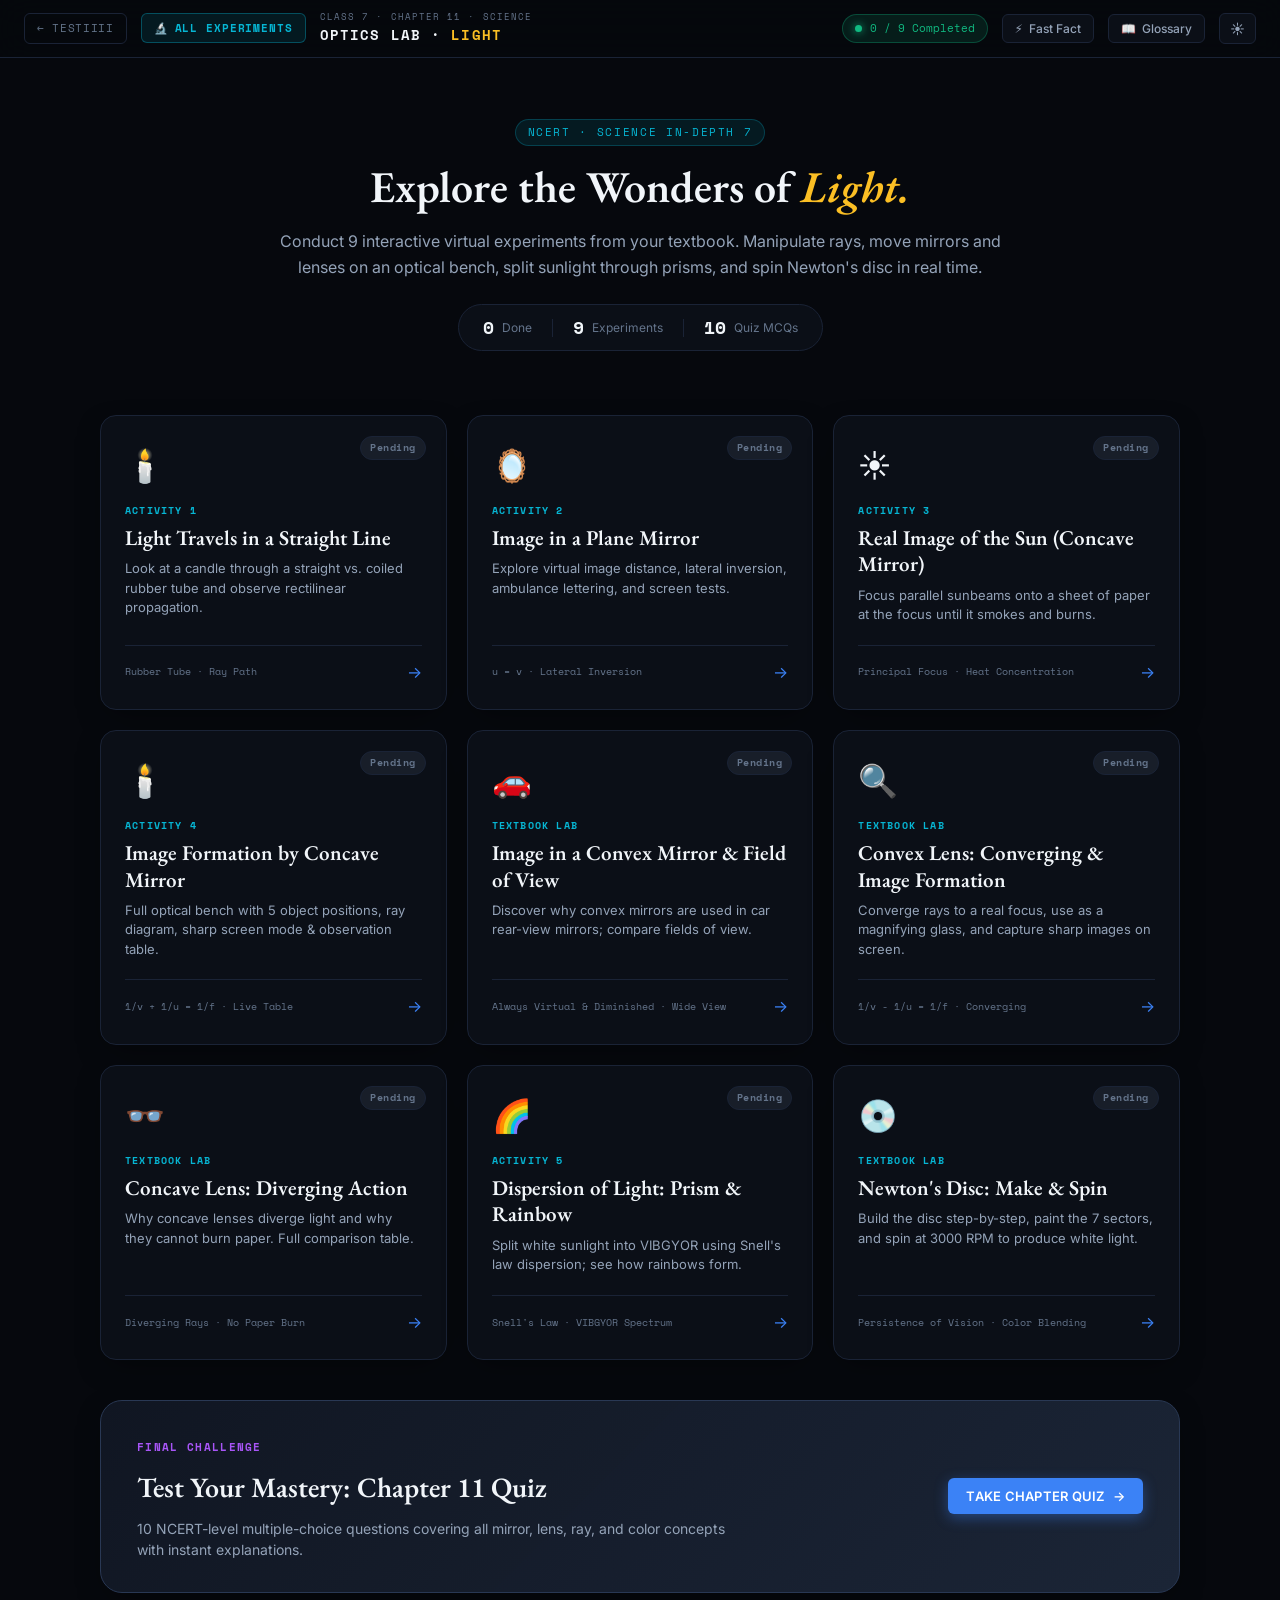
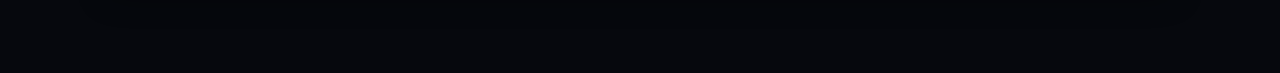
<file: light/index.html>
<!DOCTYPE html>
<html lang="en" data-theme="dark">
<head>
    <meta charset="UTF-8">
    <meta name="viewport" content="width=device-width, initial-scale=1.0, maximum-scale=1.0, user-scalable=no">
    <title>Optics Lab — Chapter 11: Light | Interactive Science Simulations</title>
    <meta name="description" content="Interactive physics simulations for Class 7 Science Chapter 11 'Light'. Virtual experiments on rectilinear propagation, plane mirrors, concave & convex mirrors, lenses, prism dispersion, and Newton's disc.">
    <link rel="preconnect" href="https://fonts.googleapis.com">
    <link rel="preconnect" href="https://fonts.gstatic.com" crossorigin>
    <link href="https://fonts.googleapis.com/css2?family=EB+Garamond:ital,wght@0,500;0,600;0,700;1,500;1,600&family=Inter:wght@400;500;600;700&family=Space+Mono:ital,wght@0,400;0,700;1,400&display=swap" rel="stylesheet">
    <link rel="stylesheet" href="style.css">
</head>
<body>

    <!-- TOP NAVIGATION -->
    <header class="optics-header">
        <div class="header-left">
            <a href="../index.html" class="nav-back-btn" title="Back to main platform">&larr; TESTIIII</a>
            <button class="nav-home-btn" id="btn-nav-home" title="Return to Experiments Hub">
                <span class="hub-icon">🔬</span>
                <span class="hub-text">ALL EXPERIMENTS</span>
            </button>
            <div class="header-title-box">
                <span class="header-badge">CLASS 7 &middot; CHAPTER 11 &middot; SCIENCE</span>
                <h1 class="header-title">OPTICS LAB &middot; <span>LIGHT</span></h1>
            </div>
        </div>

        <div class="header-right">
            <!-- Progress Pill -->
            <div class="progress-pill" id="global-progress-pill" title="Completed activities in this session">
                <span class="pill-dot"></span>
                <span id="progress-count-text">0 / 9 Completed</span>
            </div>

            <!-- Fast Fact Button -->
            <button class="header-tool-btn" id="btn-fast-facts" title="Quick Light Facts">
                <span>⚡</span>
                <span class="btn-tool-label">Fast Fact</span>
            </button>

            <!-- Glossary Button -->
            <button class="header-tool-btn" id="btn-glossary" title="Optics Glossary">
                <span>📖</span>
                <span class="btn-tool-label">Glossary</span>
            </button>

            <!-- Theme Toggle -->
            <button class="header-tool-btn theme-toggle" id="btn-theme-toggle" title="Toggle Light / Dark Mode" aria-label="Toggle theme">
                <span id="theme-icon">☀️</span>
            </button>
        </div>
    </header>

    <!-- MAIN VIEW CONTAINER -->
    <main class="optics-main" id="optics-app-root">

        <!-- ════════════════════════════════════════════════════════════════
             HOME VIEW: 9 ACTIVITY CARDS + CHAPTER QUIZ
             ════════════════════════════════════════════════════════════════ -->
        <section class="view-section active" id="view-hub">
            <div class="hub-hero">
                <div class="hero-badge">NCERT &middot; SCIENCE IN-DEPTH 7</div>
                <h2 class="hero-heading">Explore the Wonders of <em>Light.</em></h2>
                <p class="hero-subheading">
                    Conduct 9 interactive virtual experiments from your textbook. Manipulate rays, move mirrors and lenses on an optical bench, split sunlight through prisms, and spin Newton's disc in real time.
                </p>
                <div class="hero-stats-row">
                    <div class="stat-box">
                        <span class="stat-val" id="stat-completed">0</span>
                        <span class="stat-lbl">Done</span>
                    </div>
                    <div class="stat-divider"></div>
                    <div class="stat-box">
                        <span class="stat-val">9</span>
                        <span class="stat-lbl">Experiments</span>
                    </div>
                    <div class="stat-divider"></div>
                    <div class="stat-box">
                        <span class="stat-val">10</span>
                        <span class="stat-lbl">Quiz MCQs</span>
                    </div>
                </div>
            </div>

            <!-- CARDS GRID -->
            <div class="hub-grid" id="hub-cards-grid">
                <!-- Card 1 -->
                <div class="hub-card" data-sim="sim1" tabindex="0" role="button">
                    <div class="card-status" id="badge-sim1">Pending</div>
                    <div class="card-icon-wrap">🕯️</div>
                    <div class="card-tag">ACTIVITY 1</div>
                    <h3 class="card-title">Light Travels in a Straight Line</h3>
                    <p class="card-desc">Look at a candle through a straight vs. coiled rubber tube and observe rectilinear propagation.</p>
                    <div class="card-footer">
                        <span class="card-tech">Rubber Tube &middot; Ray Path</span>
                        <span class="card-arrow">&rarr;</span>
                    </div>
                </div>

                <!-- Card 2 -->
                <div class="hub-card" data-sim="sim2" tabindex="0" role="button">
                    <div class="card-status" id="badge-sim2">Pending</div>
                    <div class="card-icon-wrap">🪞</div>
                    <div class="card-tag">ACTIVITY 2</div>
                    <h3 class="card-title">Image in a Plane Mirror</h3>
                    <p class="card-desc">Explore virtual image distance, lateral inversion, ambulance lettering, and screen tests.</p>
                    <div class="card-footer">
                        <span class="card-tech">u = v &middot; Lateral Inversion</span>
                        <span class="card-arrow">&rarr;</span>
                    </div>
                </div>

                <!-- Card 3 -->
                <div class="hub-card" data-sim="sim3" tabindex="0" role="button">
                    <div class="card-status" id="badge-sim3">Pending</div>
                    <div class="card-icon-wrap">☀️</div>
                    <div class="card-tag">ACTIVITY 3</div>
                    <h3 class="card-title">Real Image of the Sun (Concave Mirror)</h3>
                    <p class="card-desc">Focus parallel sunbeams onto a sheet of paper at the focus until it smokes and burns.</p>
                    <div class="card-footer">
                        <span class="card-tech">Principal Focus &middot; Heat Concentration</span>
                        <span class="card-arrow">&rarr;</span>
                    </div>
                </div>

                <!-- Card 4 -->
                <div class="hub-card" data-sim="sim4" tabindex="0" role="button">
                    <div class="card-status" id="badge-sim4">Pending</div>
                    <div class="card-icon-wrap">🕯️</div>
                    <div class="card-tag">ACTIVITY 4</div>
                    <h3 class="card-title">Image Formation by Concave Mirror</h3>
                    <p class="card-desc">Full optical bench with 5 object positions, ray diagram, sharp screen mode & observation table.</p>
                    <div class="card-footer">
                        <span class="card-tech">1/v + 1/u = 1/f &middot; Live Table</span>
                        <span class="card-arrow">&rarr;</span>
                    </div>
                </div>

                <!-- Card 5 -->
                <div class="hub-card" data-sim="sim5" tabindex="0" role="button">
                    <div class="card-status" id="badge-sim5">Pending</div>
                    <div class="card-icon-wrap">🚗</div>
                    <div class="card-tag">TEXTBOOK LAB</div>
                    <h3 class="card-title">Image in a Convex Mirror & Field of View</h3>
                    <p class="card-desc">Discover why convex mirrors are used in car rear-view mirrors; compare fields of view.</p>
                    <div class="card-footer">
                        <span class="card-tech">Always Virtual & Diminished &middot; Wide View</span>
                        <span class="card-arrow">&rarr;</span>
                    </div>
                </div>

                <!-- Card 6 -->
                <div class="hub-card" data-sim="sim6" tabindex="0" role="button">
                    <div class="card-status" id="badge-sim6">Pending</div>
                    <div class="card-icon-wrap">🔍</div>
                    <div class="card-tag">TEXTBOOK LAB</div>
                    <h3 class="card-title">Convex Lens: Converging & Image Formation</h3>
                    <p class="card-desc">Converge rays to a real focus, use as a magnifying glass, and capture sharp images on screen.</p>
                    <div class="card-footer">
                        <span class="card-tech">1/v - 1/u = 1/f &middot; Converging</span>
                        <span class="card-arrow">&rarr;</span>
                    </div>
                </div>

                <!-- Card 7 -->
                <div class="hub-card" data-sim="sim7" tabindex="0" role="button">
                    <div class="card-status" id="badge-sim7">Pending</div>
                    <div class="card-icon-wrap">👓</div>
                    <div class="card-tag">TEXTBOOK LAB</div>
                    <h3 class="card-title">Concave Lens: Diverging Action</h3>
                    <p class="card-desc">Why concave lenses diverge light and why they cannot burn paper. Full comparison table.</p>
                    <div class="card-footer">
                        <span class="card-tech">Diverging Rays &middot; No Paper Burn</span>
                        <span class="card-arrow">&rarr;</span>
                    </div>
                </div>

                <!-- Card 8 -->
                <div class="hub-card" data-sim="sim8" tabindex="0" role="button">
                    <div class="card-status" id="badge-sim8">Pending</div>
                    <div class="card-icon-wrap">🌈</div>
                    <div class="card-tag">ACTIVITY 5</div>
                    <h3 class="card-title">Dispersion of Light: Prism & Rainbow</h3>
                    <p class="card-desc">Split white sunlight into VIBGYOR using Snell's law dispersion; see how rainbows form.</p>
                    <div class="card-footer">
                        <span class="card-tech">Snell's Law &middot; VIBGYOR Spectrum</span>
                        <span class="card-arrow">&rarr;</span>
                    </div>
                </div>

                <!-- Card 9 -->
                <div class="hub-card" data-sim="sim9" tabindex="0" role="button">
                    <div class="card-status" id="badge-sim9">Pending</div>
                    <div class="card-icon-wrap">💿</div>
                    <div class="card-tag">TEXTBOOK LAB</div>
                    <h3 class="card-title">Newton's Disc: Make & Spin</h3>
                    <p class="card-desc">Build the disc step-by-step, paint the 7 sectors, and spin at 3000 RPM to produce white light.</p>
                    <div class="card-footer">
                        <span class="card-tech">Persistence of Vision &middot; Color Blending</span>
                        <span class="card-arrow">&rarr;</span>
                    </div>
                </div>
            </div>

            <!-- CHAPTER QUIZ BANNER -->
            <div class="quiz-launch-banner">
                <div class="qlb-content">
                    <span class="qlb-badge">FINAL CHALLENGE</span>
                    <h3 class="qlb-title">Test Your Mastery: Chapter 11 Quiz</h3>
                    <p class="qlb-desc">10 NCERT-level multiple-choice questions covering all mirror, lens, ray, and color concepts with instant explanations.</p>
                </div>
                <button class="btn-primary-optics" id="btn-open-quiz">
                    <span>TAKE CHAPTER QUIZ</span> &rarr;
                </button>
            </div>
        </section>

        <!-- ════════════════════════════════════════════════════════════════
             SIMULATION 1: LIGHT TRAVELS IN A STRAIGHT LINE
             ════════════════════════════════════════════════════════════════ -->
        <section class="view-section" id="view-sim1">
            <div class="sim-container">
                <div class="sim-nav-bar">
                    <button class="btn-back-hub">&larr; All Activities</button>
                    <div class="sim-breadcrumbs">Activity 1 &middot; Rectilinear Propagation</div>
                    <button class="btn-next-sim" data-next="sim2">Next Activity &rarr;</button>
                </div>

                <!-- 1. Title + Aim -->
                <div class="sim-header-block">
                    <h2 class="sim-title">Activity 1: Light Travels in a Straight Line</h2>
                    <p class="sim-aim"><strong>Aim:</strong> To observe that light travels along a straight line path (rectilinear propagation) using a rubber tube and candle.</p>
                </div>

                <!-- Sub-tabs for Bonus Window Slit -->
                <div class="sim-subtabs">
                    <button class="subtab-btn active" data-subtab="sim1-tube">Experiment 1: Rubber Tube</button>
                    <button class="subtab-btn" data-subtab="sim1-slit">Bonus Demo: Window Slit & Sunbeam</button>
                </div>

                <!-- 2. Materials Required -->
                <div class="materials-box">
                    <span class="mat-label">Materials Required:</span>
                    <span class="mat-chip">🕯️ Lighted Candle</span>
                    <span class="mat-chip">〰️ Flexible Rubber Tube</span>
                    <span class="mat-chip">🪵 Table Stand</span>
                    <span class="mat-chip">👁️ Observer's Eye</span>
                </div>

                <!-- 3. Procedure Steps -->
                <div class="procedure-box">
                    <div class="proc-heading">Procedure:</div>
                    <ol class="proc-list" id="proc-list-sim1">
                        <li class="proc-step active" id="sim1-step1">1. Place the lighted candle on the table and align the rubber tube in a straight horizontal line.</li>
                        <li class="proc-step" id="sim1-step2">2. Look through the tube at the candle flame with one eye. Observe if light passes through.</li>
                        <li class="proc-step" id="sim1-step3">3. Drag the middle of the tube or click "Coil Tube" to bend it. Observe whether the flame is still visible.</li>
                    </ol>
                </div>

                <!-- 4. Interactive Canvas -->
                <div class="canvas-panel">
                    <div class="canvas-header-bar">
                        <span class="canvas-tag">INTERACTIVE OPTICAL STAGE</span>
                        <span class="canvas-hint">Drag the tube handle up or down to bend it!</span>
                    </div>
                    <div class="canvas-wrap">
                        <canvas id="canvas-sim1" width="840" height="360" aria-label="Rubber tube and candle simulation canvas"></canvas>
                    </div>
                </div>

                <!-- 5. Controls -->
                <div class="controls-panel">
                    <div class="control-group">
                        <label class="control-label">Tube Shape Preset:</label>
                        <div class="btn-group-segmented">
                            <button class="btn-seg active" id="sim1-btn-straight">Straight Tube</button>
                            <button class="btn-seg" id="sim1-btn-coiled">Coiled / Bent Tube</button>
                        </div>
                    </div>

                    <div class="control-group">
                        <label class="control-label" for="sim1-bend-slider">Tube Curvature: <span id="sim1-bend-val">0° (Straight)</span></label>
                        <input type="range" id="sim1-bend-slider" min="0" max="100" value="0" step="1" aria-label="Tube bend amount">
                    </div>

                    <div class="control-group">
                        <label class="control-label" for="sim1-candle-y">Candle Flame Height:</label>
                        <input type="range" id="sim1-candle-y" min="-40" max="40" value="0" step="1" aria-label="Candle flame height">
                    </div>

                    <button class="btn-reset-sim" id="sim1-btn-reset">Reset Setup</button>
                </div>

                <!-- 6. Live Observation Box -->
                <div class="observation-box">
                    <div class="obs-title"><span>👁️</span> Live Observation</div>
                    <div class="obs-content" id="sim1-observation">
                        The tube is perfectly straight. The light coming from the candle flame travels directly through the tube and is <strong>clearly visible</strong> to the observer's eye.
                    </div>
                </div>

                <!-- 7. Conclusion Box (unlocked after testing both states) -->
                <div class="conclusion-box locked" id="sim1-conclusion">
                    <div class="concl-header">
                        <span class="concl-icon">🏆</span>
                        <span class="concl-badge">SCIENTIFIC CONCLUSION</span>
                    </div>
                    <p class="concl-text">
                        <strong>Light travels along a straight line path.</strong> This fundamental property is called the <strong>rectilinear propagation of light</strong>. When the tube is bent or coiled, the light rays cannot turn or curve around the bend, so the flame is completely blocked.
                    </p>
                </div>

                <!-- 8. Check Yourself MCQs -->
                <div class="check-yourself-box" id="quiz-sim1">
                    <div class="cy-header">
                        <span>📝</span> Check Yourself (Activity 1)
                    </div>
                    <div class="mcq-card" data-answered="false">
                        <div class="mcq-question">Q1. What is the property of light traveling in a straight line called?</div>
                        <div class="mcq-options">
                            <button class="mcq-opt" data-correct="true">A. Rectilinear propagation</button>
                            <button class="mcq-opt" data-correct="false">B. Curvilinear refraction</button>
                            <button class="mcq-opt" data-correct="false">C. Lateral inversion</button>
                            <button class="mcq-opt" data-correct="false">D. Dispersion</button>
                        </div>
                        <div class="mcq-explanation hidden">Correct! "Rectilinear" comes from "recti" (straight) and "linear" (line). Light never bends on its own around an obstacle.</div>
                    </div>

                    <div class="mcq-card" data-answered="false">
                        <div class="mcq-question">Q2. Why could the student NOT see the flame through the coiled rubber tube?</div>
                        <div class="mcq-options">
                            <button class="mcq-opt" data-correct="false">A. The tube was made of rubber, which absorbs all light.</button>
                            <button class="mcq-opt" data-correct="true">B. Light travels only in straight lines and cannot turn around bends.</button>
                            <button class="mcq-opt" data-correct="false">C. The flame automatically went off.</button>
                            <button class="mcq-opt" data-correct="false">D. The eye lost its sight.</button>
                        </div>
                        <div class="mcq-explanation hidden">Correct! Because light cannot curve around obstacles, the rays strike the inner opaque wall of the bend and are absorbed.</div>
                    </div>
                </div>
            </div>
        </section>

        <!-- ════════════════════════════════════════════════════════════════
             SIMULATION 2: IMAGE FORMED BY A PLANE MIRROR
             ════════════════════════════════════════════════════════════════ -->
        <section class="view-section" id="view-sim2">
            <div class="sim-container">
                <div class="sim-nav-bar">
                    <button class="btn-back-hub">&larr; All Activities</button>
                    <div class="sim-breadcrumbs">Activity 2 &middot; Plane Mirror Reflection</div>
                    <button class="btn-next-sim" data-next="sim3">Next Activity &rarr;</button>
                </div>

                <!-- 1. Title + Aim -->
                <div class="sim-header-block">
                    <h2 class="sim-title">Activity 2: Image Formed by a Plane Mirror</h2>
                    <p class="sim-aim"><strong>Aim:</strong> To investigate the characteristics of the image formed by a plane mirror: object vs. image distance, virtual nature on a screen, and lateral inversion.</p>
                </div>

                <!-- Sub-tabs for Lateral Inversion and Water Reflection -->
                <div class="sim-subtabs">
                    <button class="subtab-btn active" data-subtab="sim2-distance">Experiment: Object & Image Distance</button>
                    <button class="subtab-btn" data-subtab="sim2-lateral">Lateral Inversion & Ambulance</button>
                    <button class="subtab-btn" data-subtab="sim2-water">Reflection in Water (Vertical)</button>
                </div>

                <!-- 2. Materials Required -->
                <div class="materials-box">
                    <span class="mat-label">Materials Required:</span>
                    <span class="mat-chip">🪞 Vertical Plane Mirror</span>
                    <span class="mat-chip">🕯️ Lighted Candle (Object)</span>
                    <span class="mat-chip">📏 Centimeter Ruler</span>
                    <span class="mat-chip">📄 Cardboard Screen</span>
                </div>

                <!-- 3. Procedure Steps -->
                <div class="procedure-box">
                    <div class="proc-heading">Procedure:</div>
                    <ol class="proc-list" id="proc-list-sim2">
                        <li class="proc-step active" id="sim2-step1">1. Place the candle in front of the mirror. Observe the image formed behind the mirror.</li>
                        <li class="proc-step" id="sim2-step2">2. Drag the candle closer and further away. Compare object distance (u) with image distance (v).</li>
                        <li class="proc-step" id="sim2-step3">3. Drag the paper screen behind the mirror to test if the image can be caught on a screen.</li>
                    </ol>
                </div>

                <!-- 4. Interactive Canvas -->
                <div class="canvas-panel">
                    <div class="canvas-header-bar">
                        <span class="canvas-tag">OPTICAL BENCH &middot; PLANE MIRROR</span>
                        <span class="canvas-hint">Drag the candle horizontally to change distance!</span>
                    </div>
                    <div class="canvas-wrap">
                        <canvas id="canvas-sim2" width="840" height="380" aria-label="Plane mirror ray diagram canvas"></canvas>
                    </div>
                </div>

                <!-- Live Metrics Bar -->
                <div class="metrics-grid">
                    <div class="metric-card">
                        <span class="metric-lbl">Object Distance (u)</span>
                        <span class="metric-val" id="sim2-u-val">30.0 cm</span>
                    </div>
                    <div class="metric-card">
                        <span class="metric-lbl">Image Distance (v)</span>
                        <span class="metric-val" id="sim2-v-val">30.0 cm</span>
                    </div>
                    <div class="metric-card">
                        <span class="metric-lbl">Object Height (hₒ)</span>
                        <span class="metric-val" id="sim2-ho-val">8.0 cm</span>
                    </div>
                    <div class="metric-card">
                        <span class="metric-lbl">Image Height (hᵢ)</span>
                        <span class="metric-val" id="sim2-hi-val">8.0 cm</span>
                    </div>
                </div>

                <!-- 5. Controls -->
                <div class="controls-panel">
                    <div class="control-group">
                        <label class="control-label" for="sim2-u-slider">Candle Distance: <span id="sim2-u-slider-val">30 cm</span></label>
                        <input type="range" id="sim2-u-slider" min="10" max="65" value="30" step="1">
                    </div>

                    <div class="control-group">
                        <label class="control-label" for="sim2-screen-x">Screen Position: <span id="sim2-screen-val">Behind Mirror (+25 cm)</span></label>
                        <input type="range" id="sim2-screen-x" min="5" max="65" value="30" step="1">
                    </div>

                    <div class="control-group">
                        <label class="control-label">Cardboard Screen Mode:</label>
                        <div class="btn-group-segmented">
                            <button class="btn-seg active" id="sim2-btn-screen-on">Place Screen Behind Mirror</button>
                            <button class="btn-seg" id="sim2-btn-screen-off">Remove Screen</button>
                        </div>
                    </div>

                    <button class="btn-reset-sim" id="sim2-btn-reset">Reset Mirror</button>
                </div>

                <!-- 6. Live Observation Box -->
                <div class="observation-box">
                    <div class="obs-title"><span>👁️</span> Live Observation</div>
                    <div class="obs-content" id="sim2-observation">
                        Image is formed behind the mirror at exactly the same distance as the candle in front (<strong>u = v = 30 cm</strong>). The image is erect, of identical size, and cannot be captured on the cardboard screen placed behind the mirror.
                    </div>
                </div>

                <!-- 7. Conclusion Box -->
                <div class="conclusion-box locked" id="sim2-conclusion">
                    <div class="concl-header">
                        <span class="concl-icon">🏆</span>
                        <span class="concl-badge">SCIENTIFIC CONCLUSION</span>
                    </div>
                    <p class="concl-text">
                        The image formed by a plane mirror is always <strong>erect (upright)</strong>, <strong>virtual</strong> (cannot be obtained on a screen), of the <strong>same size as the object</strong>, and formed at the <strong>same distance behind the mirror</strong> as the object is in front of it. In addition, the image is <strong>laterally inverted</strong> (left becomes right and right becomes left).
                    </p>
                </div>

                <!-- 8. Check Yourself MCQs -->
                <div class="check-yourself-box" id="quiz-sim2">
                    <div class="cy-header"><span>📝</span> Check Yourself (Activity 2)</div>
                    <div class="mcq-card" data-answered="false">
                        <div class="mcq-question">Q1. An object is placed 35 cm in front of a plane mirror. What is the distance between the object and its image?</div>
                        <div class="mcq-options">
                            <button class="mcq-opt" data-correct="false">A. 35 cm</button>
                            <button class="mcq-opt" data-correct="true">B. 70 cm</button>
                            <button class="mcq-opt" data-correct="false">C. 0 cm</button>
                            <button class="mcq-opt" data-correct="false">D. 17.5 cm</button>
                        </div>
                        <div class="mcq-explanation hidden">Correct! The image is 35 cm behind the mirror. Total distance from object to image = 35 cm + 35 cm = 70 cm.</div>
                    </div>

                    <div class="mcq-card" data-answered="false">
                        <div class="mcq-question">Q2. Why is the word AMBULANCE painted as 'ƎƆИAJUᗺMA' on the front of emergency vehicles?</div>
                        <div class="mcq-options">
                            <button class="mcq-opt" data-correct="false">A. To look stylish and modern</button>
                            <button class="mcq-opt" data-correct="true">B. Due to lateral inversion, drivers ahead see it upright as 'AMBULANCE' in their rear-view mirror</button>
                            <button class="mcq-opt" data-correct="false">C. Because printers print it reversed by mistake</button>
                            <button class="mcq-opt" data-correct="false">D. It is written in a foreign language</button>
                        </div>
                        <div class="mcq-explanation hidden">Correct! A plane mirror laterally inverts left and right, so the pre-inverted lettering is seen right-side-up and easily readable by preceding drivers.</div>
                    </div>
                </div>
            </div>
        </section>

        <!-- ════════════════════════════════════════════════════════════════
             SIMULATION 3: REAL IMAGE OF SUN BY CONCAVE MIRROR
             ════════════════════════════════════════════════════════════════ -->
        <section class="view-section" id="view-sim3">
            <div class="sim-container">
                <div class="sim-nav-bar">
                    <button class="btn-back-hub">&larr; All Activities</button>
                    <div class="sim-breadcrumbs">Activity 3 &middot; Concave Mirror Focus & Solar Burning</div>
                    <button class="btn-next-sim" data-next="sim4">Next Activity &rarr;</button>
                </div>

                <!-- 1. Title + Aim -->
                <div class="sim-header-block">
                    <h2 class="sim-title">Activity 3: Real Image of the Sun by a Concave Mirror</h2>
                    <p class="sim-aim"><strong>Aim:</strong> To obtain a real image of the distant Sun on a sheet of paper using a concave mirror and observe solar energy concentration at the focus.</p>
                </div>

                <!-- 2. Materials Required -->
                <div class="materials-box">
                    <span class="mat-label">Materials Required:</span>
                    <span class="mat-chip">☀️ Parallel Sunbeams</span>
                    <span class="mat-chip">🔘 Concave Mirror on Stand</span>
                    <span class="mat-chip">📄 Sheet of Paper (Screen)</span>
                    <span class="mat-chip">📏 Ruler (Focal Scale)</span>
                </div>

                <!-- 3. Procedure Steps -->
                <div class="procedure-box">
                    <div class="proc-heading">Procedure:</div>
                    <ol class="proc-list" id="proc-list-sim3">
                        <li class="proc-step active" id="sim3-step1">1. Point the concave mirror towards the distant Sun so parallel sunlight rays hit its reflective curved surface.</li>
                        <li class="proc-step" id="sim3-step2">2. Move the paper sheet back and forth along the axis until you get the smallest, sharpest, and brightest spot.</li>
                        <li class="proc-step" id="sim3-step3">3. Hold the paper steadily at this point (the principal focus) for 3-5 seconds and watch for smoke!</li>
                    </ol>
                </div>

                <!-- 4. Interactive Canvas -->
                <div class="canvas-panel">
                    <div class="canvas-header-bar">
                        <span class="canvas-tag">SUNLIGHT CONVERGENCE &middot; PRINCIPAL FOCUS</span>
                        <span class="canvas-hint">Drag the paper to Focus F (20 cm) and hold steady!</span>
                    </div>
                    <div class="canvas-wrap">
                        <canvas id="canvas-sim3" width="840" height="380" aria-label="Sunlight converging through concave mirror canvas"></canvas>
                    </div>
                </div>

                <!-- Live Metrics Bar -->
                <div class="metrics-grid">
                    <div class="metric-card">
                        <span class="metric-lbl">Paper Distance from Mirror</span>
                        <span class="metric-val" id="sim3-pos-val">32.0 cm</span>
                    </div>
                    <div class="metric-card">
                        <span class="metric-lbl">Focal Length (f)</span>
                        <span class="metric-val">20.0 cm</span>
                    </div>
                    <div class="metric-card">
                        <span class="metric-lbl">Spot Brightness & Heat</span>
                        <span class="metric-val" id="sim3-heat-val">35% (Warm)</span>
                    </div>
                    <div class="metric-card">
                        <span class="metric-lbl">Hold Time at Focus</span>
                        <span class="metric-val" id="sim3-timer-val">0.0 s</span>
                    </div>
                </div>

                <!-- 5. Controls -->
                <div class="controls-panel">
                    <div class="control-group">
                        <label class="control-label" for="sim3-paper-slider">Paper Position: <span id="sim3-slider-pos-val">32 cm</span></label>
                        <input type="range" id="sim3-paper-slider" min="5" max="45" value="32" step="0.5">
                    </div>

                    <div class="control-group">
                        <label class="control-label" for="sim3-hold-slider">Time Held Steady: <span id="sim3-slider-hold-val">0 s</span></label>
                        <input type="range" id="sim3-hold-slider" min="0" max="6" value="0" step="0.2">
                    </div>

                    <div class="control-group">
                        <button class="btn-primary-optics" id="sim3-btn-snap-focus">Snap Paper to Focus (20 cm)</button>
                    </div>

                    <button class="btn-reset-sim" id="sim3-btn-reset">Reset Experiment</button>
                </div>

                <!-- 6. Live Observation Box -->
                <div class="observation-box">
                    <div class="obs-title"><span>👁️</span> Live Observation</div>
                    <div class="obs-content" id="sim3-observation">
                        The paper is at 32 cm. The reflected sunrays form a wide, blurry circle of light. The heat is dispersed and the paper remains safe.
                    </div>
                </div>

                <!-- 7. Conclusion Box -->
                <div class="conclusion-box locked" id="sim3-conclusion">
                    <div class="concl-header">
                        <span class="concl-icon">🏆</span>
                        <span class="concl-badge">SCIENTIFIC CONCLUSION</span>
                    </div>
                    <p class="concl-text">
                        The sharp, bright spot of light is the <strong>real image of the Sun</strong> formed at the <strong>principal focus (F)</strong> of the concave mirror. Because it can be received on a paper screen, it is a <strong>REAL image</strong>. The concentrated solar heat gathered from the entire mirror surface into a tiny pinpoint causes the paper to smoke and catch fire.
                    </p>
                </div>

                <!-- 8. Check Yourself MCQs -->
                <div class="check-yourself-box" id="quiz-sim3">
                    <div class="cy-header"><span>📝</span> Check Yourself (Activity 3)</div>
                    <div class="mcq-card" data-answered="false">
                        <div class="mcq-question">Q1. Why does the paper start burning only when placed at the focus of the concave mirror?</div>
                        <div class="mcq-options">
                            <button class="mcq-opt" data-correct="true">A. All parallel sunrays are converged to a single tiny point, concentrating enormous heat energy.</button>
                            <button class="mcq-opt" data-correct="false">B. The mirror produces sparks of fire by itself.</button>
                            <button class="mcq-opt" data-correct="false">C. The paper chemically reacts with the glass.</button>
                            <button class="mcq-opt" data-correct="false">D. The distance is too short for air to cool the paper.</button>
                        </div>
                        <div class="mcq-explanation hidden">Correct! A concave mirror is a converging mirror. It focuses sunlight from its entire aperture onto the tiny focal spot.</div>
                    </div>

                    <div class="mcq-card" data-answered="false">
                        <div class="mcq-question">Q2. An image that can be formed and captured on a physical screen is called a:</div>
                        <div class="mcq-options">
                            <button class="mcq-opt" data-correct="true">A. Real image</button>
                            <button class="mcq-opt" data-correct="false">B. Virtual image</button>
                            <button class="mcq-opt" data-correct="false">C. Lateral image</button>
                            <button class="mcq-opt" data-correct="false">D. Imaginary image</button>
                        </div>
                        <div class="mcq-explanation hidden">Correct! By definition in physics, an image formed by actual intersecting rays that can be caught on a screen is a Real Image.</div>
                    </div>
                </div>
            </div>
        </section>

        <!-- ════════════════════════════════════════════════════════════════
             SIMULATION 4: IMAGE FORMED BY A CONCAVE MIRROR (OPTICAL BENCH)
             ════════════════════════════════════════════════════════════════ -->
        <section class="view-section" id="view-sim4">
            <div class="sim-container">
                <div class="sim-nav-bar">
                    <button class="btn-back-hub">&larr; All Activities</button>
                    <div class="sim-breadcrumbs">Activity 4 &middot; Concave Mirror Optical Bench</div>
                    <button class="btn-next-sim" data-next="sim5">Next Activity &rarr;</button>
                </div>

                <!-- 1. Title + Aim -->
                <div class="sim-header-block">
                    <h2 class="sim-title">Activity 4: Image Formed by a Concave Mirror</h2>
                    <p class="sim-aim"><strong>Aim:</strong> To observe the nature, position, and relative size of the image formed by a concave mirror for different positions of the object, and verify with a screen and observation table.</p>
                </div>

                <!-- 2. Materials Required -->
                <div class="materials-box">
                    <span class="mat-label">Materials Required:</span>
                    <span class="mat-chip">🔘 Concave Mirror on Stand (f = 15 cm)</span>
                    <span class="mat-chip">🕯️ Lighted Candle (Object)</span>
                    <span class="mat-chip">📄 White Paper Screen</span>
                    <span class="mat-chip">📏 Optical Bench (0–100 cm scale)</span>
                </div>

                <!-- 3. Procedure Steps -->
                <div class="procedure-box">
                    <div class="proc-heading">Procedure:</div>
                    <ol class="proc-list" id="proc-list-sim4">
                        <li class="proc-step active" id="sim4-step1">1. Fix the concave mirror at 85 cm on the bench. Mark Focus F (15 cm away) and Center of Curvature C (30 cm away).</li>
                        <li class="proc-step" id="sim4-step2">2. Place candle at 50 cm from mirror (beyond C). Adjust the paper screen until a sharp inverted flame appears.</li>
                        <li class="proc-step" id="sim4-step3">3. Move the candle to: At C (30 cm), Between C & F (20 cm), At F (15 cm), and Inside F (10 cm). Record each reading!</li>
                    </ol>
                </div>

                <!-- 4. Interactive Canvas -->
                <div class="canvas-panel">
                    <div class="canvas-header-bar">
                        <span class="canvas-tag">OPTICAL BENCH RAY DIAGRAM (1/v + 1/u = 1/f)</span>
                        <span class="canvas-hint">Drag candle or screen along the optical bench!</span>
                    </div>
                    <div class="canvas-wrap">
                        <canvas id="canvas-sim4" width="840" height="400" aria-label="Concave mirror optical bench ray diagram canvas"></canvas>
                    </div>
                </div>

                <!-- Live Metrics Bar -->
                <div class="metrics-grid">
                    <div class="metric-card">
                        <span class="metric-lbl">Object Distance (u)</span>
                        <span class="metric-val" id="sim4-u-val">50.0 cm</span>
                    </div>
                    <div class="metric-card">
                        <span class="metric-lbl">Image Distance (v)</span>
                        <span class="metric-val" id="sim4-v-val">21.4 cm</span>
                    </div>
                    <div class="metric-card">
                        <span class="metric-lbl">Magnification (m)</span>
                        <span class="metric-val" id="sim4-m-val">-0.43</span>
                    </div>
                    <div class="metric-card">
                        <span class="metric-lbl">Image Nature</span>
                        <span class="metric-val" id="sim4-nature-val">Real, Inverted, Smaller</span>
                    </div>
                </div>

                <!-- 5. Controls -->
                <div class="controls-panel">
                    <div class="control-group">
                        <label class="control-label" for="sim4-u-slider">Object Distance (u): <span id="sim4-u-slider-val">50 cm</span></label>
                        <input type="range" id="sim4-u-slider" min="6" max="70" value="50" step="0.5">
                    </div>

                    <div class="control-group">
                        <label class="control-label" for="sim4-f-slider">Focal Length (f): <span id="sim4-f-val">15 cm (C = 30 cm)</span></label>
                        <input type="range" id="sim4-f-slider" min="10" max="20" value="15" step="1">
                    </div>

                    <div class="control-group">
                        <label class="control-label" for="sim4-screen-slider">Screen Position: <span id="sim4-screen-slider-val">21.4 cm (In Focus!)</span></label>
                        <input type="range" id="sim4-screen-slider" min="5" max="80" value="21.4" step="0.5">
                    </div>

                    <div class="control-group">
                        <label class="control-label">Quick Position Presets:</label>
                        <div class="btn-group-presets">
                            <button class="btn-preset" data-u="50">Beyond C (50cm)</button>
                            <button class="btn-preset" data-u="30">At C (30cm)</button>
                            <button class="btn-preset" data-u="20">Between C & F (20cm)</button>
                            <button class="btn-preset" data-u="15">At F (15cm)</button>
                            <button class="btn-preset" data-u="10">Inside F (10cm)</button>
                        </div>
                    </div>

                    <div class="control-group btn-row-actions">
                        <button class="btn-primary-optics" id="sim4-btn-snap-screen">Auto-Align Screen to Sharp Image</button>
                        <button class="btn-accent-optics" id="sim4-btn-record">📋 Record this Reading in Table</button>
                        <button class="btn-reset-sim" id="sim4-btn-reset">Reset Setup</button>
                    </div>
                </div>

                <!-- 6. Live Observation Box -->
                <div class="observation-box">
                    <div class="obs-title"><span>👁️</span> Live Observation</div>
                    <div class="obs-content" id="sim4-observation">
                        At u = 50 cm (Beyond C), a <strong>real, inverted, and diminished (smaller)</strong> image is formed at v = 21.4 cm between C and F. The screen captures a crisp inverted flame.
                    </div>
                </div>

                <!-- OBSERVATION TABLE (FROM TEXTBOOK) -->
                <div class="table-container">
                    <div class="table-header">
                        <span class="table-title">📖 Textbook Observation Table (Concave Mirror)</span>
                        <span class="table-badge" id="sim4-table-count">1 of 5 Readings Recorded</span>
                    </div>
                    <div class="table-responsive">
                        <table class="obs-table" id="sim4-table">
                            <thead>
                                <tr>
                                    <th>S.No.</th>
                                    <th>Distance of object (u)</th>
                                    <th>Smaller than object</th>
                                    <th>Larger than object</th>
                                    <th>Inverted / Erect</th>
                                    <th>Real / Virtual</th>
                                </tr>
                            </thead>
                            <tbody id="sim4-table-body">
                                <tr>
                                    <td>1</td>
                                    <td>50 cm (Beyond C)</td>
                                    <td>✓ Yes (Smaller)</td>
                                    <td>—</td>
                                    <td>Inverted</td>
                                    <td>Real</td>
                                </tr>
                            </tbody>
                        </table>
                    </div>
                </div>

                <!-- 7. Conclusion Box -->
                <div class="conclusion-box locked" id="sim4-conclusion">
                    <div class="concl-header">
                        <span class="concl-icon">🏆</span>
                        <span class="concl-badge">SCIENTIFIC CONCLUSION</span>
                    </div>
                    <p class="concl-text">
                        <strong>The image formed by a concave mirror can be smaller or larger, real or virtual, and erect or inverted</strong>, depending strictly on the distance of the object from the mirror! When the object is far away (beyond F), the image is real and inverted. When the object is placed very close (inside focus F), the image becomes <strong>virtual, erect, and magnified</strong>.
                    </p>
                </div>

                <!-- Applications / Info Panel -->
                <div class="info-accordion">
                    <div class="info-acc-title">💡 Important Practical Uses of Concave Mirrors</div>
                    <div class="info-acc-content">
                        <div class="uses-grid">
                            <div class="use-card">
                                <span class="use-icon">🦷</span>
                                <strong>Dentist's Mirror:</strong> When held close to a tooth (inside F), it produces an erect and magnified image of teeth.
                            </div>
                            <div class="use-card">
                                <span class="use-icon">🔦</span>
                                <strong>Torches & Headlights:</strong> The bulb is placed at focus F, producing a powerful, parallel beam of light.
                            </div>
                            <div class="use-card">
                                <span class="use-icon">🪒</span>
                                <strong>Shaving / Makeup Mirror:</strong> Provides an enlarged upright view of the face when held close.
                            </div>
                            <div class="use-card">
                                <span class="use-icon">☀️</span>
                                <strong>Solar Furnaces:</strong> Huge concave mirrors concentrate sunlight at the focus to produce intense temperatures (>1000°C).
                            </div>
                        </div>
                    </div>
                </div>

                <!-- 8. Check Yourself MCQs -->
                <div class="check-yourself-box" id="quiz-sim4">
                    <div class="cy-header"><span>📝</span> Check Yourself (Activity 4)</div>
                    <div class="mcq-card" data-answered="false">
                        <div class="mcq-question">Q1. If an object is placed at the center of curvature (C = 30 cm) of a concave mirror (f = 15 cm), where is the image formed?</div>
                        <div class="mcq-options">
                            <button class="mcq-opt" data-correct="true">A. At C (30 cm), same size, real and inverted</button>
                            <button class="mcq-opt" data-correct="false">B. At F (15 cm), highly diminished</button>
                            <button class="mcq-opt" data-correct="false">C. Behind the mirror, virtual and erect</button>
                            <button class="mcq-opt" data-correct="false">D. At infinity</button>
                        </div>
                        <div class="mcq-explanation hidden">Correct! For an object at C, 1/v = 1/f - 1/u = 1/15 - 1/30 = 1/30, so v = 30 cm (at C), m = -1 (equal size).</div>
                    </div>

                    <div class="mcq-card" data-answered="false">
                        <div class="mcq-question">Q2. When a dentist holds a concave mirror very close to a tooth (inside focal length F), the image is:</div>
                        <div class="mcq-options">
                            <button class="mcq-opt" data-correct="true">A. Virtual, erect, and magnified</button>
                            <button class="mcq-opt" data-correct="false">B. Real, inverted, and diminished</button>
                            <button class="mcq-opt" data-correct="false">C. Real, inverted, and magnified</button>
                            <button class="mcq-opt" data-correct="false">D. Upside down and blurred</button>
                        </div>
                        <div class="mcq-explanation hidden">Correct! When u &lt; f, the reflected rays diverge and appear to meet behind the mirror, creating a virtual, upright, and magnified image.</div>
                    </div>
                </div>
            </div>
        </section>

        <!-- ════════════════════════════════════════════════════════════════
             SIMULATION 5: CONVEX MIRROR (WIDE FIELD OF VIEW)
             ════════════════════════════════════════════════════════════════ -->
        <section class="view-section" id="view-sim5">
            <div class="sim-container">
                <div class="sim-nav-bar">
                    <button class="btn-back-hub">&larr; All Activities</button>
                    <div class="sim-breadcrumbs">Activity &middot; Convex Mirror & Field of View</div>
                    <button class="btn-next-sim" data-next="sim6">Next Activity &rarr;</button>
                </div>

                <!-- 1. Title + Aim -->
                <div class="sim-header-block">
                    <h2 class="sim-title">Convex Mirror: Image Formation & Field of View</h2>
                    <p class="sim-aim"><strong>Aim:</strong> To repeat the optical bench activity with a convex mirror, verify that the image is always virtual, erect, and diminished, and compare its wide field of view with a plane mirror.</p>
                </div>

                <!-- Sub-tabs for Field of View comparison and 5 Differences table -->
                <div class="sim-subtabs">
                    <button class="subtab-btn active" data-subtab="sim5-bench">Optical Bench & Table</button>
                    <button class="subtab-btn" data-subtab="sim5-fov">Field of View: Convex vs Plane Mirror</button>
                    <button class="subtab-btn" data-subtab="sim5-diff">5 Differences: Concave vs Convex</button>
                </div>

                <!-- 2. Materials Required -->
                <div class="materials-box">
                    <span class="mat-label">Materials Required:</span>
                    <span class="mat-chip">🔘 Convex Mirror on Stand</span>
                    <span class="mat-chip">🕯️ Candle (Object)</span>
                    <span class="mat-chip">📄 Paper Screen</span>
                    <span class="mat-chip">🚗 Traffic Street Scene</span>
                </div>

                <!-- 3. Procedure Steps -->
                <div class="procedure-box">
                    <div class="proc-heading">Procedure:</div>
                    <ol class="proc-list" id="proc-list-sim5">
                        <li class="proc-step active" id="sim5-step1">1. Place the convex mirror on the bench. Focus F lies virtually behind the reflective bulging surface.</li>
                        <li class="proc-step" id="sim5-step2">2. Move the candle along the axis from 60 cm to 10 cm. Note the nature and size of the image.</li>
                        <li class="proc-step" id="sim5-step3">3. Place a screen in front of and behind the mirror to test if an image can ever be caught.</li>
                    </ol>
                </div>

                <!-- 4. Interactive Canvas -->
                <div class="canvas-panel">
                    <div class="canvas-header-bar">
                        <span class="canvas-tag">CONVEX MIRROR DIVERGING RAY DIAGRAM</span>
                        <span class="canvas-hint">Drag candle to see image form behind the mirror!</span>
                    </div>
                    <div class="canvas-wrap">
                        <canvas id="canvas-sim5" width="840" height="380" aria-label="Convex mirror ray diagram canvas"></canvas>
                    </div>
                </div>

                <!-- Live Metrics Bar -->
                <div class="metrics-grid">
                    <div class="metric-card">
                        <span class="metric-lbl">Object Distance (u)</span>
                        <span class="metric-val" id="sim5-u-val">35.0 cm</span>
                    </div>
                    <div class="metric-card">
                        <span class="metric-lbl">Virtual Image Dist (v)</span>
                        <span class="metric-val" id="sim5-v-val">10.5 cm</span>
                    </div>
                    <div class="metric-card">
                        <span class="metric-lbl">Magnification (m)</span>
                        <span class="metric-val" id="sim5-m-val">+0.30</span>
                    </div>
                    <div class="metric-card">
                        <span class="metric-lbl">Image Properties</span>
                        <span class="metric-val">Virtual, Erect, Diminished</span>
                    </div>
                </div>

                <!-- 5. Controls -->
                <div class="controls-panel">
                    <div class="control-group">
                        <label class="control-label" for="sim5-u-slider">Candle Distance (u): <span id="sim5-u-slider-val">35 cm</span></label>
                        <input type="range" id="sim5-u-slider" min="10" max="65" value="35" step="1">
                    </div>

                    <div class="control-group">
                        <label class="control-label" for="sim5-screen-slider">Test Screen Position:</label>
                        <input type="range" id="sim5-screen-slider" min="5" max="60" value="25" step="1">
                    </div>

                    <div class="control-group btn-row-actions">
                        <button class="btn-accent-optics" id="sim5-btn-record">📋 Record Reading in Table</button>
                        <button class="btn-reset-sim" id="sim5-btn-reset">Reset Setup</button>
                    </div>
                </div>

                <!-- 6. Live Observation Box -->
                <div class="observation-box">
                    <div class="obs-title"><span>👁️</span> Live Observation</div>
                    <div class="obs-content" id="sim5-observation">
                        At u = 35 cm, the image is formed behind the mirror at v = 10.5 cm. It is <strong>virtual, upright (erect), and diminished (smaller)</strong>. No image can be caught on the screen.
                    </div>
                </div>

                <!-- Observation Table -->
                <div class="table-container">
                    <div class="table-header">
                        <span class="table-title">📖 Observation Table (Convex Mirror)</span>
                        <span class="table-badge" id="sim5-table-count">1 of 4 Readings Recorded</span>
                    </div>
                    <div class="table-responsive">
                        <table class="obs-table" id="sim5-table">
                            <thead>
                                <tr>
                                    <th>S.No.</th>
                                    <th>Distance of object</th>
                                    <th>Smaller / Larger</th>
                                    <th>Inverted / Erect</th>
                                    <th>Real / Virtual</th>
                                </tr>
                            </thead>
                            <tbody id="sim5-table-body">
                                <tr>
                                    <td>1</td>
                                    <td>35 cm</td>
                                    <td>Smaller (Diminished)</td>
                                    <td>Erect</td>
                                    <td>Virtual</td>
                                </tr>
                            </tbody>
                        </table>
                    </div>
                </div>

                <!-- 7. Conclusion Box -->
                <div class="conclusion-box locked" id="sim5-conclusion">
                    <div class="concl-header">
                        <span class="concl-icon">🏆</span>
                        <span class="concl-badge">SCIENTIFIC CONCLUSION</span>
                    </div>
                    <p class="concl-text">
                        <strong>Whatever the position of the object</strong>, the image formed by a convex mirror is <strong>always virtual, erect, and smaller than the object</strong>. Because it forms miniature upright images over a very broad angular sweep, convex mirrors provide a much <strong>wider field of view</strong> than plane mirrors of the same size.
                    </p>
                </div>

                <!-- Practical Uses Grid -->
                <div class="info-accordion">
                    <div class="info-acc-title">🚗 Key Uses of Convex Mirrors</div>
                    <div class="info-acc-content">
                        <div class="uses-grid">
                            <div class="use-card">
                                <span class="use-icon">🚙</span>
                                <strong>Vehicle Rear-View Mirrors:</strong> Gives drivers a wide panorama of traffic behind with upright (though diminished) images.
                            </div>
                            <div class="use-card">
                                <span class="use-icon">↩️</span>
                                <strong>Blind Turns & Hairpin Bends:</strong> Mounted on steep roads and parking ramps to let drivers see oncoming vehicles around blind corners.
                            </div>
                            <div class="use-card">
                                <span class="use-icon">🏪</span>
                                <strong>Supermarket & ATM Security:</strong> Lets shopkeepers and ATM users see a wide area behind them with a single dome mirror.
                            </div>
                        </div>
                    </div>
                </div>

                <!-- 8. Check Yourself MCQs -->
                <div class="check-yourself-box" id="quiz-sim5">
                    <div class="cy-header"><span>📝</span> Check Yourself (Convex Mirror)</div>
                    <div class="mcq-card" data-answered="false">
                        <div class="mcq-question">Q1. Why are convex mirrors preferred as rear-view mirrors in cars?</div>
                        <div class="mcq-options">
                            <button class="mcq-opt" data-correct="true">A. They always form erect, diminished images giving a much wider field of view.</button>
                            <button class="mcq-opt" data-correct="false">B. They form magnified real images on the windshield.</button>
                            <button class="mcq-opt" data-correct="false">C. They make vehicles look colorful.</button>
                            <button class="mcq-opt" data-correct="false">D. They invert the headlights of cars behind.</button>
                        </div>
                        <div class="mcq-explanation hidden">Correct! The convex curved surface bulges outwards, capturing rays from a wider cone so drivers can see multiple lanes of traffic.</div>
                    </div>

                    <div class="mcq-card" data-answered="false">
                        <div class="mcq-question">Q2. Can a convex mirror ever form a real, inverted image of an object?</div>
                        <div class="mcq-options">
                            <button class="mcq-opt" data-correct="false">A. Yes, when the object is at focus</button>
                            <button class="mcq-opt" data-correct="true">B. No, it always forms a virtual and erect image regardless of distance</button>
                            <button class="mcq-opt" data-correct="false">C. Yes, when the object is beyond 1 meter</button>
                            <button class="mcq-opt" data-correct="false">D. Only in sunlight</button>
                        </div>
                        <div class="mcq-explanation hidden">Correct! The rays always diverge after reflection from a convex mirror, so their extensions meet virtually behind the mirror.</div>
                    </div>
                </div>
            </div>
        </section>

        <!-- ════════════════════════════════════════════════════════════════
             SIMULATION 6: CONVEX LENS (CONVERGING LENS)
             ════════════════════════════════════════════════════════════════ -->
        <section class="view-section" id="view-sim6">
            <div class="sim-container">
                <div class="sim-nav-bar">
                    <button class="btn-back-hub">&larr; All Activities</button>
                    <div class="sim-breadcrumbs">Textbook Lab &middot; Convex Lens Image Formation</div>
                    <button class="btn-next-sim" data-next="sim7">Next Activity &rarr;</button>
                </div>

                <!-- 1. Title + Aim -->
                <div class="sim-header-block">
                    <h2 class="sim-title">Convex Lens: Image Formation & Converging Action</h2>
                    <p class="sim-aim"><strong>Aim:</strong> To study the converging action of a convex lens, find images on a screen, use it as a magnifying glass, and burn paper with concentrated sunlight.</p>
                </div>

                <!-- Sub-tabs for Sun Burning and Magnifying Glass -->
                <div class="sim-subtabs">
                    <button class="subtab-btn active" data-subtab="sim6-bench">Optical Bench & Ray Diagram</button>
                    <button class="subtab-btn" data-subtab="sim6-sun">Burn Paper with Convex Lens</button>
                    <button class="subtab-btn" data-subtab="sim6-converge">Converging Action Demo</button>
                </div>

                <!-- 2. Materials Required -->
                <div class="materials-box">
                    <span class="mat-label">Materials Required:</span>
                    <span class="mat-chip">🔍 Convex Lens on Stand (f = 15 cm)</span>
                    <span class="mat-chip">🕯️ Candle (Object)</span>
                    <span class="mat-chip">📄 Paper Screen</span>
                    <span class="mat-chip">📏 Optical Bench (0–100 cm)</span>
                </div>

                <!-- 3. Procedure Steps -->
                <div class="procedure-box">
                    <div class="proc-heading">Procedure:</div>
                    <ol class="proc-list" id="proc-list-sim6">
                        <li class="proc-step active" id="sim6-step1">1. Mount the convex lens at 50 cm on the bench. Mark F (15 cm) and 2F (30 cm) on both sides.</li>
                        <li class="proc-step" id="sim6-step2">2. Place candle beyond 2F (e.g. at 50 cm). Move the screen on the other side until a sharp inverted flame appears.</li>
                        <li class="proc-step" id="sim6-step3">3. Move candle inside F (e.g. 10 cm). Notice that no screen image forms, but looking through the lens reveals a magnified upright image!</li>
                    </ol>
                </div>

                <!-- 4. Interactive Canvas -->
                <div class="canvas-panel">
                    <div class="canvas-header-bar">
                        <span class="canvas-tag">LENS FORMULA: 1/v - 1/u = 1/f</span>
                        <span class="canvas-hint">Drag candle to see rays converge through the lens!</span>
                    </div>
                    <div class="canvas-wrap">
                        <canvas id="canvas-sim6" width="840" height="400" aria-label="Convex lens ray diagram canvas"></canvas>
                    </div>
                </div>

                <!-- Live Metrics Bar -->
                <div class="metrics-grid">
                    <div class="metric-card">
                        <span class="metric-lbl">Object Distance (u)</span>
                        <span class="metric-val" id="sim6-u-val">45.0 cm</span>
                    </div>
                    <div class="metric-card">
                        <span class="metric-lbl">Image Distance (v)</span>
                        <span class="metric-val" id="sim6-v-val">22.5 cm</span>
                    </div>
                    <div class="metric-card">
                        <span class="metric-lbl">Magnification (m)</span>
                        <span class="metric-val" id="sim6-m-val">-0.50</span>
                    </div>
                    <div class="metric-card">
                        <span class="metric-lbl">Image Nature</span>
                        <span class="metric-val" id="sim6-nature-val">Real, Inverted, Diminished</span>
                    </div>
                </div>

                <!-- 5. Controls -->
                <div class="controls-panel">
                    <div class="control-group">
                        <label class="control-label" for="sim6-u-slider">Object Distance (u): <span id="sim6-u-slider-val">45 cm</span></label>
                        <input type="range" id="sim6-u-slider" min="6" max="65" value="45" step="0.5">
                    </div>

                    <div class="control-group">
                        <label class="control-label" for="sim6-f-slider">Focal Length (f): <span id="sim6-f-val">15 cm (2F = 30 cm)</span></label>
                        <input type="range" id="sim6-f-slider" min="10" max="20" value="15" step="1">
                    </div>

                    <div class="control-group">
                        <label class="control-label" for="sim6-screen-slider">Screen Position: <span id="sim6-screen-slider-val">22.5 cm (Sharp!)</span></label>
                        <input type="range" id="sim6-screen-slider" min="5" max="80" value="22.5" step="0.5">
                    </div>

                    <div class="control-group">
                        <label class="control-label">Quick Position Presets:</label>
                        <div class="btn-group-presets">
                            <button class="btn-preset" data-u="45">Beyond 2F (45cm)</button>
                            <button class="btn-preset" data-u="30">At 2F (30cm)</button>
                            <button class="btn-preset" data-u="20">Between 2F & F (20cm)</button>
                            <button class="btn-preset" data-u="15">At F (15cm)</button>
                            <button class="btn-preset" data-u="9">Inside F (9cm - Magnifier)</button>
                        </div>
                    </div>

                    <div class="control-group btn-row-actions">
                        <button class="btn-primary-optics" id="sim6-btn-snap-screen">Auto-Align Screen to Sharp Image</button>
                        <button class="btn-accent-optics" id="sim6-btn-record">📋 Record Reading in Table</button>
                        <button class="btn-reset-sim" id="sim6-btn-reset">Reset Lens</button>
                    </div>
                </div>

                <!-- 6. Live Observation Box -->
                <div class="observation-box">
                    <div class="obs-title"><span>👁️</span> Live Observation</div>
                    <div class="obs-content" id="sim6-observation">
                        At u = 45 cm (beyond 2F), the refracted rays converge on the other side at v = 22.5 cm (between F and 2F), forming a <strong>real, inverted, and diminished</strong> image on the screen.
                    </div>
                </div>

                <!-- Observation Table -->
                <div class="table-container">
                    <div class="table-header">
                        <span class="table-title">📖 Observation Table (Convex Lens)</span>
                        <span class="table-badge" id="sim6-table-count">1 of 5 Readings Recorded</span>
                    </div>
                    <div class="table-responsive">
                        <table class="obs-table" id="sim6-table">
                            <thead>
                                <tr>
                                    <th>S.No.</th>
                                    <th>Object Position</th>
                                    <th>Smaller / Larger</th>
                                    <th>Inverted / Erect</th>
                                    <th>Real / Virtual</th>
                                </tr>
                            </thead>
                            <tbody id="sim6-table-body">
                                <tr>
                                    <td>1</td>
                                    <td>45 cm (Beyond 2F)</td>
                                    <td>Smaller (Diminished)</td>
                                    <td>Inverted</td>
                                    <td>Real</td>
                                </tr>
                            </tbody>
                        </table>
                    </div>
                </div>

                <!-- 7. Conclusion Box -->
                <div class="conclusion-box locked" id="sim6-conclusion">
                    <div class="concl-header">
                        <span class="concl-icon">🏆</span>
                        <span class="concl-badge">SCIENTIFIC CONCLUSION</span>
                    </div>
                    <p class="concl-text">
                        A <strong>convex lens is thicker in the middle</strong> than at the edges and acts as a <strong>converging lens</strong>. When the object is placed outside the focus, it forms a <strong>real and inverted image</strong> that can be caught on a screen. When placed close to the lens (inside F), it forms an <strong>erect, virtual, and magnified image</strong> — which is why it is used as a <strong>magnifying glass</strong>!
                    </p>
                </div>

                <!-- 8. Check Yourself MCQs -->
                <div class="check-yourself-box" id="quiz-sim6">
                    <div class="cy-header"><span>📝</span> Check Yourself (Convex Lens)</div>
                    <div class="mcq-card" data-answered="false">
                        <div class="mcq-question">Q1. Why is a convex lens called a 'converging lens'?</div>
                        <div class="mcq-options">
                            <button class="mcq-opt" data-correct="true">A. It bends incoming parallel light rays inwards so they meet at a single focal point.</button>
                            <button class="mcq-opt" data-correct="false">B. It scatters rays in all directions.</button>
                            <button class="mcq-opt" data-correct="false">C. It absorbs all light completely.</button>
                            <button class="mcq-opt" data-correct="false">D. It reflects rays backwards.</button>
                        </div>
                        <div class="mcq-explanation hidden">Correct! The shape bends parallel light rays inward towards the principal axis, converging them at the focus.</div>
                    </div>

                    <div class="mcq-card" data-answered="false">
                        <div class="mcq-question">Q2. To use a convex lens as a magnifying glass to read tiny print, where must the print be placed?</div>
                        <div class="mcq-options">
                            <button class="mcq-opt" data-correct="true">A. Closer to the lens than its focal length (inside F)</button>
                            <button class="mcq-opt" data-correct="false">B. Exactly at 2F</button>
                            <button class="mcq-opt" data-correct="false">C. Beyond 2F</button>
                            <button class="mcq-opt" data-correct="false">D. 10 meters away</button>
                        </div>
                        <div class="mcq-explanation hidden">Correct! When u &lt; f, the refracted rays diverge and their virtual back-extensions form an upright, magnified virtual image.</div>
                    </div>
                </div>
            </div>
        </section>

        <!-- ════════════════════════════════════════════════════════════════
             SIMULATION 7: CONCAVE LENS (DIVERGING LENS)
             ════════════════════════════════════════════════════════════════ -->
        <section class="view-section" id="view-sim7">
            <div class="sim-container">
                <div class="sim-nav-bar">
                    <button class="btn-back-hub">&larr; All Activities</button>
                    <div class="sim-breadcrumbs">Textbook Lab &middot; Concave Lens Diverging Action</div>
                    <button class="btn-next-sim" data-next="sim8">Next Activity &rarr;</button>
                </div>

                <!-- 1. Title + Aim -->
                <div class="sim-header-block">
                    <h2 class="sim-title">Concave Lens: Diverging Action & Properties</h2>
                    <p class="sim-aim"><strong>Aim:</strong> To study the diverging action of a concave lens, observe that its image is always virtual, erect, and diminished, and investigate why it CANNOT burn paper.</p>
                </div>

                <!-- Sub-tabs for Paper Burn Challenge & 5 Differences -->
                <div class="sim-subtabs">
                    <button class="subtab-btn active" data-subtab="sim7-bench">Optical Bench & Ray Diagram</button>
                    <button class="subtab-btn" data-subtab="sim7-burn">Can a Concave Lens Burn Paper?</button>
                    <button class="subtab-btn" data-subtab="sim7-diff">5 Differences: Convex vs Concave Lens</button>
                </div>

                <!-- 2. Materials Required -->
                <div class="materials-box">
                    <span class="mat-label">Materials Required:</span>
                    <span class="mat-chip">👓 Concave Lens on Stand</span>
                    <span class="mat-chip">🕯️ Candle (Object)</span>
                    <span class="mat-chip">📄 Paper Screen</span>
                    <span class="mat-chip">☀️ Parallel Light Beam</span>
                </div>

                <!-- 3. Procedure Steps -->
                <div class="procedure-box">
                    <div class="proc-heading">Procedure:</div>
                    <ol class="proc-list" id="proc-list-sim7">
                        <li class="proc-step active" id="sim7-step1">1. Mount the concave lens (thinner in the middle) on the optical bench.</li>
                        <li class="proc-step" id="sim7-step2">2. Move the candle to different distances. Look directly through the lens to observe the virtual image.</li>
                        <li class="proc-step" id="sim7-step3">3. Switch to the 'Can it Burn Paper?' tab and observe how parallel rays diverge outward.</li>
                    </ol>
                </div>

                <!-- 4. Interactive Canvas -->
                <div class="canvas-panel">
                    <div class="canvas-header-bar">
                        <span class="canvas-tag">CONCAVE LENS: DIVERGING RAYS</span>
                        <span class="canvas-hint">Drag candle to see virtual image formed on the same side!</span>
                    </div>
                    <div class="canvas-wrap">
                        <canvas id="canvas-sim7" width="840" height="380" aria-label="Concave lens diverging ray diagram canvas"></canvas>
                    </div>
                </div>

                <!-- Live Metrics Bar -->
                <div class="metrics-grid">
                    <div class="metric-card">
                        <span class="metric-lbl">Object Distance (u)</span>
                        <span class="metric-val" id="sim7-u-val">30.0 cm</span>
                    </div>
                    <div class="metric-card">
                        <span class="metric-lbl">Virtual Image Dist (v)</span>
                        <span class="metric-val" id="sim7-v-val">-10.0 cm</span>
                    </div>
                    <div class="metric-card">
                        <span class="metric-lbl">Magnification (m)</span>
                        <span class="metric-val" id="sim7-m-val">+0.33</span>
                    </div>
                    <div class="metric-card">
                        <span class="metric-lbl">Image Nature</span>
                        <span class="metric-val">Virtual, Erect, Diminished</span>
                    </div>
                </div>

                <!-- 5. Controls -->
                <div class="controls-panel">
                    <div class="control-group">
                        <label class="control-label" for="sim7-u-slider">Object Distance (u): <span id="sim7-u-slider-val">30 cm</span></label>
                        <input type="range" id="sim7-u-slider" min="10" max="60" value="30" step="1">
                    </div>

                    <div class="control-group">
                        <label class="control-label" for="sim7-f-slider">Focal Length: <span id="sim7-f-val">15 cm</span></label>
                        <input type="range" id="sim7-f-slider" min="10" max="25" value="15" step="1">
                    </div>

                    <div class="control-group">
                        <label class="control-label" for="sim7-screen-slider">Test Screen Position:</label>
                        <input type="range" id="sim7-screen-slider" min="5" max="60" value="20" step="1">
                    </div>

                    <div class="control-group btn-row-actions">
                        <button class="btn-accent-optics" id="sim7-btn-record">📋 Record Reading in Table</button>
                        <button class="btn-reset-sim" id="sim7-btn-reset">Reset Lens</button>
                    </div>
                </div>

                <!-- 6. Live Observation Box -->
                <div class="observation-box">
                    <div class="obs-title"><span>👁️</span> Live Observation</div>
                    <div class="obs-content" id="sim7-observation">
                        At u = 30 cm, the concave lens diverges the rays. Their backward virtual extensions meet at v = 10 cm in front of the lens. The image is <strong>always virtual, upright (erect), and smaller</strong>. The screen placed anywhere catches nothing.
                    </div>
                </div>

                <!-- 7. Conclusion Box -->
                <div class="conclusion-box locked" id="sim7-conclusion">
                    <div class="concl-header">
                        <span class="concl-icon">🏆</span>
                        <span class="concl-badge">SCIENTIFIC CONCLUSION</span>
                    </div>
                    <p class="concl-text">
                        A <strong>concave lens is thinner in the middle</strong> and thicker at the edges. It is a <strong>diverging lens</strong> that spreads light rays outwards. It <strong>ALWAYS forms a virtual, erect, and diminished image</strong> that cannot be captured on a screen. Because it spreads light rather than concentrating it, <strong>a concave lens can NEVER burn paper</strong>!
                    </p>
                </div>

                <!-- Practical Uses Grid -->
                <div class="info-accordion">
                    <div class="info-acc-title">👓 Everyday Applications of Lenses</div>
                    <div class="info-acc-content">
                        <div class="uses-grid">
                            <div class="use-card">
                                <span class="use-icon">👁️</span>
                                <strong>Spectacles:</strong> Concave lenses correct myopia (short-sightedness); convex lenses correct hypermetropia (long-sightedness).
                            </div>
                            <div class="use-card">
                                <span class="use-icon">🚪</span>
                                <strong>Door Peephole:</strong> Uses a concave lens to provide a wide, miniature upright view of visitors standing outside.
                            </div>
                            <div class="use-card">
                                <span class="use-icon">🔭</span>
                                <strong>Telescopes & Binoculars:</strong> Combine multiple convex and concave lenses to magnify distant stars and landscapes.
                            </div>
                            <div class="use-card">
                                <span class="use-icon">🔬</span>
                                <strong>Microscopes & Projectors:</strong> High-powered convex lenses magnify microscopic cells or project movies onto large screens.
                            </div>
                        </div>
                    </div>
                </div>

                <!-- 8. Check Yourself MCQs -->
                <div class="check-yourself-box" id="quiz-sim7">
                    <div class="cy-header"><span>📝</span> Check Yourself (Concave Lens)</div>
                    <div class="mcq-card" data-answered="false">
                        <div class="mcq-question">Q1. Can you burn paper with a concave lens placed in sunlight? Why or why not?</div>
                        <div class="mcq-options">
                            <button class="mcq-opt" data-correct="true">A. No, because it diverges (spreads out) light rays instead of concentrating them at a point.</button>
                            <button class="mcq-opt" data-correct="false">B. Yes, if held steady for 10 minutes.</button>
                            <button class="mcq-opt" data-correct="false">C. Yes, but only in winter.</button>
                            <button class="mcq-opt" data-correct="false">D. No, because it turns sunlight cold.</button>
                        </div>
                        <div class="mcq-explanation hidden">Correct! Textbook question: Sunrays diverge after passing through a concave lens, scattering heat over a wide area so paper never heats up.</div>
                    </div>

                    <div class="mcq-card" data-answered="false">
                        <div class="mcq-question">Q2. Which lens is thicker in the middle and thinner at the edges?</div>
                        <div class="mcq-options">
                            <button class="mcq-opt" data-correct="true">A. Convex lens</button>
                            <button class="mcq-opt" data-correct="false">B. Concave lens</button>
                            <button class="mcq-opt" data-correct="false">C. Cylindrical flat glass</button>
                            <button class="mcq-opt" data-correct="false">D. Prismatic lens</button>
                        </div>
                        <div class="mcq-explanation hidden">Correct! By definition, a convex lens feels thicker in the center than at its edges.</div>
                    </div>
                </div>
            </div>
        </section>

        <!-- ════════════════════════════════════════════════════════════════
             SIMULATION 8: DISPERSION OF LIGHT (PRISM & RAINBOW)
             ════════════════════════════════════════════════════════════════ -->
        <section class="view-section" id="view-sim8">
            <div class="sim-container">
                <div class="sim-nav-bar">
                    <button class="btn-back-hub">&larr; All Activities</button>
                    <div class="sim-breadcrumbs">Activity 5 &middot; Prism Dispersion & VIBGYOR</div>
                    <button class="btn-next-sim" data-next="sim9">Next Activity &rarr;</button>
                </div>

                <!-- 1. Title + Aim -->
                <div class="sim-header-block">
                    <h2 class="sim-title">Activity 5: Light Consists of Different Colours (Dispersion)</h2>
                    <p class="sim-aim"><strong>Aim:</strong> To demonstrate that white sunlight is composed of seven colours by passing a narrow beam through a glass prism (dispersion) and observe how natural rainbows form.</p>
                </div>

                <!-- Sub-tabs for Prism vs Rainbow -->
                <div class="sim-subtabs">
                    <button class="subtab-btn active" data-subtab="sim8-prism">Experiment: Glass Prism Dispersion</button>
                    <button class="subtab-btn" data-subtab="sim8-rainbow">Nature's Prism: The Rainbow</button>
                </div>

                <!-- 2. Materials Required -->
                <div class="materials-box">
                    <span class="mat-label">Materials Required:</span>
                    <span class="mat-chip">☀️ Narrow White Sunlight Beam</span>
                    <span class="mat-chip">💎 Glass Triangular Prism</span>
                    <span class="mat-chip">📄 White Paper Screen</span>
                    <span class="mat-chip">🚪 Darkened Room with Slit</span>
                </div>

                <!-- 3. Procedure Steps -->
                <div class="procedure-box">
                    <div class="proc-heading">Procedure:</div>
                    <ol class="proc-list" id="proc-list-sim8">
                        <li class="proc-step active" id="sim8-step1">1. In a dark room, allow a narrow beam of white sunlight from a tiny window hole to fall on one face of a glass prism.</li>
                        <li class="proc-step" id="sim8-step2">2. Turn the prism so the light exiting the other face falls onto a white cardboard screen.</li>
                        <li class="proc-step" id="sim8-step3">3. Observe the band of seven colours (VIBGYOR). Note which colour bends the most and which bends the least!</li>
                    </ol>
                </div>

                <!-- 4. Interactive Canvas -->
                <div class="canvas-panel">
                    <div class="canvas-header-bar">
                        <span class="canvas-tag">SNELL'S LAW DISPERSION ENGINE</span>
                        <span class="canvas-hint">Drag prism or adjust angle slider to refract the beam!</span>
                    </div>
                    <div class="canvas-wrap">
                        <canvas id="canvas-sim8" width="840" height="380" aria-label="Glass prism dispersion and VIBGYOR spectrum canvas"></canvas>
                    </div>
                </div>

                <!-- Live Metrics Bar -->
                <div class="metrics-grid">
                    <div class="metric-card">
                        <span class="metric-lbl">Incident Light</span>
                        <span class="metric-val">White Sunlight</span>
                    </div>
                    <div class="metric-card">
                        <span class="metric-lbl">Most Bent Colour</span>
                        <span class="metric-val" style="color:#c084fc;">Violet (λ ≈ 400 nm, n = 1.536)</span>
                    </div>
                    <div class="metric-card">
                        <span class="metric-lbl">Least Bent Colour</span>
                        <span class="metric-val" style="color:#f87171;">Red (λ ≈ 700 nm, n = 1.512)</span>
                    </div>
                    <div class="metric-card">
                        <span class="metric-lbl">Coloured Band</span>
                        <span class="metric-val">VIBGYOR Spectrum</span>
                    </div>
                </div>

                <!-- 5. Controls -->
                <div class="controls-panel">
                    <div class="control-group">
                        <label class="control-label" for="sim8-angle-slider">Prism Rotation Angle: <span id="sim8-angle-val">0°</span></label>
                        <input type="range" id="sim8-angle-slider" min="-25" max="25" value="0" step="1">
                    </div>

                    <div class="control-group">
                        <label class="control-label" for="sim8-beam-width">Slit / Beam Width: <span id="sim8-beam-val">Narrow (3 mm)</span></label>
                        <input type="range" id="sim8-beam-width" min="1" max="10" value="3" step="1">
                    </div>

                    <div class="control-group">
                        <label class="control-label">Diagram Labels:</label>
                        <div class="btn-group-segmented">
                            <button class="btn-seg active" id="sim8-btn-labels-on">Show Labels</button>
                            <button class="btn-seg" id="sim8-btn-labels-off">Hide Labels</button>
                        </div>
                    </div>

                    <button class="btn-reset-sim" id="sim8-btn-reset">Reset Prism</button>
                </div>

                <!-- 6. Live Observation Box -->
                <div class="observation-box">
                    <div class="obs-title"><span>👁️</span> Live Observation</div>
                    <div class="obs-content" id="sim8-observation">
                        The white beam strikes the prism and splits inside into seven distinct colours. On the white screen, a beautiful band of <strong>VIBGYOR (Violet, Indigo, Blue, Green, Yellow, Orange, Red)</strong> is visible. <strong>Violet ray bends the most</strong> (maximum deviation) while <strong>Red ray bends the least</strong>.
                    </div>
                </div>

                <!-- 7. Conclusion Box -->
                <div class="conclusion-box locked" id="sim8-conclusion">
                    <div class="concl-header">
                        <span class="concl-icon">🏆</span>
                        <span class="concl-badge">SCIENTIFIC CONCLUSION</span>
                    </div>
                    <p class="concl-text">
                        <strong>White sunlight is not a single colour, but a mixture of seven colours: Violet, Indigo, Blue, Green, Yellow, Orange, and Red (VIBGYOR)</strong>. The phenomenon of splitting white light into its component colours when passing through a transparent medium is called <strong>DISPERSION</strong>. The resulting coloured band is called a <strong>SPECTRUM</strong>.
                    </p>
                </div>

                <!-- 8. Check Yourself MCQs -->
                <div class="check-yourself-box" id="quiz-sim8">
                    <div class="cy-header"><span>📝</span> Check Yourself (Activity 5)</div>
                    <div class="mcq-card" data-answered="false">
                        <div class="mcq-question">Q1. When white light passes through a glass prism, which colour deviates (bends) the MOST?</div>
                        <div class="mcq-options">
                            <button class="mcq-opt" data-correct="true">A. Violet</button>
                            <button class="mcq-opt" data-correct="false">B. Red</button>
                            <button class="mcq-opt" data-correct="false">C. Green</button>
                            <button class="mcq-opt" data-correct="false">D. Yellow</button>
                        </div>
                        <div class="mcq-explanation hidden">Correct! Violet light has the shortest wavelength and highest refractive index in glass, so it slows down and bends the most.</div>
                    </div>

                    <div class="mcq-card" data-answered="false">
                        <div class="mcq-question">Q2. Where must the Sun be located for an observer to see a natural rainbow in the sky?</div>
                        <div class="mcq-options">
                            <button class="mcq-opt" data-correct="true">A. Behind the observer (observer stands with their back to the Sun)</button>
                            <button class="mcq-opt" data-correct="false">B. Directly in front of the observer</button>
                            <button class="mcq-opt" data-correct="false">C. Directly overhead at noon</button>
                            <button class="mcq-opt" data-correct="false">D. Under the ground</button>
                        </div>
                        <div class="mcq-explanation hidden">Correct! A rainbow is produced when sunlight enters raindrops, undergoes internal reflection, and emerges towards the observer whose back is to the Sun.</div>
                    </div>
                </div>
            </div>
        </section>

        <!-- ════════════════════════════════════════════════════════════════
             SIMULATION 9: NEWTON'S DISC (MAKE IT & SPIN IT)
             ════════════════════════════════════════════════════════════════ -->
        <section class="view-section" id="view-sim9">
            <div class="sim-container">
                <div class="sim-nav-bar">
                    <button class="btn-back-hub">&larr; All Activities</button>
                    <div class="sim-breadcrumbs">Activity &middot; Newton's Disc Builder & Spin</div>
                    <button class="btn-next-sim" data-next="quiz">Chapter Quiz &rarr;</button>
                </div>

                <!-- 1. Title + Aim -->
                <div class="sim-header-block">
                    <h2 class="sim-title">Newton's Disc: Make It, Spin It & Combine Colours</h2>
                    <p class="sim-aim"><strong>Aim:</strong> To construct Newton's disc step-by-step with 7 equal VIBGYOR segments, rotate it swiftly, and observe that the seven colours recombine to appear whitish.</p>
                </div>

                <!-- Sub-tabs for Builder vs Custom Colors -->
                <div class="sim-subtabs">
                    <button class="subtab-btn active" data-subtab="sim9-builder">Step-by-Step Disc Builder & Spin</button>
                    <button class="subtab-btn" data-subtab="sim9-palette">Colour Palette Experiment (Test Wrong Colours!)</button>
                </div>

                <!-- 2. Materials Required -->
                <div class="materials-box">
                    <span class="mat-label">Materials Required:</span>
                    <span class="mat-chip">✂️ Circular Cardboard Disc (~10 cm diameter)</span>
                    <span class="mat-chip">📐 Protractor (7 Equal Segments, 51.4° each)</span>
                    <span class="mat-chip">🎨 7 Rainbow Paints (VIBGYOR)</span>
                    <span class="mat-chip">✏️ Center Spindle / Pencil / Motor</span>
                </div>

                <!-- 3. Procedure Steps -->
                <div class="procedure-box">
                    <div class="proc-heading">Construction Steps (Follow in order):</div>
                    <div class="stepper-buttons" id="sim9-stepper-row">
                        <button class="btn-step active" id="sim9-step-btn-1">Step 1: Cut Disc</button>
                        <button class="btn-step" id="sim9-step-btn-2">Step 2: 7 Segments</button>
                        <button class="btn-step" id="sim9-step-btn-3">Step 3: Paint VIBGYOR</button>
                        <button class="btn-step" id="sim9-step-btn-4">Step 4: Fix Spindle</button>
                        <button class="btn-step" id="sim9-step-btn-5">Step 5: Spin Swiftly!</button>
                    </div>
                </div>

                <!-- 4. Interactive Canvas -->
                <div class="canvas-panel">
                    <div class="canvas-header-bar">
                        <span class="canvas-tag">PERSISTENCE OF VISION SIMULATOR</span>
                        <span class="canvas-hint">Drag spin slider to 2500+ RPM to see the disc turn white!</span>
                    </div>
                    <div class="canvas-wrap">
                        <canvas id="canvas-sim9" width="840" height="420" aria-label="Newton disc interactive spinning canvas"></canvas>
                    </div>
                </div>

                <!-- Live Metrics Bar -->
                <div class="metrics-grid">
                    <div class="metric-card">
                        <span class="metric-lbl">Rotational Speed</span>
                        <span class="metric-val" id="sim9-rpm-val">0 RPM</span>
                    </div>
                    <div class="metric-card">
                        <span class="metric-lbl">Visual Appearance</span>
                        <span class="metric-val" id="sim9-appearance-val">Distinct 7 Colours</span>
                    </div>
                    <div class="metric-card">
                        <span class="metric-lbl">Human Eye Persistence</span>
                        <span class="metric-val">~1/16th second overlap</span>
                    </div>
                    <div class="metric-card">
                        <span class="metric-lbl">Colour Blending Level</span>
                        <span class="metric-val" id="sim9-blend-val">0% (Unblended)</span>
                    </div>
                </div>

                <!-- 5. Controls -->
                <div class="controls-panel">
                    <div class="control-group">
                        <label class="control-label" for="sim9-rpm-slider">Spin Speed (RPM): <span id="sim9-slider-rpm-val">0 RPM</span></label>
                        <input type="range" id="sim9-rpm-slider" min="0" max="3000" value="0" step="50" disabled>
                    </div>

                    <div class="control-group btn-row-actions">
                        <button class="btn-primary-optics" id="sim9-btn-quick-spin" disabled>🚀 Fast Spin (2400 RPM)</button>
                        <button class="btn-seg" id="sim9-btn-stop" disabled>⏹️ Stop Disc</button>
                        <button class="btn-reset-sim" id="sim9-btn-reset">Reset Builder</button>
                    </div>
                </div>

                <!-- 6. Live Observation Box -->
                <div class="observation-box">
                    <div class="obs-title"><span>👁️</span> Live Observation</div>
                    <div class="obs-content" id="sim9-observation">
                        Follow Step 1 to cut the circular cardboard disc. Click 'Step 1: Cut Disc' above to begin building!
                    </div>
                </div>

                <!-- 7. Conclusion Box -->
                <div class="conclusion-box locked" id="sim9-conclusion">
                    <div class="concl-header">
                        <span class="concl-icon">🏆</span>
                        <span class="concl-badge">SCIENTIFIC CONCLUSION</span>
                    </div>
                    <p class="concl-text">
                        <strong>When the disc is rotated swiftly, the seven colours overlap on the retina due to persistence of vision and appear whitish!</strong> This provides direct, undeniable experimental proof that <strong>the seven rainbow colours combine together to make white light</strong>.
                    </p>
                </div>

                <!-- 8. Check Yourself MCQs -->
                <div class="check-yourself-box" id="quiz-sim9">
                    <div class="cy-header"><span>📝</span> Check Yourself (Newton's Disc)</div>
                    <div class="mcq-card" data-answered="false">
                        <div class="mcq-question">Q1. Why does Newton's disc appear whitish when rotated swiftly?</div>
                        <div class="mcq-options">
                            <button class="mcq-opt" data-correct="true">A. Because the rapid succession of 7 colours blends on the retina (persistence of vision) to produce white light.</button>
                            <button class="mcq-opt" data-correct="false">B. The paint flies off due to centrifugal force.</button>
                            <button class="mcq-opt" data-correct="false">C. Air friction bleaches the paints white.</button>
                            <button class="mcq-opt" data-correct="false">D. The disc stops reflecting all light.</button>
                        </div>
                        <div class="mcq-explanation hidden">Correct! The eye retains each colour sensation for about 1/16th of a second. At high RPM, all seven colours blend into white.</div>
                    </div>

                    <div class="mcq-card" data-answered="false">
                        <div class="mcq-question">Q2. What happens if you remove the green and violet sectors and replace them with black?</div>
                        <div class="mcq-options">
                            <button class="mcq-opt" data-correct="true">A. The disc will NOT appear white; it will look muddy grey-brown.</button>
                            <button class="mcq-opt" data-correct="false">B. It still turns pure white.</button>
                            <button class="mcq-opt" data-correct="false">C. It turns bright yellow.</button>
                            <button class="mcq-opt" data-correct="false">D. It becomes completely transparent.</button>
                        </div>
                        <div class="mcq-explanation hidden">Correct! Only when all seven specific spectrum colours are combined in the correct proportion does the disc appear white.</div>
                    </div>
                </div>
            </div>
        </section>

        <!-- ════════════════════════════════════════════════════════════════
             CHAPTER QUIZ: 10 COMPREHENSIVE MCQS
             ════════════════════════════════════════════════════════════════ -->
        <section class="view-section" id="view-quiz">
            <div class="sim-container">
                <div class="sim-nav-bar">
                    <button class="btn-back-hub">&larr; Back to Activities</button>
                    <div class="sim-breadcrumbs">Final Assessment &middot; Chapter 11 Master Quiz</div>
                    <button class="btn-primary-optics" id="btn-quiz-score-scroll">Scroll to Score</button>
                </div>

                <div class="sim-header-block">
                    <h2 class="sim-title">Chapter 11: Light — Comprehensive Mastery Quiz</h2>
                    <p class="sim-aim">Test your knowledge across all 9 textbook activities. Answer 10 carefully designed questions to see your final score and review detailed explanations.</p>
                </div>

                <div class="quiz-container" id="chapter-quiz-wrap">
                    <!-- 10 Questions rendered by JS -->
                </div>

                <div class="quiz-results-card hidden" id="quiz-results-card">
                    <div class="qrc-icon" id="qrc-icon">🏆</div>
                    <h3 class="qrc-title" id="qrc-title">Great Job!</h3>
                    <div class="qrc-score" id="qrc-score">Score: 10 / 10</div>
                    <div style="display:flex; gap:12px; flex-wrap:wrap; justify-content:center; margin-top:8px;">
                        <button class="btn-primary-optics" id="btn-retake-quiz">Retake Quick Quiz</button>
                        <a href="index.html#start-section" class="btn-accent-optics" style="text-decoration:none; display:inline-flex; align-items:center;">Take 40 Difficult MCQs Test &rarr;</a>
                    </div>
                </div>
            </div>
        </section>

    </main>

    <!-- ════════════════════════════════════════════════════════════════
         MODALS & OVERLAYS: FAST FACTS & GLOSSARY
         ════════════════════════════════════════════════════════════════ -->
    <!-- FAST FACTS MODAL -->
    <div class="modal-overlay hidden" id="modal-fast-facts">
        <div class="modal-card">
            <div class="modal-header">
                <div class="modal-title-group">
                    <span class="modal-icon">⚡</span>
                    <h3 class="modal-title">Fascinating Fast Facts About Light</h3>
                </div>
                <button class="modal-close-btn" id="btn-close-facts">&times;</button>
            </div>
            <div class="modal-body">
                <div class="fact-card">
                    <div class="fact-bullet">🚀</div>
                    <div class="fact-text">
                        <strong>Speed of Light in Vacuum:</strong> Light travels at an incredible speed of approximately <strong>300,000 kilometres per second (c ≈ 3 &times; 10⁸ m/s)</strong>. Nothing in the known universe can travel faster!
                    </div>
                </div>
                <div class="fact-card">
                    <div class="fact-bullet">☀️</div>
                    <div class="fact-text">
                        <strong>Journey from the Sun:</strong> The Sun is nearly <strong>150 million kilometres</strong> away from Earth. Even at the speed of light, sunlight takes about <strong>8 minutes and 20 seconds</strong> to reach your eyes!
                    </div>
                </div>
                <div class="fact-card">
                    <div class="fact-bullet">🪞</div>
                    <div class="fact-text">
                        <strong>Rear-View Mirror Warning:</strong> Convex mirrors make objects look smaller and further away than they actually are. That is why they are engraved with: <em>"Objects in the mirror are closer than they appear"</em>!
                    </div>
                </div>
                <div class="fact-card">
                    <div class="fact-bullet">🌈</div>
                    <div class="fact-text">
                        <strong>Sir Isaac Newton's Discovery:</strong> In 1666, 23-year-old Isaac Newton used a glass prism in a dark room to prove that white sunlight is not pure white, but composed of the seven rainbow colours!
                    </div>
                </div>
            </div>
        </div>
    </div>

    <!-- GLOSSARY MODAL -->
    <div class="modal-overlay hidden" id="modal-glossary">
        <div class="modal-card">
            <div class="modal-header">
                <div class="modal-title-group">
                    <span class="modal-icon">📖</span>
                    <h3 class="modal-title">Optics Glossary (14 Key Terms)</h3>
                </div>
                <button class="modal-close-btn" id="btn-close-glossary">&times;</button>
            </div>
            <div class="modal-body glossary-body">
                <div class="glossary-item">
                    <span class="term">Ray:</span>
                    <span class="def">A straight line with an arrow showing the direction in which light travels.</span>
                </div>
                <div class="glossary-item">
                    <span class="term">Rectilinear Propagation:</span>
                    <span class="def">The fundamental property of light traveling along straight-line paths.</span>
                </div>
                <div class="glossary-item">
                    <span class="term">Reflection:</span>
                    <span class="def">The bouncing back of light rays from the polished surface of an object into the same medium.</span>
                </div>
                <div class="glossary-item">
                    <span class="term">Real Image:</span>
                    <span class="def">An image formed by the actual intersection of reflected or refracted light rays that CAN be obtained on a physical screen.</span>
                </div>
                <div class="glossary-item">
                    <span class="term">Virtual Image:</span>
                    <span class="def">An image from which rays only appear to diverge and which CANNOT be obtained on a physical screen.</span>
                </div>
                <div class="glossary-item">
                    <span class="term">Lateral Inversion:</span>
                    <span class="def">The phenomenon in which the left side of an object appears as the right side in its mirror image, and vice-versa.</span>
                </div>
                <div class="glossary-item">
                    <span class="term">Concave Mirror:</span>
                    <span class="def">A spherical mirror whose reflecting surface is curved inwards like the inside of a spoon; acts as a converging mirror.</span>
                </div>
                <div class="glossary-item">
                    <span class="term">Convex Mirror:</span>
                    <span class="def">A spherical mirror whose reflecting surface is curved outwards like the back of a spoon; acts as a diverging mirror.</span>
                </div>
                <div class="glossary-item">
                    <span class="term">Principal Focus (F):</span>
                    <span class="def">The point on the principal axis where rays parallel to the axis converge or appear to diverge from after reflection/refraction.</span>
                </div>
                <div class="glossary-item">
                    <span class="term">Converging Lens:</span>
                    <span class="def">A lens (such as a convex lens) that is thicker in the middle and bends parallel rays inwards towards a common focal point.</span>
                </div>
                <div class="glossary-item">
                    <span class="term">Diverging Lens:</span>
                    <span class="def">A lens (such as a concave lens) that is thinner in the middle and spreads parallel rays outwards away from the axis.</span>
                </div>
                <div class="glossary-item">
                    <span class="term">Dispersion:</span>
                    <span class="def">The phenomenon of splitting of white light into its constituent seven colours upon passing through a prism.</span>
                </div>
                <div class="glossary-item">
                    <span class="term">Spectrum:</span>
                    <span class="def">The distinct coloured band of seven colours (VIBGYOR) obtained when white light undergoes dispersion.</span>
                </div>
                <div class="glossary-item">
                    <span class="term">Persistence of Vision:</span>
                    <span class="def">The ability of the human eye to retain an image for about 1/16th of a second, causing rapid color sequences to blend smoothly.</span>
                </div>
            </div>
        </div>
    </div>

    <!-- SCRIPTS -->
    <script src="app.js"></script>
</body>
</html>
</file>
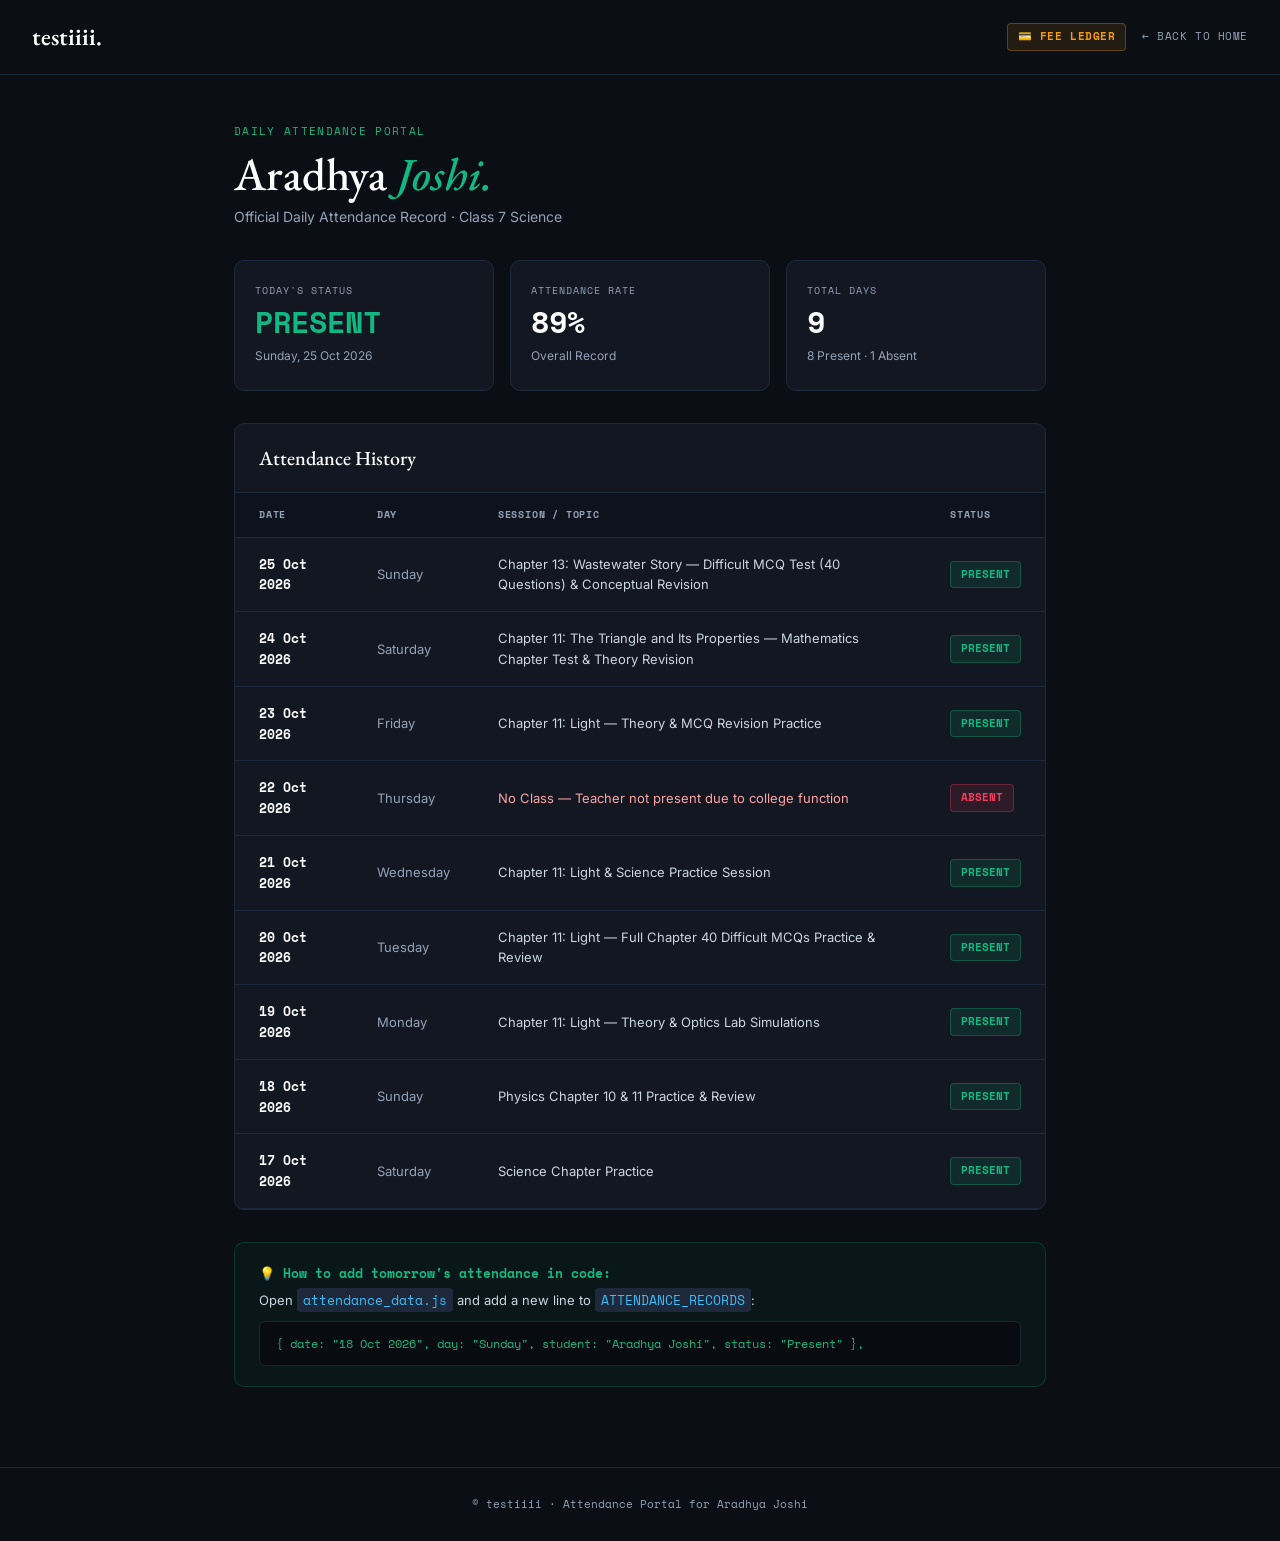
<file: attendance.html>
<!DOCTYPE html>
<html lang="en">
<head>
    <meta charset="UTF-8">
    <meta name="viewport" content="width=device-width, initial-scale=1.0">
    <title>Attendance — Aradhya Joshi | testiiii</title>
    <meta name="description" content="Daily Attendance Record for Aradhya Joshi on testiiii.">
    <link rel="stylesheet" href="attendance.css">
    <link href="https://fonts.googleapis.com/css2?family=EB+Garamond:ital,wght@0,400;0,500;0,600;1,400;1,500&family=Space+Mono:ital,wght@0,400;0,700;1,400&family=Inter:wght@300;400;500;600&display=swap" rel="stylesheet">
</head>
<body class="attendance-body">

    <!-- NAVIGATION -->
    <nav class="att-nav">
        <a href="index.html" class="att-brand">testiiii.</a>
        <div class="att-nav-links" style="display:flex; align-items:center; gap:16px;">
            <a href="fee.html" class="att-nav-link" style="color:#f59e0b; font-weight:700; border:1px solid rgba(245,158,11,0.3); padding:4px 10px; border-radius:4px; background:rgba(245,158,11,0.1);">💳 FEE LEDGER</a>
            <a href="index.html" class="att-nav-link">&larr; BACK TO HOME</a>
        </div>
    </nav>

    <main class="att-container">
        <!-- HEADER -->
        <div class="att-header">
            <div class="att-tag">DAILY ATTENDANCE PORTAL</div>
            <h1 class="att-title">Aradhya <em>Joshi.</em></h1>
            <p class="att-subtitle">Official Daily Attendance Record &middot; Class 7 Science</p>
        </div>

        <!-- SUMMARY STATS -->
        <div class="stats-row">
            <div class="stat-box">
                <span class="stat-lbl">TODAY'S STATUS</span>
                <span class="stat-val status-present" id="today-status">PRESENT</span>
                <span class="stat-sub" id="today-date">Sun, 25 Oct 2026</span>
            </div>
            <div class="stat-box">
                <span class="stat-lbl">ATTENDANCE RATE</span>
                <span class="stat-val" id="total-rate">89%</span>
                <span class="stat-sub">Overall Record</span>
            </div>
            <div class="stat-box">
                <span class="stat-lbl">TOTAL DAYS</span>
                <span class="stat-val" id="total-days">9</span>
                <span class="stat-sub" id="total-days-sub">8 Present &middot; 1 Absent</span>
            </div>
        </div>

        <!-- ATTENDANCE TABLE -->
        <div class="records-card">
            <div class="records-card-header">
                <h2>Attendance History</h2>
            </div>
            <table class="simple-table">
                <thead>
                    <tr>
                        <th>DATE</th>
                        <th>DAY</th>
                        <th>SESSION / TOPIC</th>
                        <th>STATUS</th>
                    </tr>
                </thead>
                <tbody id="records-table-body">
                    <!-- Populated dynamically from attendance_data.js -->
                </tbody>
            </table>
        </div>

        <!-- HOW TO UPDATE GUIDE -->
        <div class="edit-guide-box">
            <div class="guide-title">💡 How to add tomorrow's attendance in code:</div>
            <p>Open <code class="code-tag">attendance_data.js</code> and add a new line to <code class="code-tag">ATTENDANCE_RECORDS</code>:</p>
            <pre class="code-example">{ date: "18 Oct 2026", day: "Sunday", student: "Aradhya Joshi", status: "Present" },</pre>
        </div>
    </main>

    <footer class="att-footer">
        &copy; testiiii &middot; Attendance Portal for Aradhya Joshi
    </footer>

    <script src="attendance_data.js"></script>
    <script src="attendance.js"></script>
</body>
</html>
</file>
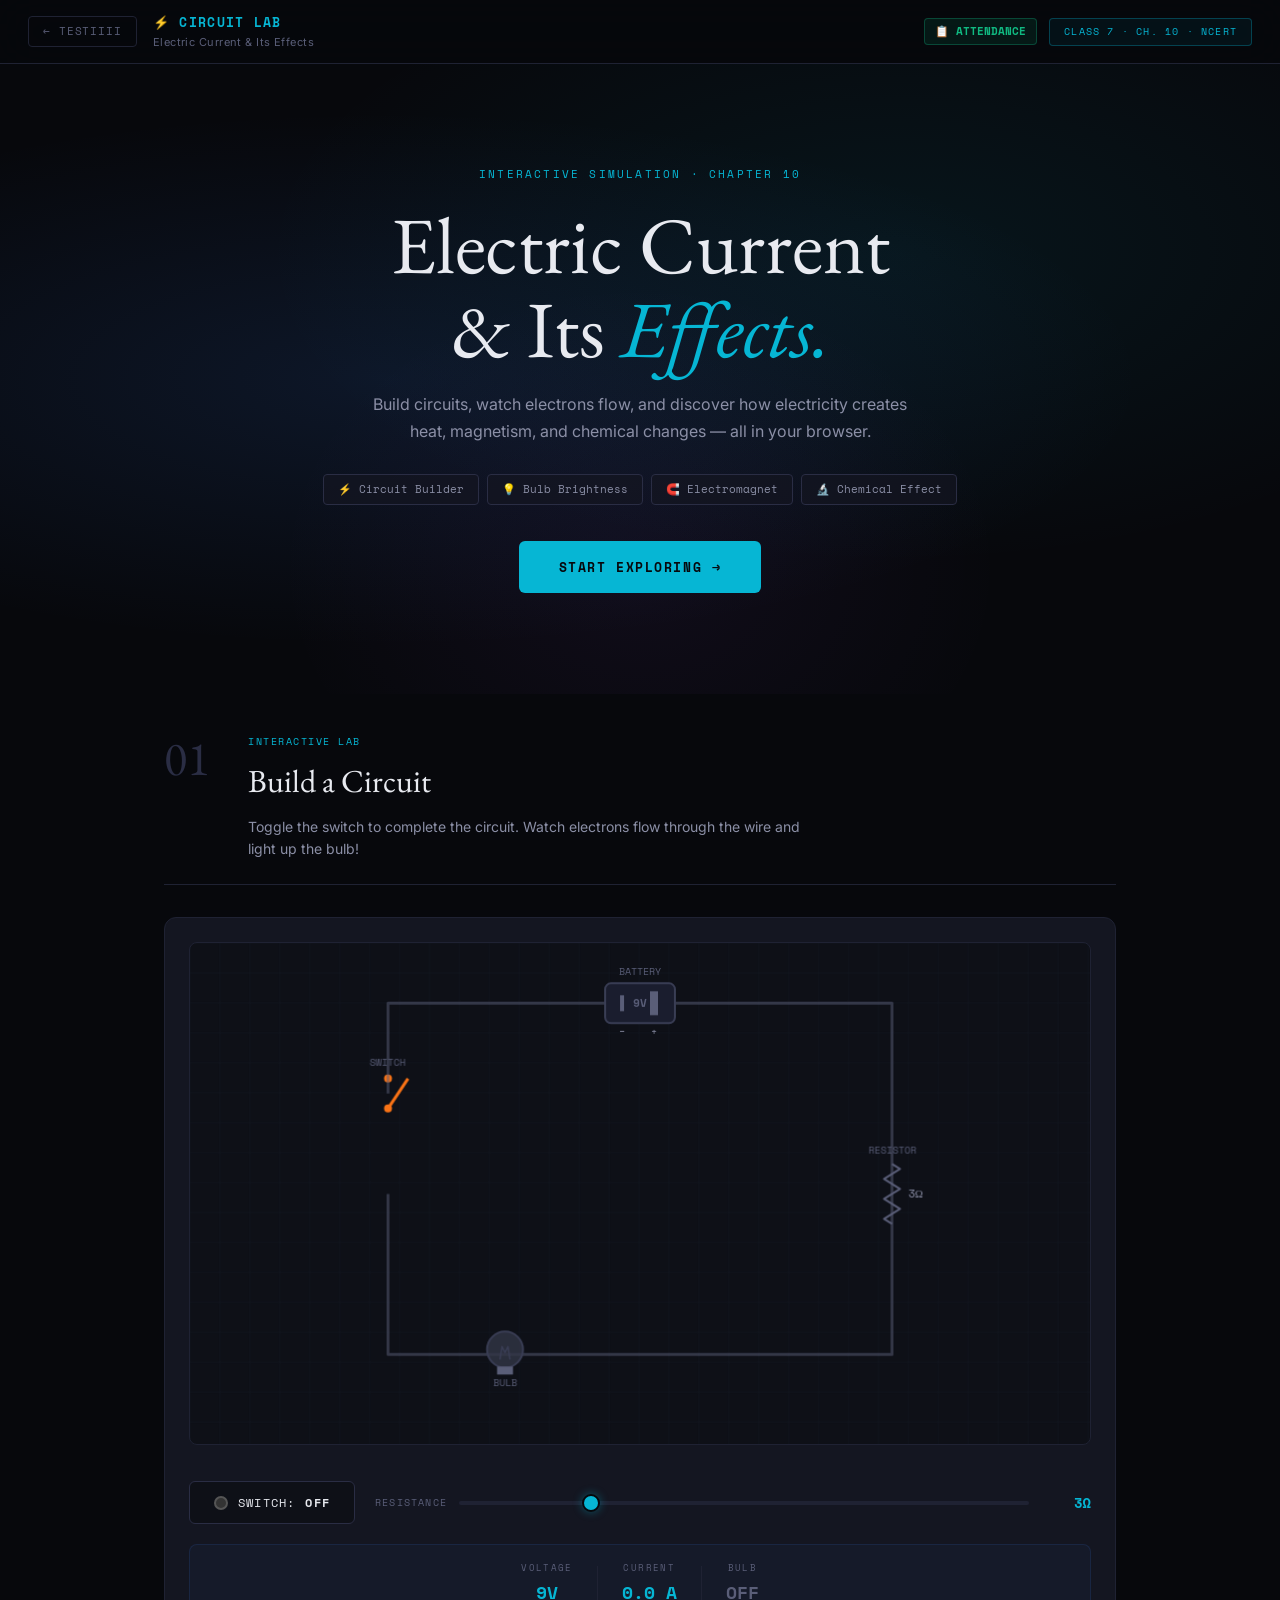
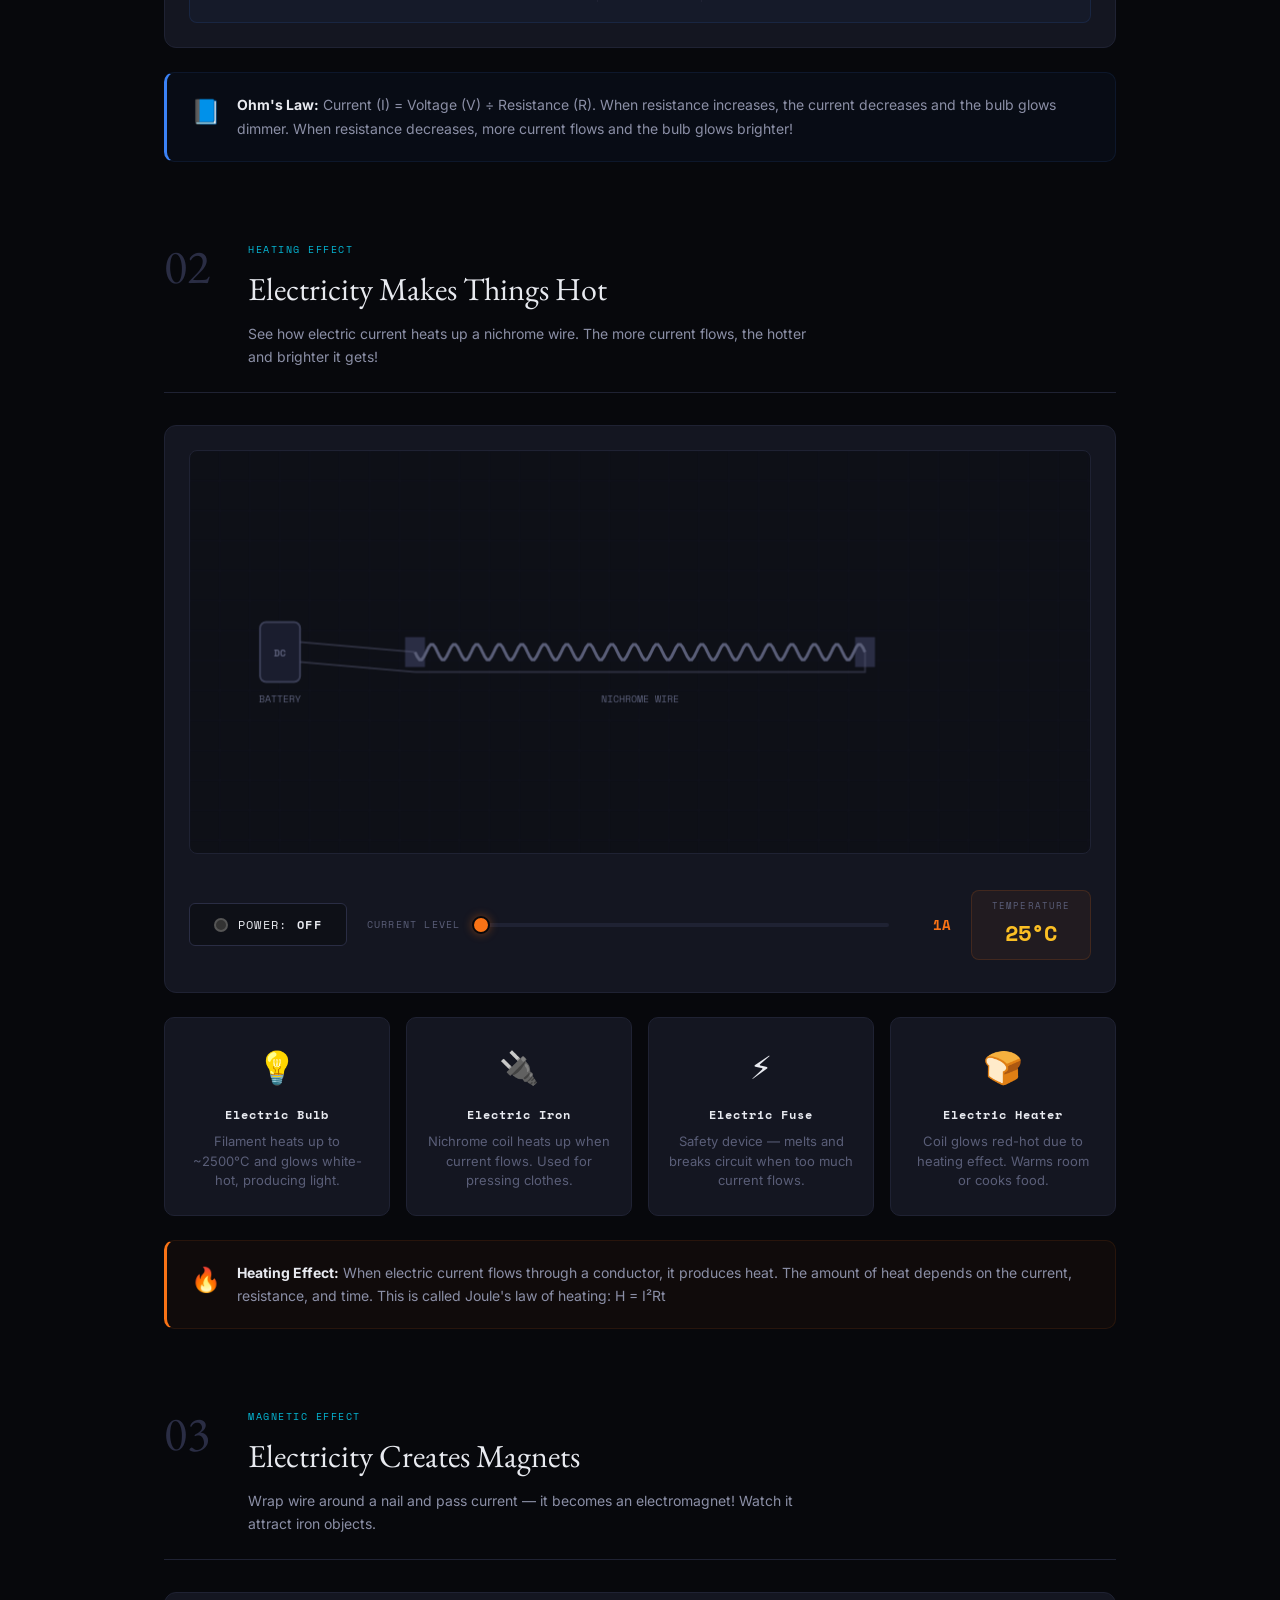
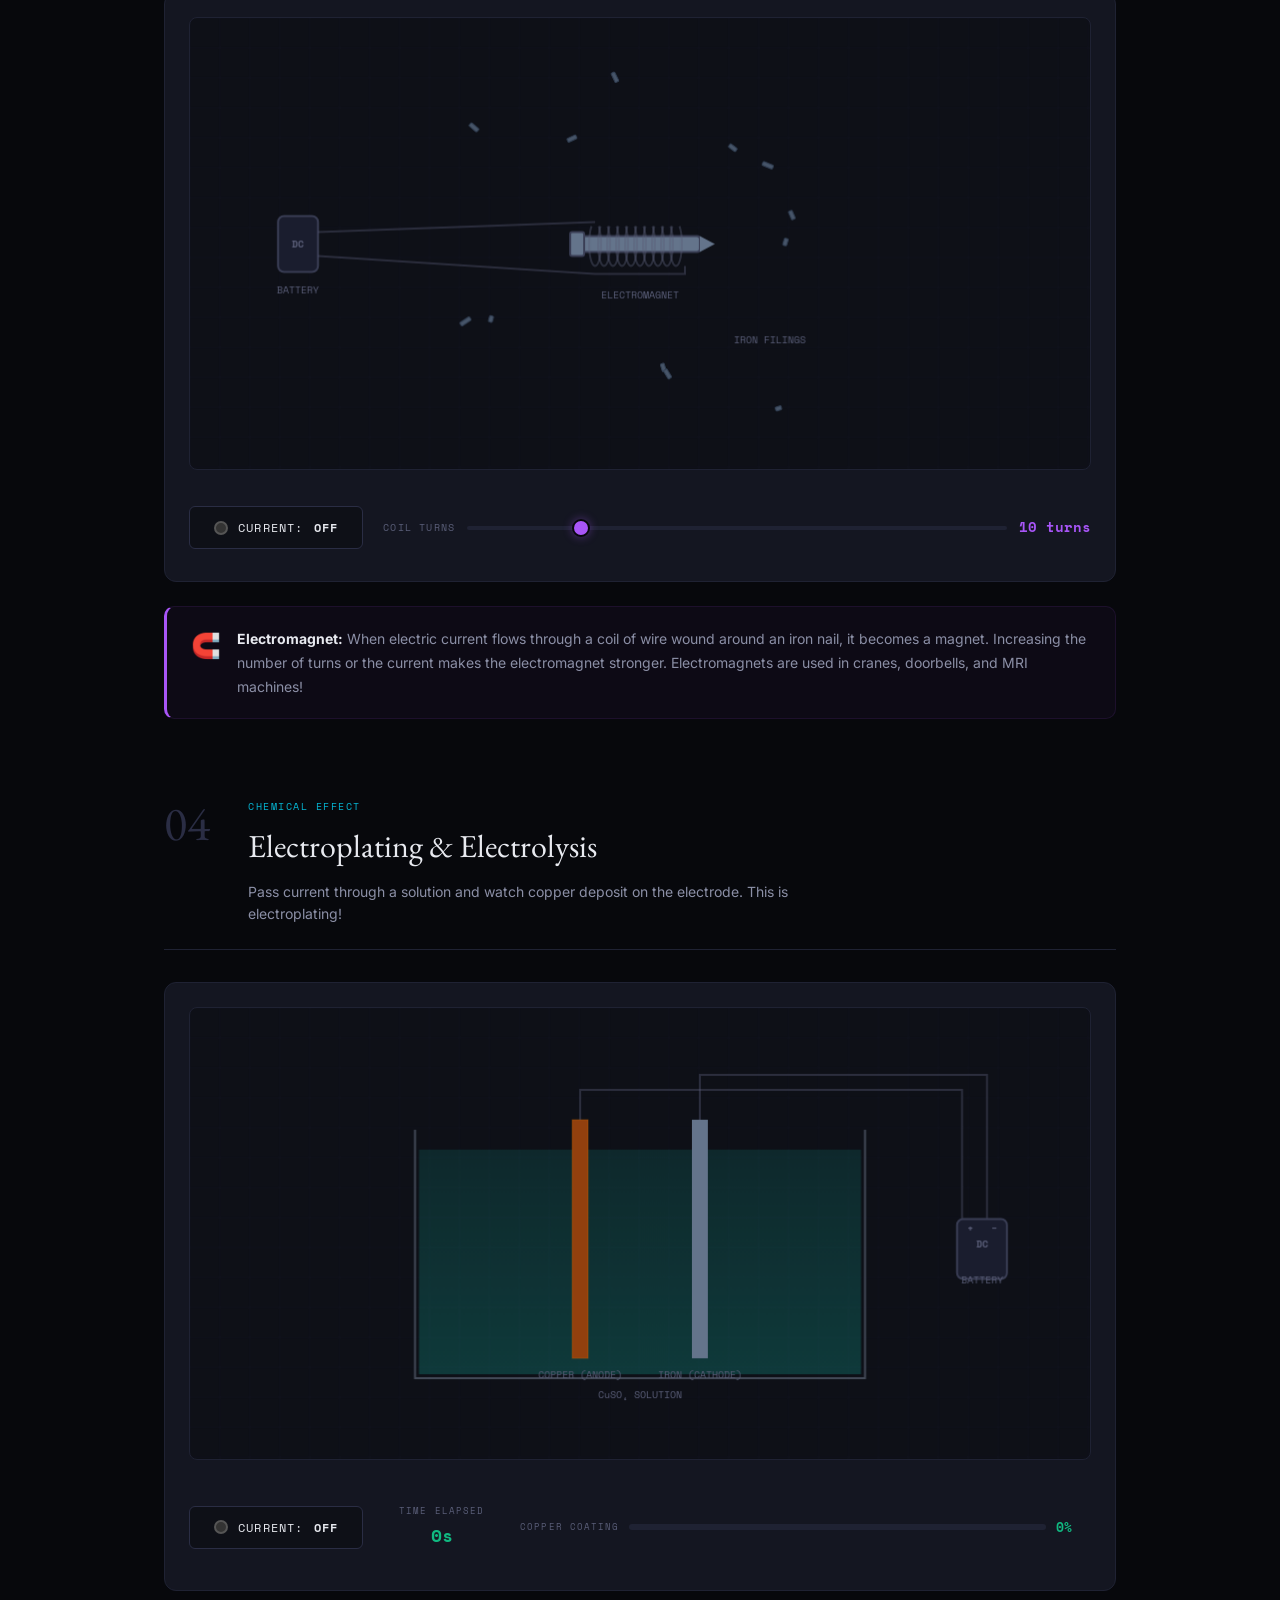
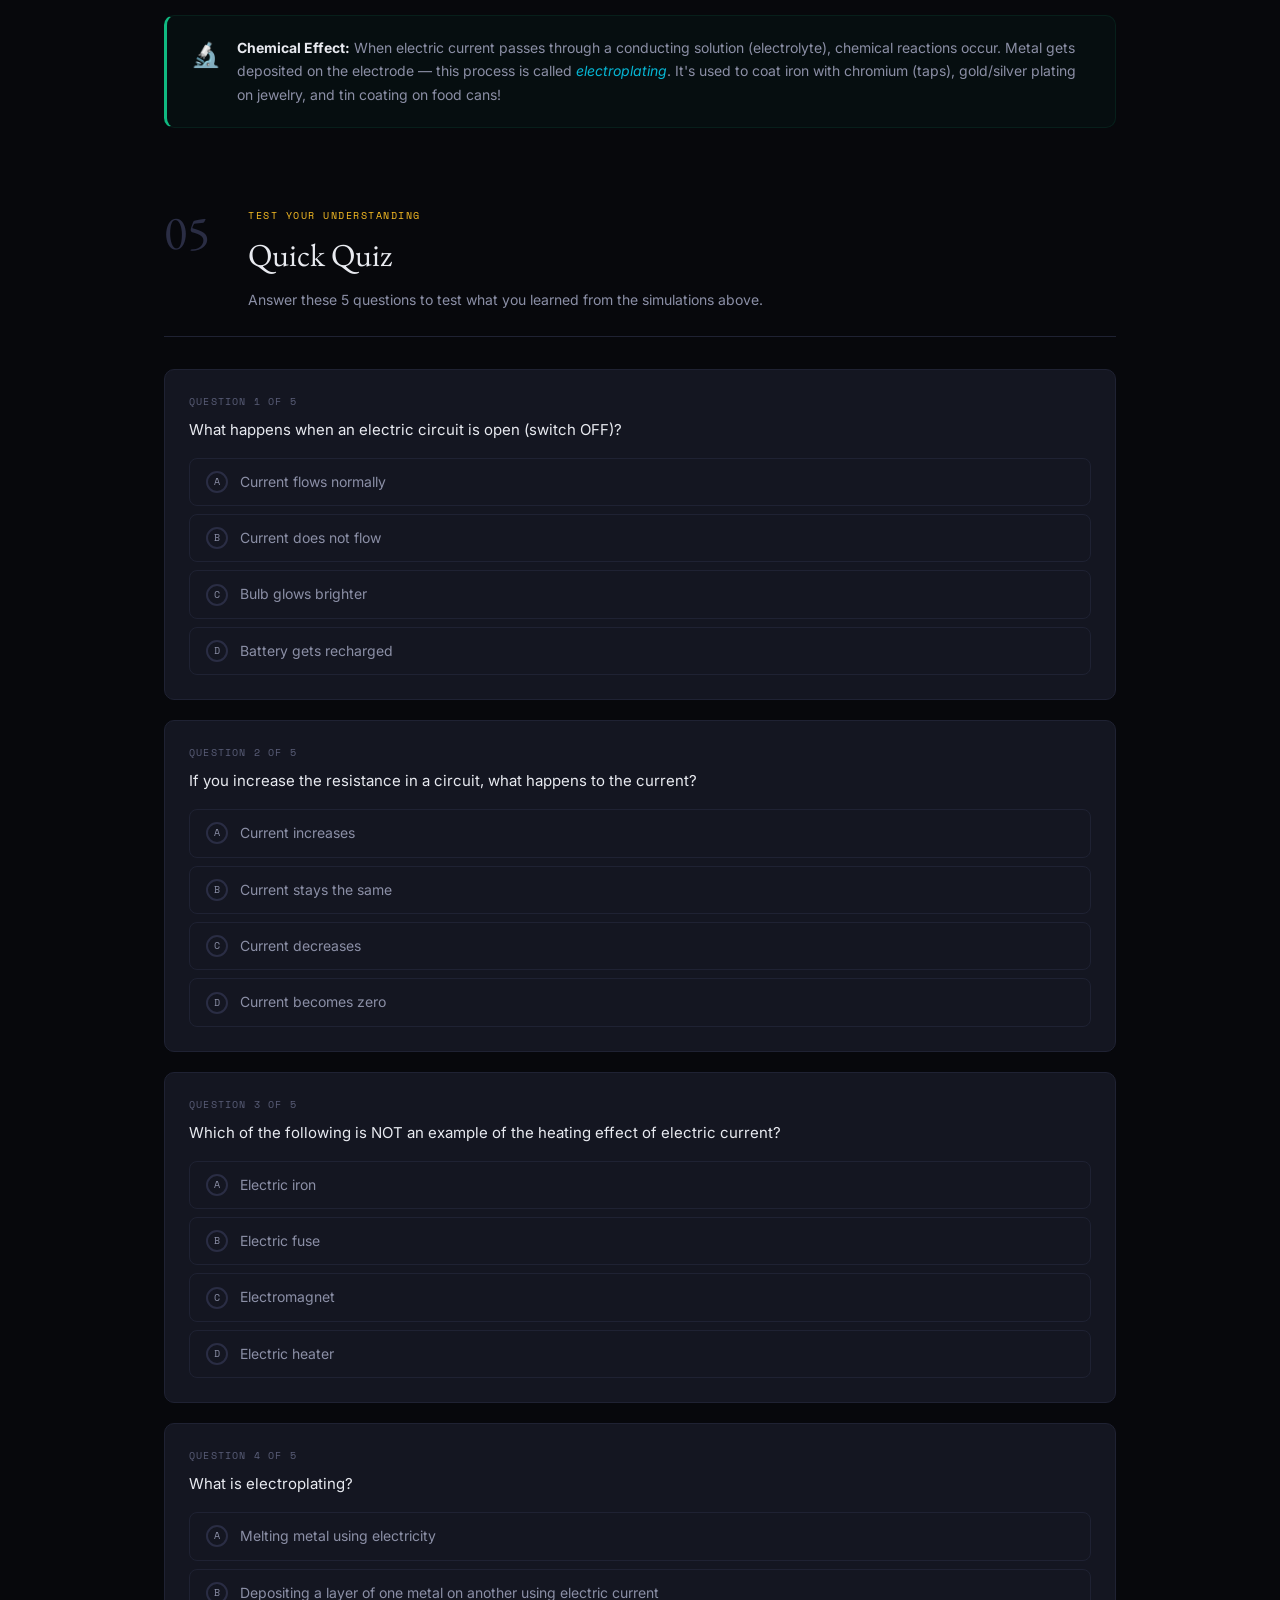
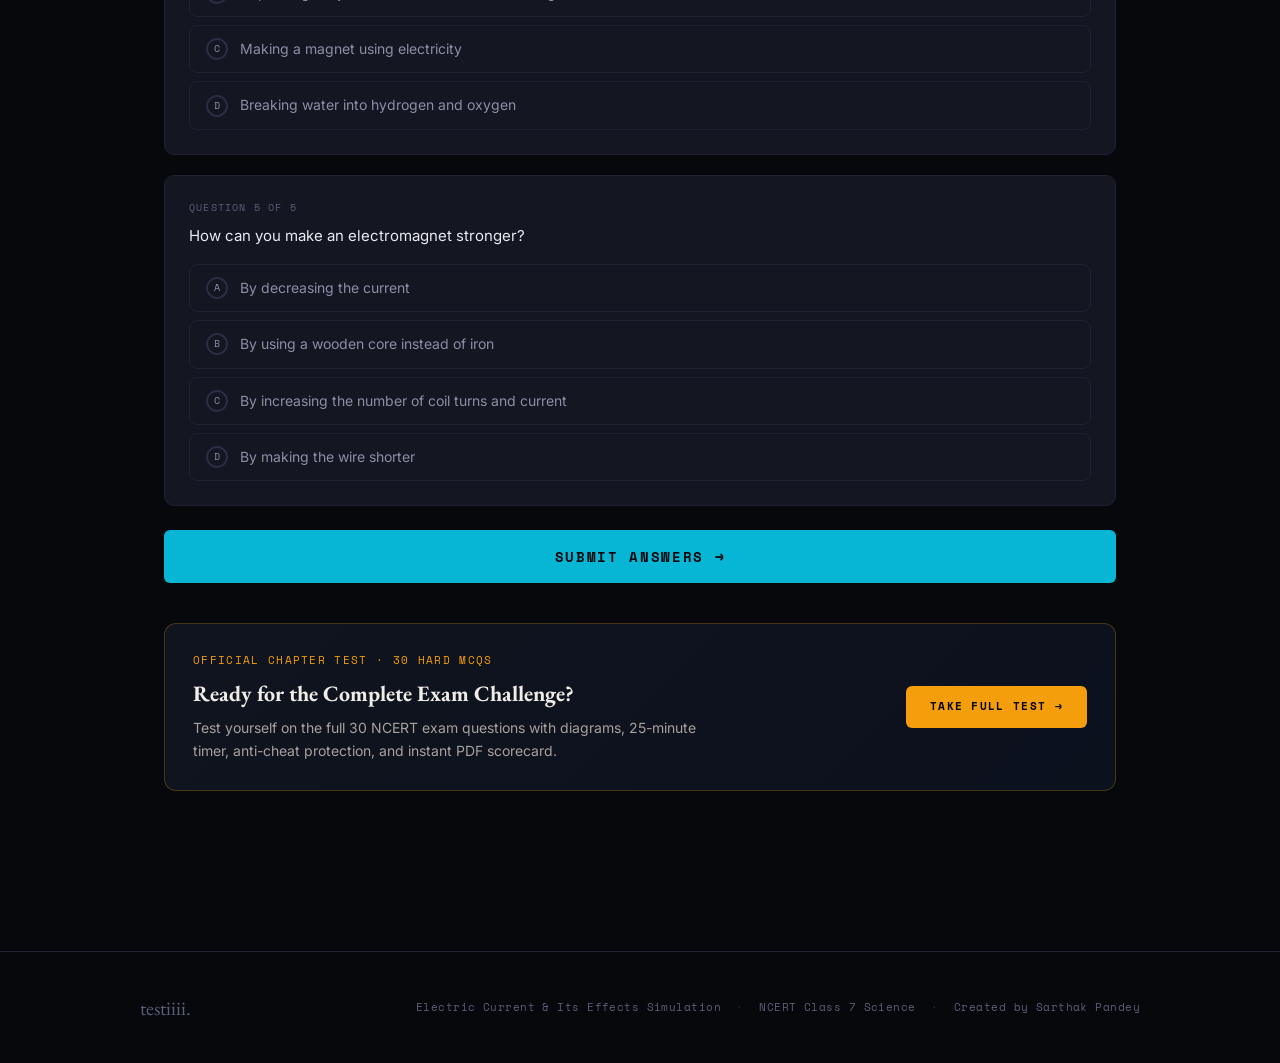
<file: electric.html>
<!DOCTYPE html>
<html lang="en">
<head>
    <meta charset="UTF-8">
    <meta name="viewport" content="width=device-width, initial-scale=1.0">
    <title>Electric Current & Its Effects — Interactive Simulation | testiiii</title>
    <meta name="description" content="Explore electric current and its effects through interactive simulations. Build circuits, see electron flow, discover heating, magnetic, and chemical effects — Class 7 NCERT Science.">
    <link href="https://fonts.googleapis.com/css2?family=EB+Garamond:ital,wght@0,400;0,600;1,400;1,600&family=Space+Mono:ital,wght@0,400;0,700;1,400&family=Inter:wght@300;400;500;600;700&display=swap" rel="stylesheet">
    <link rel="stylesheet" href="electric.css">
</head>
<body>

    <!-- TOP NAV -->
    <header class="sim-header">
        <div class="sh-left">
            <a href="index.html" class="sh-back">&larr; TESTIIII</a>
            <div class="sh-title-group">
                <span class="sh-logo">⚡ CIRCUIT LAB</span>
                <span class="sh-sub">Electric Current & Its Effects</span>
            </div>
        </div>
        <div class="sh-right" style="display:flex; align-items:center; gap:12px;">
            <a href="attendance.html" style="font-family:var(--mono); font-size:11px; color:#10b981; text-decoration:none; font-weight:600; border:1px solid rgba(16,185,129,0.3); padding:4px 10px; border-radius:4px; background:rgba(16,185,129,0.1);">📋 ATTENDANCE</a>
            <div class="sh-badge">CLASS 7 · CH. 10 · NCERT</div>
        </div>
    </header>

    <!-- HERO SECTION -->
    <section class="sim-hero">
        <div class="sim-hero-bg"></div>
        <div class="sim-hero-content">
            <div class="sim-hero-label">INTERACTIVE SIMULATION · CHAPTER 10</div>
            <h1 class="sim-hero-title">Electric Current<br>&amp; Its <em>Effects.</em></h1>
            <p class="sim-hero-desc">Build circuits, watch electrons flow, and discover how electricity creates heat, magnetism, and chemical changes — all in your browser.</p>
            <div class="sim-hero-tags">
                <span class="sim-tag">⚡ Circuit Builder</span>
                <span class="sim-tag">💡 Bulb Brightness</span>
                <span class="sim-tag">🧲 Electromagnet</span>
                <span class="sim-tag">🔬 Chemical Effect</span>
            </div>
            <button class="btn-sim-start" id="btn-scroll-sim">START EXPLORING &rarr;</button>
        </div>
    </section>

    <!-- MAIN SIMULATION AREA -->
    <main class="sim-main" id="sim-main">

        <!-- ═══ LAB 1: CIRCUIT BUILDER ═══ -->
        <section class="lab-section" id="lab-circuit">
            <div class="lab-header">
                <div class="lab-num">01</div>
                <div class="lab-info">
                    <div class="lab-tag">INTERACTIVE LAB</div>
                    <h2 class="lab-title">Build a Circuit</h2>
                    <p class="lab-desc">Toggle the switch to complete the circuit. Watch electrons flow through the wire and light up the bulb!</p>
                </div>
            </div>

            <div class="circuit-canvas-wrap">
                <canvas id="circuit-canvas" width="900" height="500"></canvas>
                <div class="circuit-controls">
                    <button class="circuit-btn" id="btn-switch-toggle">
                        <span class="switch-indicator off" id="switch-indicator"></span>
                        SWITCH: <strong id="switch-label">OFF</strong>
                    </button>
                    <div class="resistance-control">
                        <label class="res-label">RESISTANCE</label>
                        <input type="range" id="resistance-slider" min="1" max="10" value="3" class="res-slider">
                        <div class="res-val"><span id="res-value">3</span>Ω</div>
                    </div>
                </div>
                <div class="circuit-readout">
                    <div class="readout-item">
                        <span class="readout-label">VOLTAGE</span>
                        <span class="readout-val" id="readout-voltage">9V</span>
                    </div>
                    <div class="readout-divider"></div>
                    <div class="readout-item">
                        <span class="readout-label">CURRENT</span>
                        <span class="readout-val" id="readout-current">0.0 A</span>
                    </div>
                    <div class="readout-divider"></div>
                    <div class="readout-item">
                        <span class="readout-label">BULB</span>
                        <span class="readout-val" id="readout-bulb">OFF</span>
                    </div>
                </div>
            </div>

            <div class="concept-card">
                <div class="concept-icon">📘</div>
                <div class="concept-text">
                    <strong>Ohm's Law:</strong> Current (I) = Voltage (V) ÷ Resistance (R). When resistance increases, the current decreases and the bulb glows dimmer. When resistance decreases, more current flows and the bulb glows brighter!
                </div>
            </div>
        </section>

        <!-- ═══ LAB 2: HEATING EFFECT ═══ -->
        <section class="lab-section" id="lab-heating">
            <div class="lab-header">
                <div class="lab-num">02</div>
                <div class="lab-info">
                    <div class="lab-tag">HEATING EFFECT</div>
                    <h2 class="lab-title">Electricity Makes Things Hot</h2>
                    <p class="lab-desc">See how electric current heats up a nichrome wire. The more current flows, the hotter and brighter it gets!</p>
                </div>
            </div>

            <div class="heating-sim-wrap">
                <canvas id="heating-canvas" width="900" height="400"></canvas>
                <div class="heating-controls">
                    <button class="circuit-btn" id="btn-heating-toggle">
                        <span class="switch-indicator off" id="heating-switch-ind"></span>
                        POWER: <strong id="heating-switch-label">OFF</strong>
                    </button>
                    <div class="resistance-control">
                        <label class="res-label">CURRENT LEVEL</label>
                        <input type="range" id="heating-slider" min="1" max="10" value="1" class="res-slider heating-accent">
                        <div class="res-val heat-val"><span id="heating-value">1</span>A</div>
                    </div>
                    <div class="temp-display">
                        <span class="temp-label">TEMPERATURE</span>
                        <span class="temp-val" id="temp-value">25°C</span>
                    </div>
                </div>
            </div>

            <div class="examples-grid">
                <div class="example-card">
                    <div class="ex-icon">💡</div>
                    <h4>Electric Bulb</h4>
                    <p>Filament heats up to ~2500°C and glows white-hot, producing light.</p>
                </div>
                <div class="example-card">
                    <div class="ex-icon">🔌</div>
                    <h4>Electric Iron</h4>
                    <p>Nichrome coil heats up when current flows. Used for pressing clothes.</p>
                </div>
                <div class="example-card">
                    <div class="ex-icon">⚡</div>
                    <h4>Electric Fuse</h4>
                    <p>Safety device — melts and breaks circuit when too much current flows.</p>
                </div>
                <div class="example-card">
                    <div class="ex-icon">🍞</div>
                    <h4>Electric Heater</h4>
                    <p>Coil glows red-hot due to heating effect. Warms room or cooks food.</p>
                </div>
            </div>

            <div class="concept-card heat-concept">
                <div class="concept-icon">🔥</div>
                <div class="concept-text">
                    <strong>Heating Effect:</strong> When electric current flows through a conductor, it produces heat. The amount of heat depends on the current, resistance, and time. This is called Joule's law of heating: H = I²Rt
                </div>
            </div>
        </section>

        <!-- ═══ LAB 3: MAGNETIC EFFECT ═══ -->
        <section class="lab-section" id="lab-magnetic">
            <div class="lab-header">
                <div class="lab-num">03</div>
                <div class="lab-info">
                    <div class="lab-tag">MAGNETIC EFFECT</div>
                    <h2 class="lab-title">Electricity Creates Magnets</h2>
                    <p class="lab-desc">Wrap wire around a nail and pass current — it becomes an electromagnet! Watch it attract iron objects.</p>
                </div>
            </div>

            <div class="magnet-sim-wrap">
                <canvas id="magnet-canvas" width="900" height="450"></canvas>
                <div class="magnet-controls">
                    <button class="circuit-btn" id="btn-magnet-toggle">
                        <span class="switch-indicator off" id="magnet-switch-ind"></span>
                        CURRENT: <strong id="magnet-switch-label">OFF</strong>
                    </button>
                    <div class="resistance-control">
                        <label class="res-label">COIL TURNS</label>
                        <input type="range" id="coil-slider" min="5" max="30" value="10" class="res-slider magnet-accent">
                        <div class="res-val magnet-val"><span id="coil-value">10</span> turns</div>
                    </div>
                </div>
            </div>

            <div class="concept-card magnet-concept">
                <div class="concept-icon">🧲</div>
                <div class="concept-text">
                    <strong>Electromagnet:</strong> When electric current flows through a coil of wire wound around an iron nail, it becomes a magnet. Increasing the number of turns or the current makes the electromagnet stronger. Electromagnets are used in cranes, doorbells, and MRI machines!
                </div>
            </div>
        </section>

        <!-- ═══ LAB 4: CHEMICAL EFFECT ═══ -->
        <section class="lab-section" id="lab-chemical">
            <div class="lab-header">
                <div class="lab-num">04</div>
                <div class="lab-info">
                    <div class="lab-tag">CHEMICAL EFFECT</div>
                    <h2 class="lab-title">Electroplating & Electrolysis</h2>
                    <p class="lab-desc">Pass current through a solution and watch copper deposit on the electrode. This is electroplating!</p>
                </div>
            </div>

            <div class="chemical-sim-wrap">
                <canvas id="chemical-canvas" width="900" height="450"></canvas>
                <div class="chemical-controls">
                    <button class="circuit-btn" id="btn-chemical-toggle">
                        <span class="switch-indicator off" id="chemical-switch-ind"></span>
                        CURRENT: <strong id="chemical-switch-label">OFF</strong>
                    </button>
                    <div class="chemical-timer">
                        <span class="timer-label">TIME ELAPSED</span>
                        <span class="timer-val" id="chemical-timer-val">0s</span>
                    </div>
                    <div class="coating-meter">
                        <span class="coating-label">COPPER COATING</span>
                        <div class="coating-bar-wrap">
                            <div class="coating-bar" id="coating-bar" style="width:0%"></div>
                        </div>
                        <span class="coating-pct" id="coating-pct">0%</span>
                    </div>
                </div>
            </div>

            <div class="concept-card chemical-concept">
                <div class="concept-icon">🔬</div>
                <div class="concept-text">
                    <strong>Chemical Effect:</strong> When electric current passes through a conducting solution (electrolyte), chemical reactions occur. Metal gets deposited on the electrode — this process is called <em>electroplating</em>. It's used to coat iron with chromium (taps), gold/silver plating on jewelry, and tin coating on food cans!
                </div>
            </div>
        </section>

        <!-- ═══ MINI QUIZ ═══ -->
        <section class="lab-section quiz-section" id="lab-quiz">
            <div class="lab-header">
                <div class="lab-num">05</div>
                <div class="lab-info">
                    <div class="lab-tag">TEST YOUR UNDERSTANDING</div>
                    <h2 class="lab-title">Quick Quiz</h2>
                    <p class="lab-desc">Answer these 5 questions to test what you learned from the simulations above.</p>
                </div>
            </div>

            <div class="quiz-container" id="sim-quiz-container">
                <!-- Dynamically populated -->
            </div>
            <div class="quiz-result-bar hidden" id="sim-quiz-result">
                <div class="qr-score">
                    <span class="qr-label">YOUR SCORE</span>
                    <span class="qr-val" id="sim-quiz-score">0/5</span>
                </div>
                <button class="btn-sim-retry" id="btn-sim-retry">RETRY QUIZ &rarr;</button>
            </div>
            <button class="btn-sim-start quiz-submit-btn" id="btn-sim-quiz-submit">SUBMIT ANSWERS &rarr;</button>

            <!-- CALLOUT TO FULL 30-MCQ CHAPTER TEST -->
            <div style="margin-top: 40px; padding: 28px; background: linear-gradient(135deg, rgba(30, 41, 59, 0.4), rgba(15, 23, 42, 0.6)); border: 1px solid rgba(245, 158, 11, 0.25); border-radius: 12px; display: flex; justify-content: space-between; align-items: center; flex-wrap: wrap; gap: 20px;">
                <div>
                    <div style="font-family: var(--mono); font-size: 11px; letter-spacing: 0.12em; color: #f59e0b; margin-bottom: 6px;">OFFICIAL CHAPTER TEST &middot; 30 HARD MCQS</div>
                    <h3 style="font-family: var(--serif); font-size: 22px; color: #f0ede8; margin: 0 0 6px;">Ready for the Complete Exam Challenge?</h3>
                    <p style="font-size: 14px; color: #a8a29e; margin: 0; max-width: 540px;">Test yourself on the full 30 NCERT exam questions with diagrams, 25-minute timer, anti-cheat protection, and instant PDF scorecard.</p>
                </div>
                <a href="index.html" class="btn-sim-start" style="text-decoration: none; display: inline-flex; align-items: center; font-size: 11px; padding: 12px 24px; background: #f59e0b; color: #000;">TAKE FULL TEST &rarr;</a>
            </div>
        </section>

    </main>

    <!-- FOOTER -->
    <footer class="sim-footer">
        <div class="sf-inner">
            <div class="sf-brand">testiiii.</div>
            <div class="sf-meta">
                <span>Electric Current & Its Effects Simulation</span>
                <span class="sf-sep">&middot;</span>
                <span>NCERT Class 7 Science</span>
                <span class="sf-sep">&middot;</span>
                <span>Created by Sarthak Pandey</span>
            </div>
        </div>
    </footer>

    <script src="electric.js"></script>
</body>
</html>
</file>
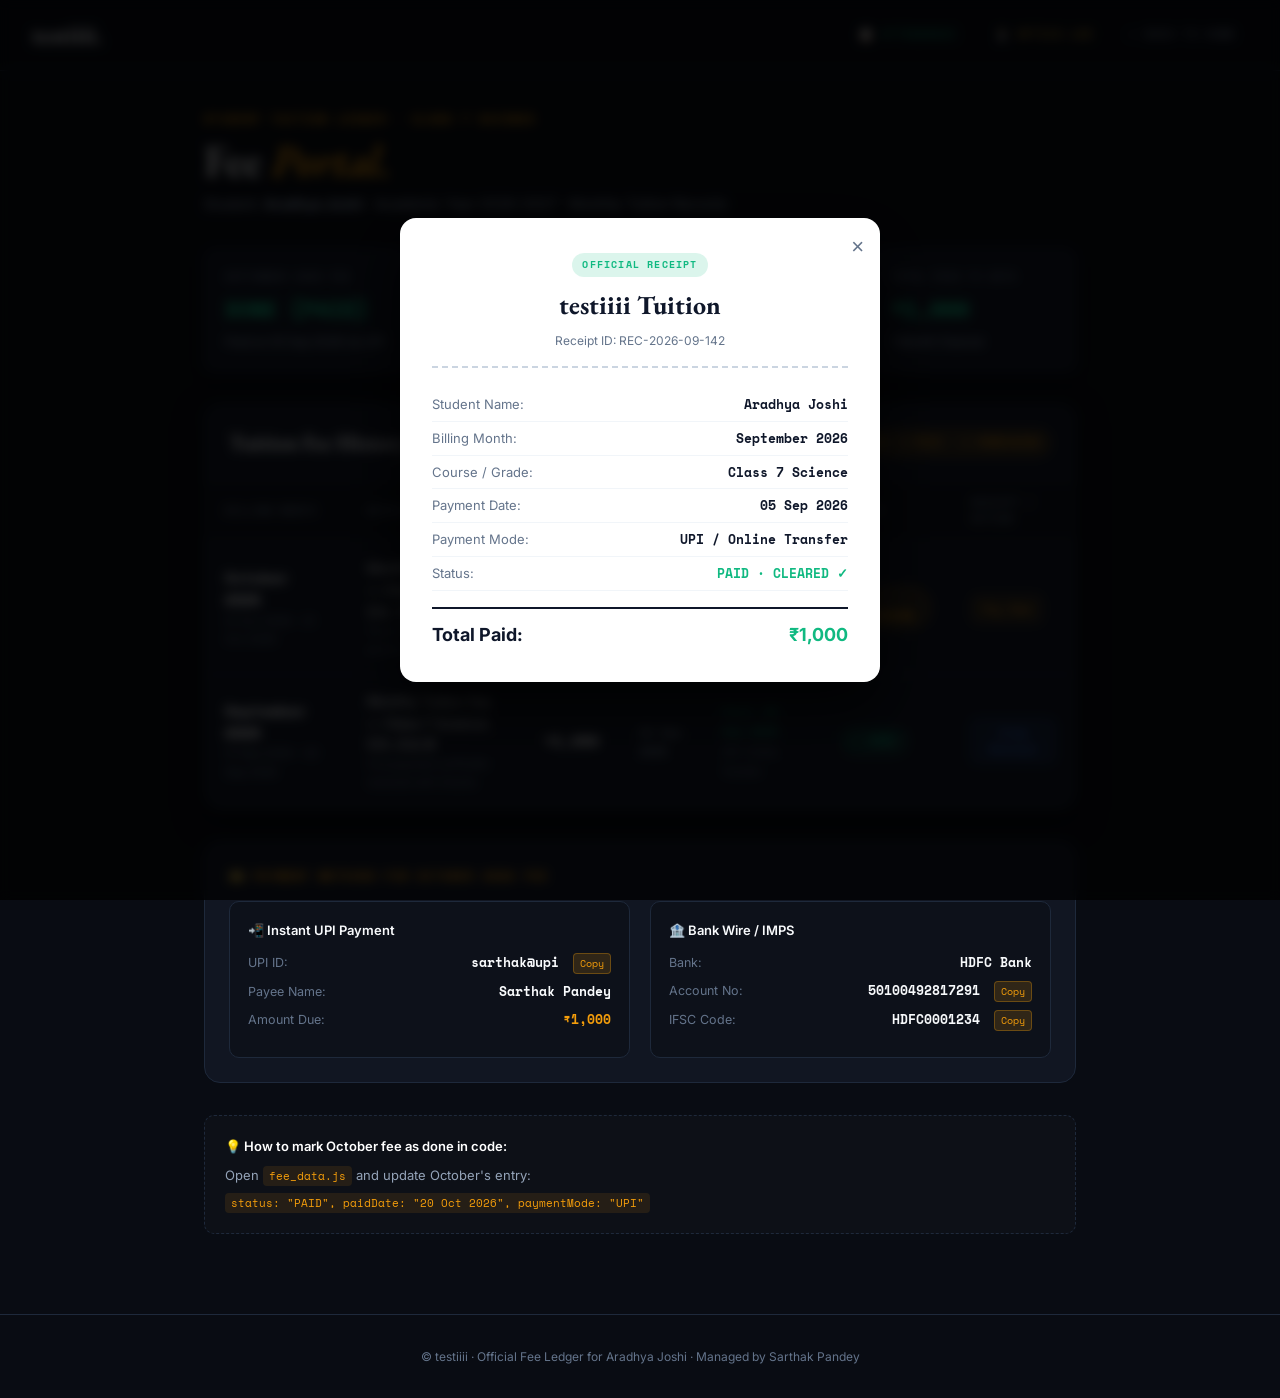
<file: fee.html>
<!DOCTYPE html>
<html lang="en">
<head>
    <meta charset="UTF-8">
    <meta name="viewport" content="width=device-width, initial-scale=1.0">
    <title>Fee Portal & Ledger — Aradhya Joshi | testiiii</title>
    <meta name="description" content="Official Student Fee Ledger and Payment Portal for Aradhya Joshi on testiiii.">
    <link rel="stylesheet" href="fee.css">
    <link href="https://fonts.googleapis.com/css2?family=EB+Garamond:ital,wght@0,400;0,500;0,600;1,400;1,500&family=Space+Mono:ital,wght@0,400;0,700;1,400&family=Inter:wght@300;400;500;600;700&display=swap" rel="stylesheet">
</head>
<body class="fee-body">

    <!-- NAVIGATION -->
    <nav class="fee-nav">
        <a href="index.html" class="fee-brand">testiiii.</a>
        <div class="fee-nav-links">
            <a href="attendance.html" class="fee-nav-link" style="color:var(--emerald);">📋 ATTENDANCE</a>
            <a href="light.html" class="fee-nav-link" style="color:#fbbf24;">🕯️ OPTICS LAB</a>
            <a href="index.html" class="fee-nav-link">&larr; BACK TO HOME</a>
        </div>
    </nav>

    <main class="fee-container">
        <!-- HEADER -->
        <div class="fee-header">
            <div class="fee-tag">STUDENT TUITION LEDGER &middot; CLASS 7 SCIENCE</div>
            <h1 class="fee-title">Fee <em>Portal.</em></h1>
            <p class="fee-subtitle">Student: <strong>Aradhya Joshi</strong> &middot; Academic Year 2026–2027 &middot; Monthly Tuition Records</p>
        </div>

        <!-- SUMMARY STATS -->
        <div class="summary-grid">
            <div class="sum-card">
                <span class="sum-label">SEPTEMBER 2026 FEE</span>
                <span class="sum-value done" id="sum-sept-status">DONE (PAID)</span>
                <span class="sum-sub">Paid on 05 Sep 2026 via UPI</span>
            </div>
            <div class="sum-card">
                <span class="sum-label">OCTOBER 2026 FEE</span>
                <span class="sum-value remaining" id="sum-oct-status">REMAINING</span>
                <span class="sum-sub">Due since 10 Oct 2026</span>
            </div>
            <div class="sum-card">
                <span class="sum-label">TOTAL REMAINING DUE</span>
                <span class="sum-value remaining" id="sum-remaining-val">₹1,000</span>
                <span class="sum-sub">1 Month Outstanding</span>
            </div>
            <div class="sum-card">
                <span class="sum-label">TOTAL PAID TO DATE</span>
                <span class="sum-value done" id="sum-paid-val">₹1,000</span>
                <span class="sum-sub">1 Month Cleared</span>
            </div>
        </div>

        <!-- DETAILED LEDGER TABLE -->
        <div class="ledger-card">
            <div class="ledger-card-header">
                <h2 class="ledger-title">Tuition Fee History &amp; Monthly Status</h2>
                <span class="ledger-badge">STATUS: 1 PAID &middot; 1 REMAINING</span>
            </div>
            <div class="table-wrap">
                <table class="ledger-table">
                    <thead>
                        <tr>
                            <th>BILLING MONTH</th>
                            <th>DETAILS / SESSION</th>
                            <th>AMOUNT</th>
                            <th>DUE DATE</th>
                            <th>PAYMENT DETAILS</th>
                            <th>STATUS</th>
                            <th>RECEIPT / ACTION</th>
                        </tr>
                    </thead>
                    <tbody id="fee-table-body">
                        <!-- Populated dynamically from fee_data.js -->
                    </tbody>
                </table>
            </div>
        </div>

        <!-- PAYMENT DETAILS CARD -->
        <div class="payment-card" id="pay-section">
            <div class="pay-card-title">
                <span>💳</span> PAYMENT METHODS FOR OCTOBER 2026 FEE
            </div>
            <div class="pay-grid">
                <div class="pay-box">
                    <div class="pay-box-title">📲 Instant UPI Payment</div>
                    <div class="pay-row">
                        <span class="pay-row-lbl">UPI ID:</span>
                        <span class="pay-row-val">sarthak@upi <button class="copy-btn" data-copy="sarthak@upi">Copy</button></span>
                    </div>
                    <div class="pay-row">
                        <span class="pay-row-lbl">Payee Name:</span>
                        <span class="pay-row-val">Sarthak Pandey</span>
                    </div>
                    <div class="pay-row">
                        <span class="pay-row-lbl">Amount Due:</span>
                        <span class="pay-row-val" style="color:var(--amber);">₹1,000</span>
                    </div>
                </div>

                <div class="pay-box">
                    <div class="pay-box-title">🏦 Bank Wire / IMPS</div>
                    <div class="pay-row">
                        <span class="pay-row-lbl">Bank:</span>
                        <span class="pay-row-val">HDFC Bank</span>
                    </div>
                    <div class="pay-row">
                        <span class="pay-row-lbl">Account No:</span>
                        <span class="pay-row-val">50100492817291 <button class="copy-btn" data-copy="50100492817291">Copy</button></span>
                    </div>
                    <div class="pay-row">
                        <span class="pay-row-lbl">IFSC Code:</span>
                        <span class="pay-row-val">HDFC0001234 <button class="copy-btn" data-copy="HDFC0001234">Copy</button></span>
                    </div>
                </div>
            </div>
        </div>

        <!-- HOW TO UPDATE GUIDE -->
        <div class="edit-guide-box">
            <div class="guide-title">💡 How to mark October fee as done in code:</div>
            <p>Open <code class="code-tag">fee_data.js</code> and update October's entry:</p>
            <p style="margin-top:6px;"><code class="code-tag">status: "PAID", paidDate: "20 Oct 2026", paymentMode: "UPI"</code></p>
        </div>
    </main>

    <!-- RECEIPT MODAL -->
    <div class="modal-overlay hidden" id="receipt-modal">
        <div class="receipt-card">
            <button class="btn-close-modal" id="btn-close-receipt">&times;</button>
            <div class="receipt-header">
                <span class="receipt-badge">OFFICIAL RECEIPT</span>
                <h3 class="receipt-title">testiiii Tuition</h3>
                <p style="font-size:12px; color:#64748b; margin-top:4px;">Receipt ID: <span id="rec-num">REC-2026-09-142</span></p>
            </div>
            <div class="receipt-body">
                <div class="receipt-row">
                    <span class="receipt-row-lbl">Student Name:</span>
                    <span class="receipt-row-val" id="rec-student">Aradhya Joshi</span>
                </div>
                <div class="receipt-row">
                    <span class="receipt-row-lbl">Billing Month:</span>
                    <span class="receipt-row-val" id="rec-month">September 2026</span>
                </div>
                <div class="receipt-row">
                    <span class="receipt-row-lbl">Course / Grade:</span>
                    <span class="receipt-row-val">Class 7 Science</span>
                </div>
                <div class="receipt-row">
                    <span class="receipt-row-lbl">Payment Date:</span>
                    <span class="receipt-row-val" id="rec-date">05 Sep 2026</span>
                </div>
                <div class="receipt-row">
                    <span class="receipt-row-lbl">Payment Mode:</span>
                    <span class="receipt-row-val" id="rec-mode">UPI / Online Transfer</span>
                </div>
                <div class="receipt-row">
                    <span class="receipt-row-lbl">Status:</span>
                    <span class="receipt-row-val" style="color:var(--emerald);">PAID &middot; CLEARED ✓</span>
                </div>
                <div class="receipt-total">
                    <span>Total Paid:</span>
                    <span id="rec-amount" style="color:var(--emerald);">₹1,000</span>
                </div>
            </div>
        </div>
    </div>

    <footer class="fee-footer">
        &copy; testiiii &middot; Official Fee Ledger for Aradhya Joshi &middot; Managed by Sarthak Pandey
    </footer>

    <script src="fee_data.js"></script>
    <script src="fee.js"></script>
</body>
</html>
</file>
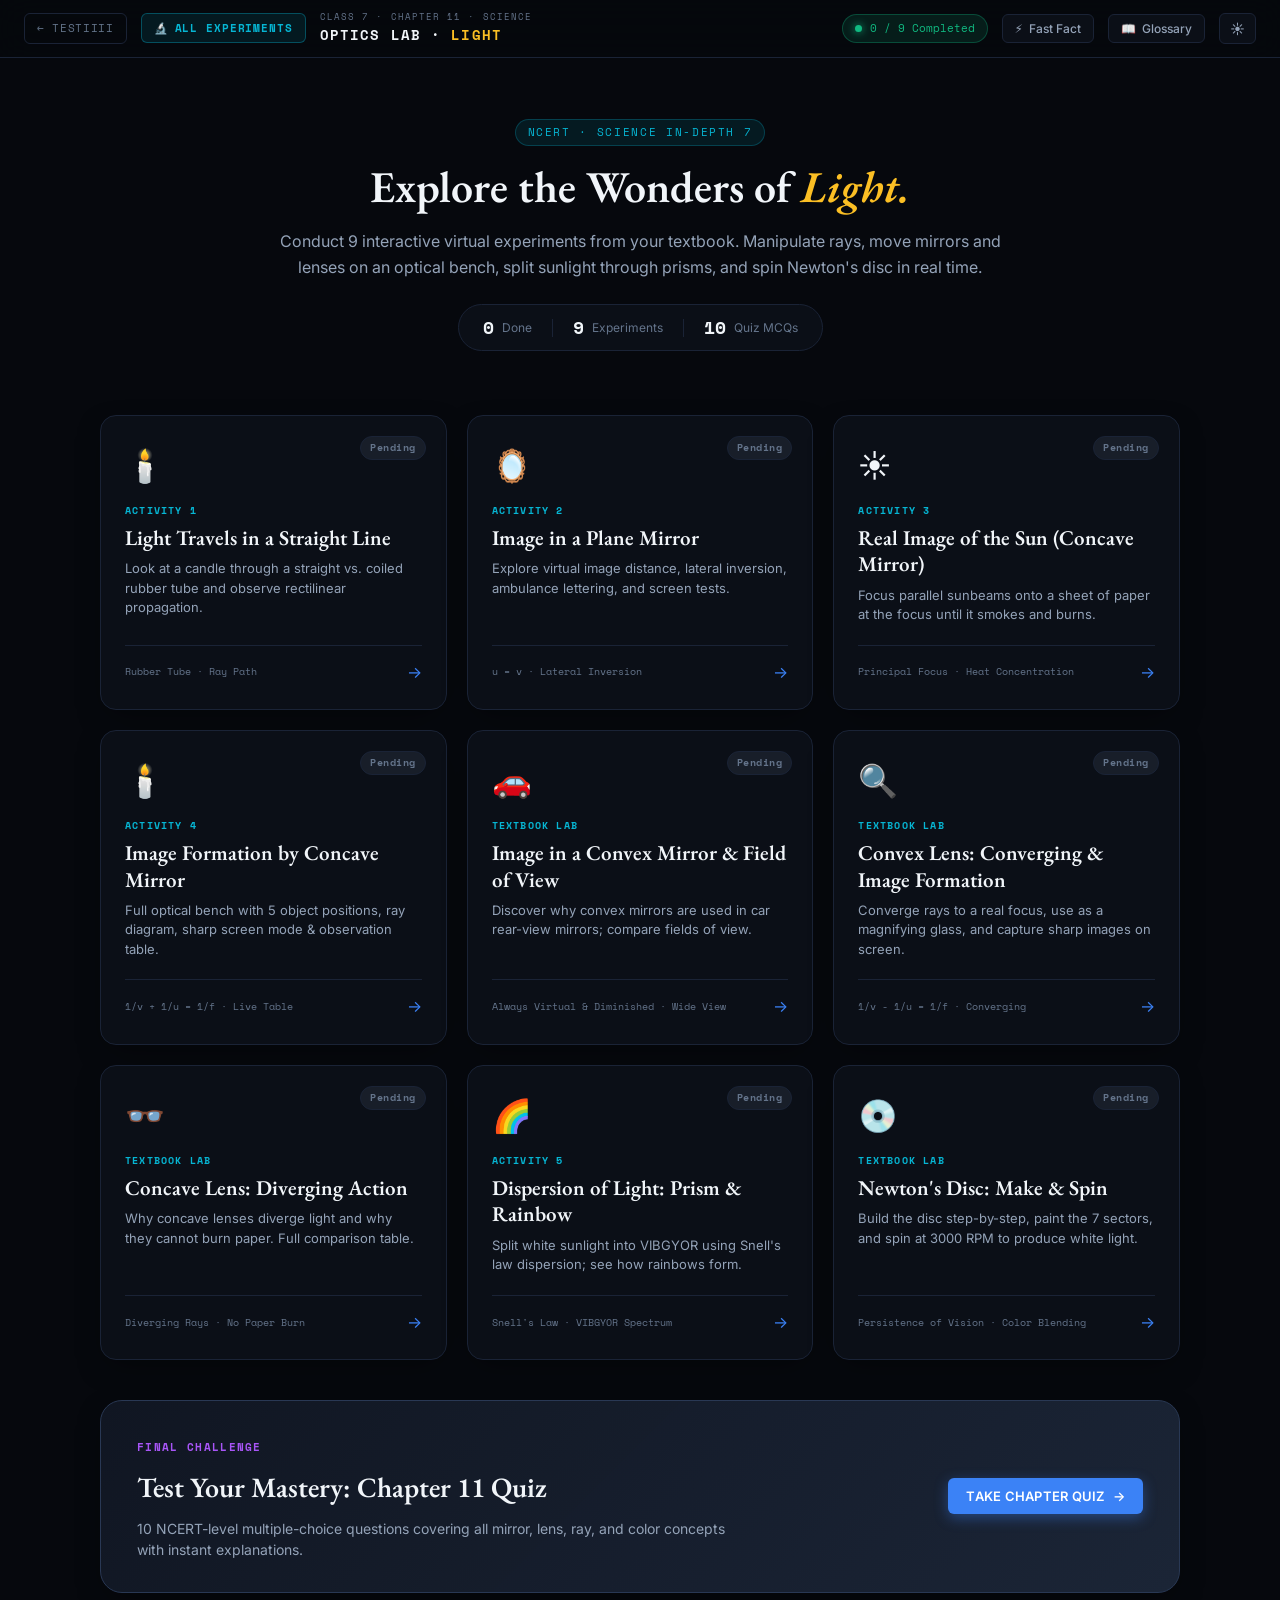
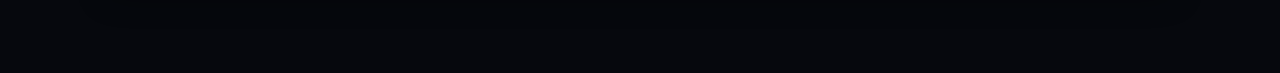
<file: light.html>
<!DOCTYPE html>
<html lang="en" data-theme="dark">
<head>
    <meta charset="UTF-8">
    <meta name="viewport" content="width=device-width, initial-scale=1.0, maximum-scale=1.0, user-scalable=no">
    <title>Optics Lab — Chapter 11: Light | Interactive Science Simulations</title>
    <meta name="description" content="Interactive physics simulations for Class 7 Science Chapter 11 'Light'. Virtual experiments on rectilinear propagation, plane mirrors, concave & convex mirrors, lenses, prism dispersion, and Newton's disc.">
    <link rel="preconnect" href="https://fonts.googleapis.com">
    <link rel="preconnect" href="https://fonts.gstatic.com" crossorigin>
    <link href="https://fonts.googleapis.com/css2?family=EB+Garamond:ital,wght@0,500;0,600;0,700;1,500;1,600&family=Inter:wght@400;500;600;700&family=Space+Mono:ital,wght@0,400;0,700;1,400&display=swap" rel="stylesheet">
    <link rel="stylesheet" href="light.css">
</head>
<body>

    <!-- TOP NAVIGATION -->
    <header class="optics-header">
        <div class="header-left">
            <a href="index.html" class="nav-back-btn" title="Back to main platform">&larr; TESTIIII</a>
            <button class="nav-home-btn" id="btn-nav-home" title="Return to Experiments Hub">
                <span class="hub-icon">🔬</span>
                <span class="hub-text">ALL EXPERIMENTS</span>
            </button>
            <div class="header-title-box">
                <span class="header-badge">CLASS 7 &middot; CHAPTER 11 &middot; SCIENCE</span>
                <h1 class="header-title">OPTICS LAB &middot; <span>LIGHT</span></h1>
            </div>
        </div>

        <div class="header-right">
            <!-- Progress Pill -->
            <div class="progress-pill" id="global-progress-pill" title="Completed activities in this session">
                <span class="pill-dot"></span>
                <span id="progress-count-text">0 / 9 Completed</span>
            </div>

            <!-- Fast Fact Button -->
            <button class="header-tool-btn" id="btn-fast-facts" title="Quick Light Facts">
                <span>⚡</span>
                <span class="btn-tool-label">Fast Fact</span>
            </button>

            <!-- Glossary Button -->
            <button class="header-tool-btn" id="btn-glossary" title="Optics Glossary">
                <span>📖</span>
                <span class="btn-tool-label">Glossary</span>
            </button>

            <!-- Theme Toggle -->
            <button class="header-tool-btn theme-toggle" id="btn-theme-toggle" title="Toggle Light / Dark Mode" aria-label="Toggle theme">
                <span id="theme-icon">☀️</span>
            </button>
        </div>
    </header>

    <!-- MAIN VIEW CONTAINER -->
    <main class="optics-main" id="optics-app-root">

        <!-- ════════════════════════════════════════════════════════════════
             HOME VIEW: 9 ACTIVITY CARDS + CHAPTER QUIZ
             ════════════════════════════════════════════════════════════════ -->
        <section class="view-section active" id="view-hub">
            <div class="hub-hero">
                <div class="hero-badge">NCERT &middot; SCIENCE IN-DEPTH 7</div>
                <h2 class="hero-heading">Explore the Wonders of <em>Light.</em></h2>
                <p class="hero-subheading">
                    Conduct 9 interactive virtual experiments from your textbook. Manipulate rays, move mirrors and lenses on an optical bench, split sunlight through prisms, and spin Newton's disc in real time.
                </p>
                <div class="hero-stats-row">
                    <div class="stat-box">
                        <span class="stat-val" id="stat-completed">0</span>
                        <span class="stat-lbl">Done</span>
                    </div>
                    <div class="stat-divider"></div>
                    <div class="stat-box">
                        <span class="stat-val">9</span>
                        <span class="stat-lbl">Experiments</span>
                    </div>
                    <div class="stat-divider"></div>
                    <div class="stat-box">
                        <span class="stat-val">10</span>
                        <span class="stat-lbl">Quiz MCQs</span>
                    </div>
                </div>
            </div>

            <!-- CARDS GRID -->
            <div class="hub-grid" id="hub-cards-grid">
                <!-- Card 1 -->
                <div class="hub-card" data-sim="sim1" tabindex="0" role="button">
                    <div class="card-status" id="badge-sim1">Pending</div>
                    <div class="card-icon-wrap">🕯️</div>
                    <div class="card-tag">ACTIVITY 1</div>
                    <h3 class="card-title">Light Travels in a Straight Line</h3>
                    <p class="card-desc">Look at a candle through a straight vs. coiled rubber tube and observe rectilinear propagation.</p>
                    <div class="card-footer">
                        <span class="card-tech">Rubber Tube &middot; Ray Path</span>
                        <span class="card-arrow">&rarr;</span>
                    </div>
                </div>

                <!-- Card 2 -->
                <div class="hub-card" data-sim="sim2" tabindex="0" role="button">
                    <div class="card-status" id="badge-sim2">Pending</div>
                    <div class="card-icon-wrap">🪞</div>
                    <div class="card-tag">ACTIVITY 2</div>
                    <h3 class="card-title">Image in a Plane Mirror</h3>
                    <p class="card-desc">Explore virtual image distance, lateral inversion, ambulance lettering, and screen tests.</p>
                    <div class="card-footer">
                        <span class="card-tech">u = v &middot; Lateral Inversion</span>
                        <span class="card-arrow">&rarr;</span>
                    </div>
                </div>

                <!-- Card 3 -->
                <div class="hub-card" data-sim="sim3" tabindex="0" role="button">
                    <div class="card-status" id="badge-sim3">Pending</div>
                    <div class="card-icon-wrap">☀️</div>
                    <div class="card-tag">ACTIVITY 3</div>
                    <h3 class="card-title">Real Image of the Sun (Concave Mirror)</h3>
                    <p class="card-desc">Focus parallel sunbeams onto a sheet of paper at the focus until it smokes and burns.</p>
                    <div class="card-footer">
                        <span class="card-tech">Principal Focus &middot; Heat Concentration</span>
                        <span class="card-arrow">&rarr;</span>
                    </div>
                </div>

                <!-- Card 4 -->
                <div class="hub-card" data-sim="sim4" tabindex="0" role="button">
                    <div class="card-status" id="badge-sim4">Pending</div>
                    <div class="card-icon-wrap">🕯️</div>
                    <div class="card-tag">ACTIVITY 4</div>
                    <h3 class="card-title">Image Formation by Concave Mirror</h3>
                    <p class="card-desc">Full optical bench with 5 object positions, ray diagram, sharp screen mode & observation table.</p>
                    <div class="card-footer">
                        <span class="card-tech">1/v + 1/u = 1/f &middot; Live Table</span>
                        <span class="card-arrow">&rarr;</span>
                    </div>
                </div>

                <!-- Card 5 -->
                <div class="hub-card" data-sim="sim5" tabindex="0" role="button">
                    <div class="card-status" id="badge-sim5">Pending</div>
                    <div class="card-icon-wrap">🚗</div>
                    <div class="card-tag">TEXTBOOK LAB</div>
                    <h3 class="card-title">Image in a Convex Mirror & Field of View</h3>
                    <p class="card-desc">Discover why convex mirrors are used in car rear-view mirrors; compare fields of view.</p>
                    <div class="card-footer">
                        <span class="card-tech">Always Virtual & Diminished &middot; Wide View</span>
                        <span class="card-arrow">&rarr;</span>
                    </div>
                </div>

                <!-- Card 6 -->
                <div class="hub-card" data-sim="sim6" tabindex="0" role="button">
                    <div class="card-status" id="badge-sim6">Pending</div>
                    <div class="card-icon-wrap">🔍</div>
                    <div class="card-tag">TEXTBOOK LAB</div>
                    <h3 class="card-title">Convex Lens: Converging & Image Formation</h3>
                    <p class="card-desc">Converge rays to a real focus, use as a magnifying glass, and capture sharp images on screen.</p>
                    <div class="card-footer">
                        <span class="card-tech">1/v - 1/u = 1/f &middot; Converging</span>
                        <span class="card-arrow">&rarr;</span>
                    </div>
                </div>

                <!-- Card 7 -->
                <div class="hub-card" data-sim="sim7" tabindex="0" role="button">
                    <div class="card-status" id="badge-sim7">Pending</div>
                    <div class="card-icon-wrap">👓</div>
                    <div class="card-tag">TEXTBOOK LAB</div>
                    <h3 class="card-title">Concave Lens: Diverging Action</h3>
                    <p class="card-desc">Why concave lenses diverge light and why they cannot burn paper. Full comparison table.</p>
                    <div class="card-footer">
                        <span class="card-tech">Diverging Rays &middot; No Paper Burn</span>
                        <span class="card-arrow">&rarr;</span>
                    </div>
                </div>

                <!-- Card 8 -->
                <div class="hub-card" data-sim="sim8" tabindex="0" role="button">
                    <div class="card-status" id="badge-sim8">Pending</div>
                    <div class="card-icon-wrap">🌈</div>
                    <div class="card-tag">ACTIVITY 5</div>
                    <h3 class="card-title">Dispersion of Light: Prism & Rainbow</h3>
                    <p class="card-desc">Split white sunlight into VIBGYOR using Snell's law dispersion; see how rainbows form.</p>
                    <div class="card-footer">
                        <span class="card-tech">Snell's Law &middot; VIBGYOR Spectrum</span>
                        <span class="card-arrow">&rarr;</span>
                    </div>
                </div>

                <!-- Card 9 -->
                <div class="hub-card" data-sim="sim9" tabindex="0" role="button">
                    <div class="card-status" id="badge-sim9">Pending</div>
                    <div class="card-icon-wrap">💿</div>
                    <div class="card-tag">TEXTBOOK LAB</div>
                    <h3 class="card-title">Newton's Disc: Make & Spin</h3>
                    <p class="card-desc">Build the disc step-by-step, paint the 7 sectors, and spin at 3000 RPM to produce white light.</p>
                    <div class="card-footer">
                        <span class="card-tech">Persistence of Vision &middot; Color Blending</span>
                        <span class="card-arrow">&rarr;</span>
                    </div>
                </div>
            </div>

            <!-- CHAPTER QUIZ BANNER -->
            <div class="quiz-launch-banner">
                <div class="qlb-content">
                    <span class="qlb-badge">FINAL CHALLENGE</span>
                    <h3 class="qlb-title">Test Your Mastery: Chapter 11 Quiz</h3>
                    <p class="qlb-desc">10 NCERT-level multiple-choice questions covering all mirror, lens, ray, and color concepts with instant explanations.</p>
                </div>
                <button class="btn-primary-optics" id="btn-open-quiz">
                    <span>TAKE CHAPTER QUIZ</span> &rarr;
                </button>
            </div>
        </section>

        <!-- ════════════════════════════════════════════════════════════════
             SIMULATION 1: LIGHT TRAVELS IN A STRAIGHT LINE
             ════════════════════════════════════════════════════════════════ -->
        <section class="view-section" id="view-sim1">
            <div class="sim-container">
                <div class="sim-nav-bar">
                    <button class="btn-back-hub">&larr; All Activities</button>
                    <div class="sim-breadcrumbs">Activity 1 &middot; Rectilinear Propagation</div>
                    <button class="btn-next-sim" data-next="sim2">Next Activity &rarr;</button>
                </div>

                <!-- 1. Title + Aim -->
                <div class="sim-header-block">
                    <h2 class="sim-title">Activity 1: Light Travels in a Straight Line</h2>
                    <p class="sim-aim"><strong>Aim:</strong> To observe that light travels along a straight line path (rectilinear propagation) using a rubber tube and candle.</p>
                </div>

                <!-- Sub-tabs for Bonus Window Slit -->
                <div class="sim-subtabs">
                    <button class="subtab-btn active" data-subtab="sim1-tube">Experiment 1: Rubber Tube</button>
                    <button class="subtab-btn" data-subtab="sim1-slit">Bonus Demo: Window Slit & Sunbeam</button>
                </div>

                <!-- 2. Materials Required -->
                <div class="materials-box">
                    <span class="mat-label">Materials Required:</span>
                    <span class="mat-chip">🕯️ Lighted Candle</span>
                    <span class="mat-chip">〰️ Flexible Rubber Tube</span>
                    <span class="mat-chip">🪵 Table Stand</span>
                    <span class="mat-chip">👁️ Observer's Eye</span>
                </div>

                <!-- 3. Procedure Steps -->
                <div class="procedure-box">
                    <div class="proc-heading">Procedure:</div>
                    <ol class="proc-list" id="proc-list-sim1">
                        <li class="proc-step active" id="sim1-step1">1. Place the lighted candle on the table and align the rubber tube in a straight horizontal line.</li>
                        <li class="proc-step" id="sim1-step2">2. Look through the tube at the candle flame with one eye. Observe if light passes through.</li>
                        <li class="proc-step" id="sim1-step3">3. Drag the middle of the tube or click "Coil Tube" to bend it. Observe whether the flame is still visible.</li>
                    </ol>
                </div>

                <!-- 4. Interactive Canvas -->
                <div class="canvas-panel">
                    <div class="canvas-header-bar">
                        <span class="canvas-tag">INTERACTIVE OPTICAL STAGE</span>
                        <span class="canvas-hint">Drag the tube handle up or down to bend it!</span>
                    </div>
                    <div class="canvas-wrap">
                        <canvas id="canvas-sim1" width="840" height="360" aria-label="Rubber tube and candle simulation canvas"></canvas>
                    </div>
                </div>

                <!-- 5. Controls -->
                <div class="controls-panel">
                    <div class="control-group">
                        <label class="control-label">Tube Shape Preset:</label>
                        <div class="btn-group-segmented">
                            <button class="btn-seg active" id="sim1-btn-straight">Straight Tube</button>
                            <button class="btn-seg" id="sim1-btn-coiled">Coiled / Bent Tube</button>
                        </div>
                    </div>

                    <div class="control-group">
                        <label class="control-label" for="sim1-bend-slider">Tube Curvature: <span id="sim1-bend-val">0° (Straight)</span></label>
                        <input type="range" id="sim1-bend-slider" min="0" max="100" value="0" step="1" aria-label="Tube bend amount">
                    </div>

                    <div class="control-group">
                        <label class="control-label" for="sim1-candle-y">Candle Flame Height:</label>
                        <input type="range" id="sim1-candle-y" min="-40" max="40" value="0" step="1" aria-label="Candle flame height">
                    </div>

                    <button class="btn-reset-sim" id="sim1-btn-reset">Reset Setup</button>
                </div>

                <!-- 6. Live Observation Box -->
                <div class="observation-box">
                    <div class="obs-title"><span>👁️</span> Live Observation</div>
                    <div class="obs-content" id="sim1-observation">
                        The tube is perfectly straight. The light coming from the candle flame travels directly through the tube and is <strong>clearly visible</strong> to the observer's eye.
                    </div>
                </div>

                <!-- 7. Conclusion Box (unlocked after testing both states) -->
                <div class="conclusion-box locked" id="sim1-conclusion">
                    <div class="concl-header">
                        <span class="concl-icon">🏆</span>
                        <span class="concl-badge">SCIENTIFIC CONCLUSION</span>
                    </div>
                    <p class="concl-text">
                        <strong>Light travels along a straight line path.</strong> This fundamental property is called the <strong>rectilinear propagation of light</strong>. When the tube is bent or coiled, the light rays cannot turn or curve around the bend, so the flame is completely blocked.
                    </p>
                </div>

                <!-- 8. Check Yourself MCQs -->
                <div class="check-yourself-box" id="quiz-sim1">
                    <div class="cy-header">
                        <span>📝</span> Check Yourself (Activity 1)
                    </div>
                    <div class="mcq-card" data-answered="false">
                        <div class="mcq-question">Q1. What is the property of light traveling in a straight line called?</div>
                        <div class="mcq-options">
                            <button class="mcq-opt" data-correct="true">A. Rectilinear propagation</button>
                            <button class="mcq-opt" data-correct="false">B. Curvilinear refraction</button>
                            <button class="mcq-opt" data-correct="false">C. Lateral inversion</button>
                            <button class="mcq-opt" data-correct="false">D. Dispersion</button>
                        </div>
                        <div class="mcq-explanation hidden">Correct! "Rectilinear" comes from "recti" (straight) and "linear" (line). Light never bends on its own around an obstacle.</div>
                    </div>

                    <div class="mcq-card" data-answered="false">
                        <div class="mcq-question">Q2. Why could the student NOT see the flame through the coiled rubber tube?</div>
                        <div class="mcq-options">
                            <button class="mcq-opt" data-correct="false">A. The tube was made of rubber, which absorbs all light.</button>
                            <button class="mcq-opt" data-correct="true">B. Light travels only in straight lines and cannot turn around bends.</button>
                            <button class="mcq-opt" data-correct="false">C. The flame automatically went off.</button>
                            <button class="mcq-opt" data-correct="false">D. The eye lost its sight.</button>
                        </div>
                        <div class="mcq-explanation hidden">Correct! Because light cannot curve around obstacles, the rays strike the inner opaque wall of the bend and are absorbed.</div>
                    </div>
                </div>
            </div>
        </section>

        <!-- ════════════════════════════════════════════════════════════════
             SIMULATION 2: IMAGE FORMED BY A PLANE MIRROR
             ════════════════════════════════════════════════════════════════ -->
        <section class="view-section" id="view-sim2">
            <div class="sim-container">
                <div class="sim-nav-bar">
                    <button class="btn-back-hub">&larr; All Activities</button>
                    <div class="sim-breadcrumbs">Activity 2 &middot; Plane Mirror Reflection</div>
                    <button class="btn-next-sim" data-next="sim3">Next Activity &rarr;</button>
                </div>

                <!-- 1. Title + Aim -->
                <div class="sim-header-block">
                    <h2 class="sim-title">Activity 2: Image Formed by a Plane Mirror</h2>
                    <p class="sim-aim"><strong>Aim:</strong> To investigate the characteristics of the image formed by a plane mirror: object vs. image distance, virtual nature on a screen, and lateral inversion.</p>
                </div>

                <!-- Sub-tabs for Lateral Inversion and Water Reflection -->
                <div class="sim-subtabs">
                    <button class="subtab-btn active" data-subtab="sim2-distance">Experiment: Object & Image Distance</button>
                    <button class="subtab-btn" data-subtab="sim2-lateral">Lateral Inversion & Ambulance</button>
                    <button class="subtab-btn" data-subtab="sim2-water">Reflection in Water (Vertical)</button>
                </div>

                <!-- 2. Materials Required -->
                <div class="materials-box">
                    <span class="mat-label">Materials Required:</span>
                    <span class="mat-chip">🪞 Vertical Plane Mirror</span>
                    <span class="mat-chip">🕯️ Lighted Candle (Object)</span>
                    <span class="mat-chip">📏 Centimeter Ruler</span>
                    <span class="mat-chip">📄 Cardboard Screen</span>
                </div>

                <!-- 3. Procedure Steps -->
                <div class="procedure-box">
                    <div class="proc-heading">Procedure:</div>
                    <ol class="proc-list" id="proc-list-sim2">
                        <li class="proc-step active" id="sim2-step1">1. Place the candle in front of the mirror. Observe the image formed behind the mirror.</li>
                        <li class="proc-step" id="sim2-step2">2. Drag the candle closer and further away. Compare object distance (u) with image distance (v).</li>
                        <li class="proc-step" id="sim2-step3">3. Drag the paper screen behind the mirror to test if the image can be caught on a screen.</li>
                    </ol>
                </div>

                <!-- 4. Interactive Canvas -->
                <div class="canvas-panel">
                    <div class="canvas-header-bar">
                        <span class="canvas-tag">OPTICAL BENCH &middot; PLANE MIRROR</span>
                        <span class="canvas-hint">Drag the candle horizontally to change distance!</span>
                    </div>
                    <div class="canvas-wrap">
                        <canvas id="canvas-sim2" width="840" height="380" aria-label="Plane mirror ray diagram canvas"></canvas>
                    </div>
                </div>

                <!-- Live Metrics Bar -->
                <div class="metrics-grid">
                    <div class="metric-card">
                        <span class="metric-lbl">Object Distance (u)</span>
                        <span class="metric-val" id="sim2-u-val">30.0 cm</span>
                    </div>
                    <div class="metric-card">
                        <span class="metric-lbl">Image Distance (v)</span>
                        <span class="metric-val" id="sim2-v-val">30.0 cm</span>
                    </div>
                    <div class="metric-card">
                        <span class="metric-lbl">Object Height (hₒ)</span>
                        <span class="metric-val" id="sim2-ho-val">8.0 cm</span>
                    </div>
                    <div class="metric-card">
                        <span class="metric-lbl">Image Height (hᵢ)</span>
                        <span class="metric-val" id="sim2-hi-val">8.0 cm</span>
                    </div>
                </div>

                <!-- 5. Controls -->
                <div class="controls-panel">
                    <div class="control-group">
                        <label class="control-label" for="sim2-u-slider">Candle Distance: <span id="sim2-u-slider-val">30 cm</span></label>
                        <input type="range" id="sim2-u-slider" min="10" max="65" value="30" step="1">
                    </div>

                    <div class="control-group">
                        <label class="control-label" for="sim2-screen-x">Screen Position: <span id="sim2-screen-val">Behind Mirror (+25 cm)</span></label>
                        <input type="range" id="sim2-screen-x" min="5" max="65" value="30" step="1">
                    </div>

                    <div class="control-group">
                        <label class="control-label">Cardboard Screen Mode:</label>
                        <div class="btn-group-segmented">
                            <button class="btn-seg active" id="sim2-btn-screen-on">Place Screen Behind Mirror</button>
                            <button class="btn-seg" id="sim2-btn-screen-off">Remove Screen</button>
                        </div>
                    </div>

                    <button class="btn-reset-sim" id="sim2-btn-reset">Reset Mirror</button>
                </div>

                <!-- 6. Live Observation Box -->
                <div class="observation-box">
                    <div class="obs-title"><span>👁️</span> Live Observation</div>
                    <div class="obs-content" id="sim2-observation">
                        Image is formed behind the mirror at exactly the same distance as the candle in front (<strong>u = v = 30 cm</strong>). The image is erect, of identical size, and cannot be captured on the cardboard screen placed behind the mirror.
                    </div>
                </div>

                <!-- 7. Conclusion Box -->
                <div class="conclusion-box locked" id="sim2-conclusion">
                    <div class="concl-header">
                        <span class="concl-icon">🏆</span>
                        <span class="concl-badge">SCIENTIFIC CONCLUSION</span>
                    </div>
                    <p class="concl-text">
                        The image formed by a plane mirror is always <strong>erect (upright)</strong>, <strong>virtual</strong> (cannot be obtained on a screen), of the <strong>same size as the object</strong>, and formed at the <strong>same distance behind the mirror</strong> as the object is in front of it. In addition, the image is <strong>laterally inverted</strong> (left becomes right and right becomes left).
                    </p>
                </div>

                <!-- 8. Check Yourself MCQs -->
                <div class="check-yourself-box" id="quiz-sim2">
                    <div class="cy-header"><span>📝</span> Check Yourself (Activity 2)</div>
                    <div class="mcq-card" data-answered="false">
                        <div class="mcq-question">Q1. An object is placed 35 cm in front of a plane mirror. What is the distance between the object and its image?</div>
                        <div class="mcq-options">
                            <button class="mcq-opt" data-correct="false">A. 35 cm</button>
                            <button class="mcq-opt" data-correct="true">B. 70 cm</button>
                            <button class="mcq-opt" data-correct="false">C. 0 cm</button>
                            <button class="mcq-opt" data-correct="false">D. 17.5 cm</button>
                        </div>
                        <div class="mcq-explanation hidden">Correct! The image is 35 cm behind the mirror. Total distance from object to image = 35 cm + 35 cm = 70 cm.</div>
                    </div>

                    <div class="mcq-card" data-answered="false">
                        <div class="mcq-question">Q2. Why is the word AMBULANCE painted as 'ƎƆИAJUᗺMA' on the front of emergency vehicles?</div>
                        <div class="mcq-options">
                            <button class="mcq-opt" data-correct="false">A. To look stylish and modern</button>
                            <button class="mcq-opt" data-correct="true">B. Due to lateral inversion, drivers ahead see it upright as 'AMBULANCE' in their rear-view mirror</button>
                            <button class="mcq-opt" data-correct="false">C. Because printers print it reversed by mistake</button>
                            <button class="mcq-opt" data-correct="false">D. It is written in a foreign language</button>
                        </div>
                        <div class="mcq-explanation hidden">Correct! A plane mirror laterally inverts left and right, so the pre-inverted lettering is seen right-side-up and easily readable by preceding drivers.</div>
                    </div>
                </div>
            </div>
        </section>

        <!-- ════════════════════════════════════════════════════════════════
             SIMULATION 3: REAL IMAGE OF SUN BY CONCAVE MIRROR
             ════════════════════════════════════════════════════════════════ -->
        <section class="view-section" id="view-sim3">
            <div class="sim-container">
                <div class="sim-nav-bar">
                    <button class="btn-back-hub">&larr; All Activities</button>
                    <div class="sim-breadcrumbs">Activity 3 &middot; Concave Mirror Focus & Solar Burning</div>
                    <button class="btn-next-sim" data-next="sim4">Next Activity &rarr;</button>
                </div>

                <!-- 1. Title + Aim -->
                <div class="sim-header-block">
                    <h2 class="sim-title">Activity 3: Real Image of the Sun by a Concave Mirror</h2>
                    <p class="sim-aim"><strong>Aim:</strong> To obtain a real image of the distant Sun on a sheet of paper using a concave mirror and observe solar energy concentration at the focus.</p>
                </div>

                <!-- 2. Materials Required -->
                <div class="materials-box">
                    <span class="mat-label">Materials Required:</span>
                    <span class="mat-chip">☀️ Parallel Sunbeams</span>
                    <span class="mat-chip">🔘 Concave Mirror on Stand</span>
                    <span class="mat-chip">📄 Sheet of Paper (Screen)</span>
                    <span class="mat-chip">📏 Ruler (Focal Scale)</span>
                </div>

                <!-- 3. Procedure Steps -->
                <div class="procedure-box">
                    <div class="proc-heading">Procedure:</div>
                    <ol class="proc-list" id="proc-list-sim3">
                        <li class="proc-step active" id="sim3-step1">1. Point the concave mirror towards the distant Sun so parallel sunlight rays hit its reflective curved surface.</li>
                        <li class="proc-step" id="sim3-step2">2. Move the paper sheet back and forth along the axis until you get the smallest, sharpest, and brightest spot.</li>
                        <li class="proc-step" id="sim3-step3">3. Hold the paper steadily at this point (the principal focus) for 3-5 seconds and watch for smoke!</li>
                    </ol>
                </div>

                <!-- 4. Interactive Canvas -->
                <div class="canvas-panel">
                    <div class="canvas-header-bar">
                        <span class="canvas-tag">SUNLIGHT CONVERGENCE &middot; PRINCIPAL FOCUS</span>
                        <span class="canvas-hint">Drag the paper to Focus F (20 cm) and hold steady!</span>
                    </div>
                    <div class="canvas-wrap">
                        <canvas id="canvas-sim3" width="840" height="380" aria-label="Sunlight converging through concave mirror canvas"></canvas>
                    </div>
                </div>

                <!-- Live Metrics Bar -->
                <div class="metrics-grid">
                    <div class="metric-card">
                        <span class="metric-lbl">Paper Distance from Mirror</span>
                        <span class="metric-val" id="sim3-pos-val">32.0 cm</span>
                    </div>
                    <div class="metric-card">
                        <span class="metric-lbl">Focal Length (f)</span>
                        <span class="metric-val">20.0 cm</span>
                    </div>
                    <div class="metric-card">
                        <span class="metric-lbl">Spot Brightness & Heat</span>
                        <span class="metric-val" id="sim3-heat-val">35% (Warm)</span>
                    </div>
                    <div class="metric-card">
                        <span class="metric-lbl">Hold Time at Focus</span>
                        <span class="metric-val" id="sim3-timer-val">0.0 s</span>
                    </div>
                </div>

                <!-- 5. Controls -->
                <div class="controls-panel">
                    <div class="control-group">
                        <label class="control-label" for="sim3-paper-slider">Paper Position: <span id="sim3-slider-pos-val">32 cm</span></label>
                        <input type="range" id="sim3-paper-slider" min="5" max="45" value="32" step="0.5">
                    </div>

                    <div class="control-group">
                        <label class="control-label" for="sim3-hold-slider">Time Held Steady: <span id="sim3-slider-hold-val">0 s</span></label>
                        <input type="range" id="sim3-hold-slider" min="0" max="6" value="0" step="0.2">
                    </div>

                    <div class="control-group">
                        <button class="btn-primary-optics" id="sim3-btn-snap-focus">Snap Paper to Focus (20 cm)</button>
                    </div>

                    <button class="btn-reset-sim" id="sim3-btn-reset">Reset Experiment</button>
                </div>

                <!-- 6. Live Observation Box -->
                <div class="observation-box">
                    <div class="obs-title"><span>👁️</span> Live Observation</div>
                    <div class="obs-content" id="sim3-observation">
                        The paper is at 32 cm. The reflected sunrays form a wide, blurry circle of light. The heat is dispersed and the paper remains safe.
                    </div>
                </div>

                <!-- 7. Conclusion Box -->
                <div class="conclusion-box locked" id="sim3-conclusion">
                    <div class="concl-header">
                        <span class="concl-icon">🏆</span>
                        <span class="concl-badge">SCIENTIFIC CONCLUSION</span>
                    </div>
                    <p class="concl-text">
                        The sharp, bright spot of light is the <strong>real image of the Sun</strong> formed at the <strong>principal focus (F)</strong> of the concave mirror. Because it can be received on a paper screen, it is a <strong>REAL image</strong>. The concentrated solar heat gathered from the entire mirror surface into a tiny pinpoint causes the paper to smoke and catch fire.
                    </p>
                </div>

                <!-- 8. Check Yourself MCQs -->
                <div class="check-yourself-box" id="quiz-sim3">
                    <div class="cy-header"><span>📝</span> Check Yourself (Activity 3)</div>
                    <div class="mcq-card" data-answered="false">
                        <div class="mcq-question">Q1. Why does the paper start burning only when placed at the focus of the concave mirror?</div>
                        <div class="mcq-options">
                            <button class="mcq-opt" data-correct="true">A. All parallel sunrays are converged to a single tiny point, concentrating enormous heat energy.</button>
                            <button class="mcq-opt" data-correct="false">B. The mirror produces sparks of fire by itself.</button>
                            <button class="mcq-opt" data-correct="false">C. The paper chemically reacts with the glass.</button>
                            <button class="mcq-opt" data-correct="false">D. The distance is too short for air to cool the paper.</button>
                        </div>
                        <div class="mcq-explanation hidden">Correct! A concave mirror is a converging mirror. It focuses sunlight from its entire aperture onto the tiny focal spot.</div>
                    </div>

                    <div class="mcq-card" data-answered="false">
                        <div class="mcq-question">Q2. An image that can be formed and captured on a physical screen is called a:</div>
                        <div class="mcq-options">
                            <button class="mcq-opt" data-correct="true">A. Real image</button>
                            <button class="mcq-opt" data-correct="false">B. Virtual image</button>
                            <button class="mcq-opt" data-correct="false">C. Lateral image</button>
                            <button class="mcq-opt" data-correct="false">D. Imaginary image</button>
                        </div>
                        <div class="mcq-explanation hidden">Correct! By definition in physics, an image formed by actual intersecting rays that can be caught on a screen is a Real Image.</div>
                    </div>
                </div>
            </div>
        </section>

        <!-- ════════════════════════════════════════════════════════════════
             SIMULATION 4: IMAGE FORMED BY A CONCAVE MIRROR (OPTICAL BENCH)
             ════════════════════════════════════════════════════════════════ -->
        <section class="view-section" id="view-sim4">
            <div class="sim-container">
                <div class="sim-nav-bar">
                    <button class="btn-back-hub">&larr; All Activities</button>
                    <div class="sim-breadcrumbs">Activity 4 &middot; Concave Mirror Optical Bench</div>
                    <button class="btn-next-sim" data-next="sim5">Next Activity &rarr;</button>
                </div>

                <!-- 1. Title + Aim -->
                <div class="sim-header-block">
                    <h2 class="sim-title">Activity 4: Image Formed by a Concave Mirror</h2>
                    <p class="sim-aim"><strong>Aim:</strong> To observe the nature, position, and relative size of the image formed by a concave mirror for different positions of the object, and verify with a screen and observation table.</p>
                </div>

                <!-- 2. Materials Required -->
                <div class="materials-box">
                    <span class="mat-label">Materials Required:</span>
                    <span class="mat-chip">🔘 Concave Mirror on Stand (f = 15 cm)</span>
                    <span class="mat-chip">🕯️ Lighted Candle (Object)</span>
                    <span class="mat-chip">📄 White Paper Screen</span>
                    <span class="mat-chip">📏 Optical Bench (0–100 cm scale)</span>
                </div>

                <!-- 3. Procedure Steps -->
                <div class="procedure-box">
                    <div class="proc-heading">Procedure:</div>
                    <ol class="proc-list" id="proc-list-sim4">
                        <li class="proc-step active" id="sim4-step1">1. Fix the concave mirror at 85 cm on the bench. Mark Focus F (15 cm away) and Center of Curvature C (30 cm away).</li>
                        <li class="proc-step" id="sim4-step2">2. Place candle at 50 cm from mirror (beyond C). Adjust the paper screen until a sharp inverted flame appears.</li>
                        <li class="proc-step" id="sim4-step3">3. Move the candle to: At C (30 cm), Between C & F (20 cm), At F (15 cm), and Inside F (10 cm). Record each reading!</li>
                    </ol>
                </div>

                <!-- 4. Interactive Canvas -->
                <div class="canvas-panel">
                    <div class="canvas-header-bar">
                        <span class="canvas-tag">OPTICAL BENCH RAY DIAGRAM (1/v + 1/u = 1/f)</span>
                        <span class="canvas-hint">Drag candle or screen along the optical bench!</span>
                    </div>
                    <div class="canvas-wrap">
                        <canvas id="canvas-sim4" width="840" height="400" aria-label="Concave mirror optical bench ray diagram canvas"></canvas>
                    </div>
                </div>

                <!-- Live Metrics Bar -->
                <div class="metrics-grid">
                    <div class="metric-card">
                        <span class="metric-lbl">Object Distance (u)</span>
                        <span class="metric-val" id="sim4-u-val">50.0 cm</span>
                    </div>
                    <div class="metric-card">
                        <span class="metric-lbl">Image Distance (v)</span>
                        <span class="metric-val" id="sim4-v-val">21.4 cm</span>
                    </div>
                    <div class="metric-card">
                        <span class="metric-lbl">Magnification (m)</span>
                        <span class="metric-val" id="sim4-m-val">-0.43</span>
                    </div>
                    <div class="metric-card">
                        <span class="metric-lbl">Image Nature</span>
                        <span class="metric-val" id="sim4-nature-val">Real, Inverted, Smaller</span>
                    </div>
                </div>

                <!-- 5. Controls -->
                <div class="controls-panel">
                    <div class="control-group">
                        <label class="control-label" for="sim4-u-slider">Object Distance (u): <span id="sim4-u-slider-val">50 cm</span></label>
                        <input type="range" id="sim4-u-slider" min="6" max="70" value="50" step="0.5">
                    </div>

                    <div class="control-group">
                        <label class="control-label" for="sim4-f-slider">Focal Length (f): <span id="sim4-f-val">15 cm (C = 30 cm)</span></label>
                        <input type="range" id="sim4-f-slider" min="10" max="20" value="15" step="1">
                    </div>

                    <div class="control-group">
                        <label class="control-label" for="sim4-screen-slider">Screen Position: <span id="sim4-screen-slider-val">21.4 cm (In Focus!)</span></label>
                        <input type="range" id="sim4-screen-slider" min="5" max="80" value="21.4" step="0.5">
                    </div>

                    <div class="control-group">
                        <label class="control-label">Quick Position Presets:</label>
                        <div class="btn-group-presets">
                            <button class="btn-preset" data-u="50">Beyond C (50cm)</button>
                            <button class="btn-preset" data-u="30">At C (30cm)</button>
                            <button class="btn-preset" data-u="20">Between C & F (20cm)</button>
                            <button class="btn-preset" data-u="15">At F (15cm)</button>
                            <button class="btn-preset" data-u="10">Inside F (10cm)</button>
                        </div>
                    </div>

                    <div class="control-group btn-row-actions">
                        <button class="btn-primary-optics" id="sim4-btn-snap-screen">Auto-Align Screen to Sharp Image</button>
                        <button class="btn-accent-optics" id="sim4-btn-record">📋 Record this Reading in Table</button>
                        <button class="btn-reset-sim" id="sim4-btn-reset">Reset Setup</button>
                    </div>
                </div>

                <!-- 6. Live Observation Box -->
                <div class="observation-box">
                    <div class="obs-title"><span>👁️</span> Live Observation</div>
                    <div class="obs-content" id="sim4-observation">
                        At u = 50 cm (Beyond C), a <strong>real, inverted, and diminished (smaller)</strong> image is formed at v = 21.4 cm between C and F. The screen captures a crisp inverted flame.
                    </div>
                </div>

                <!-- OBSERVATION TABLE (FROM TEXTBOOK) -->
                <div class="table-container">
                    <div class="table-header">
                        <span class="table-title">📖 Textbook Observation Table (Concave Mirror)</span>
                        <span class="table-badge" id="sim4-table-count">1 of 5 Readings Recorded</span>
                    </div>
                    <div class="table-responsive">
                        <table class="obs-table" id="sim4-table">
                            <thead>
                                <tr>
                                    <th>S.No.</th>
                                    <th>Distance of object (u)</th>
                                    <th>Smaller than object</th>
                                    <th>Larger than object</th>
                                    <th>Inverted / Erect</th>
                                    <th>Real / Virtual</th>
                                </tr>
                            </thead>
                            <tbody id="sim4-table-body">
                                <tr>
                                    <td>1</td>
                                    <td>50 cm (Beyond C)</td>
                                    <td>✓ Yes (Smaller)</td>
                                    <td>—</td>
                                    <td>Inverted</td>
                                    <td>Real</td>
                                </tr>
                            </tbody>
                        </table>
                    </div>
                </div>

                <!-- 7. Conclusion Box -->
                <div class="conclusion-box locked" id="sim4-conclusion">
                    <div class="concl-header">
                        <span class="concl-icon">🏆</span>
                        <span class="concl-badge">SCIENTIFIC CONCLUSION</span>
                    </div>
                    <p class="concl-text">
                        <strong>The image formed by a concave mirror can be smaller or larger, real or virtual, and erect or inverted</strong>, depending strictly on the distance of the object from the mirror! When the object is far away (beyond F), the image is real and inverted. When the object is placed very close (inside focus F), the image becomes <strong>virtual, erect, and magnified</strong>.
                    </p>
                </div>

                <!-- Applications / Info Panel -->
                <div class="info-accordion">
                    <div class="info-acc-title">💡 Important Practical Uses of Concave Mirrors</div>
                    <div class="info-acc-content">
                        <div class="uses-grid">
                            <div class="use-card">
                                <span class="use-icon">🦷</span>
                                <strong>Dentist's Mirror:</strong> When held close to a tooth (inside F), it produces an erect and magnified image of teeth.
                            </div>
                            <div class="use-card">
                                <span class="use-icon">🔦</span>
                                <strong>Torches & Headlights:</strong> The bulb is placed at focus F, producing a powerful, parallel beam of light.
                            </div>
                            <div class="use-card">
                                <span class="use-icon">🪒</span>
                                <strong>Shaving / Makeup Mirror:</strong> Provides an enlarged upright view of the face when held close.
                            </div>
                            <div class="use-card">
                                <span class="use-icon">☀️</span>
                                <strong>Solar Furnaces:</strong> Huge concave mirrors concentrate sunlight at the focus to produce intense temperatures (>1000°C).
                            </div>
                        </div>
                    </div>
                </div>

                <!-- 8. Check Yourself MCQs -->
                <div class="check-yourself-box" id="quiz-sim4">
                    <div class="cy-header"><span>📝</span> Check Yourself (Activity 4)</div>
                    <div class="mcq-card" data-answered="false">
                        <div class="mcq-question">Q1. If an object is placed at the center of curvature (C = 30 cm) of a concave mirror (f = 15 cm), where is the image formed?</div>
                        <div class="mcq-options">
                            <button class="mcq-opt" data-correct="true">A. At C (30 cm), same size, real and inverted</button>
                            <button class="mcq-opt" data-correct="false">B. At F (15 cm), highly diminished</button>
                            <button class="mcq-opt" data-correct="false">C. Behind the mirror, virtual and erect</button>
                            <button class="mcq-opt" data-correct="false">D. At infinity</button>
                        </div>
                        <div class="mcq-explanation hidden">Correct! For an object at C, 1/v = 1/f - 1/u = 1/15 - 1/30 = 1/30, so v = 30 cm (at C), m = -1 (equal size).</div>
                    </div>

                    <div class="mcq-card" data-answered="false">
                        <div class="mcq-question">Q2. When a dentist holds a concave mirror very close to a tooth (inside focal length F), the image is:</div>
                        <div class="mcq-options">
                            <button class="mcq-opt" data-correct="true">A. Virtual, erect, and magnified</button>
                            <button class="mcq-opt" data-correct="false">B. Real, inverted, and diminished</button>
                            <button class="mcq-opt" data-correct="false">C. Real, inverted, and magnified</button>
                            <button class="mcq-opt" data-correct="false">D. Upside down and blurred</button>
                        </div>
                        <div class="mcq-explanation hidden">Correct! When u &lt; f, the reflected rays diverge and appear to meet behind the mirror, creating a virtual, upright, and magnified image.</div>
                    </div>
                </div>
            </div>
        </section>

        <!-- ════════════════════════════════════════════════════════════════
             SIMULATION 5: CONVEX MIRROR (WIDE FIELD OF VIEW)
             ════════════════════════════════════════════════════════════════ -->
        <section class="view-section" id="view-sim5">
            <div class="sim-container">
                <div class="sim-nav-bar">
                    <button class="btn-back-hub">&larr; All Activities</button>
                    <div class="sim-breadcrumbs">Activity &middot; Convex Mirror & Field of View</div>
                    <button class="btn-next-sim" data-next="sim6">Next Activity &rarr;</button>
                </div>

                <!-- 1. Title + Aim -->
                <div class="sim-header-block">
                    <h2 class="sim-title">Convex Mirror: Image Formation & Field of View</h2>
                    <p class="sim-aim"><strong>Aim:</strong> To repeat the optical bench activity with a convex mirror, verify that the image is always virtual, erect, and diminished, and compare its wide field of view with a plane mirror.</p>
                </div>

                <!-- Sub-tabs for Field of View comparison and 5 Differences table -->
                <div class="sim-subtabs">
                    <button class="subtab-btn active" data-subtab="sim5-bench">Optical Bench & Table</button>
                    <button class="subtab-btn" data-subtab="sim5-fov">Field of View: Convex vs Plane Mirror</button>
                    <button class="subtab-btn" data-subtab="sim5-diff">5 Differences: Concave vs Convex</button>
                </div>

                <!-- 2. Materials Required -->
                <div class="materials-box">
                    <span class="mat-label">Materials Required:</span>
                    <span class="mat-chip">🔘 Convex Mirror on Stand</span>
                    <span class="mat-chip">🕯️ Candle (Object)</span>
                    <span class="mat-chip">📄 Paper Screen</span>
                    <span class="mat-chip">🚗 Traffic Street Scene</span>
                </div>

                <!-- 3. Procedure Steps -->
                <div class="procedure-box">
                    <div class="proc-heading">Procedure:</div>
                    <ol class="proc-list" id="proc-list-sim5">
                        <li class="proc-step active" id="sim5-step1">1. Place the convex mirror on the bench. Focus F lies virtually behind the reflective bulging surface.</li>
                        <li class="proc-step" id="sim5-step2">2. Move the candle along the axis from 60 cm to 10 cm. Note the nature and size of the image.</li>
                        <li class="proc-step" id="sim5-step3">3. Place a screen in front of and behind the mirror to test if an image can ever be caught.</li>
                    </ol>
                </div>

                <!-- 4. Interactive Canvas -->
                <div class="canvas-panel">
                    <div class="canvas-header-bar">
                        <span class="canvas-tag">CONVEX MIRROR DIVERGING RAY DIAGRAM</span>
                        <span class="canvas-hint">Drag candle to see image form behind the mirror!</span>
                    </div>
                    <div class="canvas-wrap">
                        <canvas id="canvas-sim5" width="840" height="380" aria-label="Convex mirror ray diagram canvas"></canvas>
                    </div>
                </div>

                <!-- Live Metrics Bar -->
                <div class="metrics-grid">
                    <div class="metric-card">
                        <span class="metric-lbl">Object Distance (u)</span>
                        <span class="metric-val" id="sim5-u-val">35.0 cm</span>
                    </div>
                    <div class="metric-card">
                        <span class="metric-lbl">Virtual Image Dist (v)</span>
                        <span class="metric-val" id="sim5-v-val">10.5 cm</span>
                    </div>
                    <div class="metric-card">
                        <span class="metric-lbl">Magnification (m)</span>
                        <span class="metric-val" id="sim5-m-val">+0.30</span>
                    </div>
                    <div class="metric-card">
                        <span class="metric-lbl">Image Properties</span>
                        <span class="metric-val">Virtual, Erect, Diminished</span>
                    </div>
                </div>

                <!-- 5. Controls -->
                <div class="controls-panel">
                    <div class="control-group">
                        <label class="control-label" for="sim5-u-slider">Candle Distance (u): <span id="sim5-u-slider-val">35 cm</span></label>
                        <input type="range" id="sim5-u-slider" min="10" max="65" value="35" step="1">
                    </div>

                    <div class="control-group">
                        <label class="control-label" for="sim5-screen-slider">Test Screen Position:</label>
                        <input type="range" id="sim5-screen-slider" min="5" max="60" value="25" step="1">
                    </div>

                    <div class="control-group btn-row-actions">
                        <button class="btn-accent-optics" id="sim5-btn-record">📋 Record Reading in Table</button>
                        <button class="btn-reset-sim" id="sim5-btn-reset">Reset Setup</button>
                    </div>
                </div>

                <!-- 6. Live Observation Box -->
                <div class="observation-box">
                    <div class="obs-title"><span>👁️</span> Live Observation</div>
                    <div class="obs-content" id="sim5-observation">
                        At u = 35 cm, the image is formed behind the mirror at v = 10.5 cm. It is <strong>virtual, upright (erect), and diminished (smaller)</strong>. No image can be caught on the screen.
                    </div>
                </div>

                <!-- Observation Table -->
                <div class="table-container">
                    <div class="table-header">
                        <span class="table-title">📖 Observation Table (Convex Mirror)</span>
                        <span class="table-badge" id="sim5-table-count">1 of 4 Readings Recorded</span>
                    </div>
                    <div class="table-responsive">
                        <table class="obs-table" id="sim5-table">
                            <thead>
                                <tr>
                                    <th>S.No.</th>
                                    <th>Distance of object</th>
                                    <th>Smaller / Larger</th>
                                    <th>Inverted / Erect</th>
                                    <th>Real / Virtual</th>
                                </tr>
                            </thead>
                            <tbody id="sim5-table-body">
                                <tr>
                                    <td>1</td>
                                    <td>35 cm</td>
                                    <td>Smaller (Diminished)</td>
                                    <td>Erect</td>
                                    <td>Virtual</td>
                                </tr>
                            </tbody>
                        </table>
                    </div>
                </div>

                <!-- 7. Conclusion Box -->
                <div class="conclusion-box locked" id="sim5-conclusion">
                    <div class="concl-header">
                        <span class="concl-icon">🏆</span>
                        <span class="concl-badge">SCIENTIFIC CONCLUSION</span>
                    </div>
                    <p class="concl-text">
                        <strong>Whatever the position of the object</strong>, the image formed by a convex mirror is <strong>always virtual, erect, and smaller than the object</strong>. Because it forms miniature upright images over a very broad angular sweep, convex mirrors provide a much <strong>wider field of view</strong> than plane mirrors of the same size.
                    </p>
                </div>

                <!-- Practical Uses Grid -->
                <div class="info-accordion">
                    <div class="info-acc-title">🚗 Key Uses of Convex Mirrors</div>
                    <div class="info-acc-content">
                        <div class="uses-grid">
                            <div class="use-card">
                                <span class="use-icon">🚙</span>
                                <strong>Vehicle Rear-View Mirrors:</strong> Gives drivers a wide panorama of traffic behind with upright (though diminished) images.
                            </div>
                            <div class="use-card">
                                <span class="use-icon">↩️</span>
                                <strong>Blind Turns & Hairpin Bends:</strong> Mounted on steep roads and parking ramps to let drivers see oncoming vehicles around blind corners.
                            </div>
                            <div class="use-card">
                                <span class="use-icon">🏪</span>
                                <strong>Supermarket & ATM Security:</strong> Lets shopkeepers and ATM users see a wide area behind them with a single dome mirror.
                            </div>
                        </div>
                    </div>
                </div>

                <!-- 8. Check Yourself MCQs -->
                <div class="check-yourself-box" id="quiz-sim5">
                    <div class="cy-header"><span>📝</span> Check Yourself (Convex Mirror)</div>
                    <div class="mcq-card" data-answered="false">
                        <div class="mcq-question">Q1. Why are convex mirrors preferred as rear-view mirrors in cars?</div>
                        <div class="mcq-options">
                            <button class="mcq-opt" data-correct="true">A. They always form erect, diminished images giving a much wider field of view.</button>
                            <button class="mcq-opt" data-correct="false">B. They form magnified real images on the windshield.</button>
                            <button class="mcq-opt" data-correct="false">C. They make vehicles look colorful.</button>
                            <button class="mcq-opt" data-correct="false">D. They invert the headlights of cars behind.</button>
                        </div>
                        <div class="mcq-explanation hidden">Correct! The convex curved surface bulges outwards, capturing rays from a wider cone so drivers can see multiple lanes of traffic.</div>
                    </div>

                    <div class="mcq-card" data-answered="false">
                        <div class="mcq-question">Q2. Can a convex mirror ever form a real, inverted image of an object?</div>
                        <div class="mcq-options">
                            <button class="mcq-opt" data-correct="false">A. Yes, when the object is at focus</button>
                            <button class="mcq-opt" data-correct="true">B. No, it always forms a virtual and erect image regardless of distance</button>
                            <button class="mcq-opt" data-correct="false">C. Yes, when the object is beyond 1 meter</button>
                            <button class="mcq-opt" data-correct="false">D. Only in sunlight</button>
                        </div>
                        <div class="mcq-explanation hidden">Correct! The rays always diverge after reflection from a convex mirror, so their extensions meet virtually behind the mirror.</div>
                    </div>
                </div>
            </div>
        </section>

        <!-- ════════════════════════════════════════════════════════════════
             SIMULATION 6: CONVEX LENS (CONVERGING LENS)
             ════════════════════════════════════════════════════════════════ -->
        <section class="view-section" id="view-sim6">
            <div class="sim-container">
                <div class="sim-nav-bar">
                    <button class="btn-back-hub">&larr; All Activities</button>
                    <div class="sim-breadcrumbs">Textbook Lab &middot; Convex Lens Image Formation</div>
                    <button class="btn-next-sim" data-next="sim7">Next Activity &rarr;</button>
                </div>

                <!-- 1. Title + Aim -->
                <div class="sim-header-block">
                    <h2 class="sim-title">Convex Lens: Image Formation & Converging Action</h2>
                    <p class="sim-aim"><strong>Aim:</strong> To study the converging action of a convex lens, find images on a screen, use it as a magnifying glass, and burn paper with concentrated sunlight.</p>
                </div>

                <!-- Sub-tabs for Sun Burning and Magnifying Glass -->
                <div class="sim-subtabs">
                    <button class="subtab-btn active" data-subtab="sim6-bench">Optical Bench & Ray Diagram</button>
                    <button class="subtab-btn" data-subtab="sim6-sun">Burn Paper with Convex Lens</button>
                    <button class="subtab-btn" data-subtab="sim6-converge">Converging Action Demo</button>
                </div>

                <!-- 2. Materials Required -->
                <div class="materials-box">
                    <span class="mat-label">Materials Required:</span>
                    <span class="mat-chip">🔍 Convex Lens on Stand (f = 15 cm)</span>
                    <span class="mat-chip">🕯️ Candle (Object)</span>
                    <span class="mat-chip">📄 Paper Screen</span>
                    <span class="mat-chip">📏 Optical Bench (0–100 cm)</span>
                </div>

                <!-- 3. Procedure Steps -->
                <div class="procedure-box">
                    <div class="proc-heading">Procedure:</div>
                    <ol class="proc-list" id="proc-list-sim6">
                        <li class="proc-step active" id="sim6-step1">1. Mount the convex lens at 50 cm on the bench. Mark F (15 cm) and 2F (30 cm) on both sides.</li>
                        <li class="proc-step" id="sim6-step2">2. Place candle beyond 2F (e.g. at 50 cm). Move the screen on the other side until a sharp inverted flame appears.</li>
                        <li class="proc-step" id="sim6-step3">3. Move candle inside F (e.g. 10 cm). Notice that no screen image forms, but looking through the lens reveals a magnified upright image!</li>
                    </ol>
                </div>

                <!-- 4. Interactive Canvas -->
                <div class="canvas-panel">
                    <div class="canvas-header-bar">
                        <span class="canvas-tag">LENS FORMULA: 1/v - 1/u = 1/f</span>
                        <span class="canvas-hint">Drag candle to see rays converge through the lens!</span>
                    </div>
                    <div class="canvas-wrap">
                        <canvas id="canvas-sim6" width="840" height="400" aria-label="Convex lens ray diagram canvas"></canvas>
                    </div>
                </div>

                <!-- Live Metrics Bar -->
                <div class="metrics-grid">
                    <div class="metric-card">
                        <span class="metric-lbl">Object Distance (u)</span>
                        <span class="metric-val" id="sim6-u-val">45.0 cm</span>
                    </div>
                    <div class="metric-card">
                        <span class="metric-lbl">Image Distance (v)</span>
                        <span class="metric-val" id="sim6-v-val">22.5 cm</span>
                    </div>
                    <div class="metric-card">
                        <span class="metric-lbl">Magnification (m)</span>
                        <span class="metric-val" id="sim6-m-val">-0.50</span>
                    </div>
                    <div class="metric-card">
                        <span class="metric-lbl">Image Nature</span>
                        <span class="metric-val" id="sim6-nature-val">Real, Inverted, Diminished</span>
                    </div>
                </div>

                <!-- 5. Controls -->
                <div class="controls-panel">
                    <div class="control-group">
                        <label class="control-label" for="sim6-u-slider">Object Distance (u): <span id="sim6-u-slider-val">45 cm</span></label>
                        <input type="range" id="sim6-u-slider" min="6" max="65" value="45" step="0.5">
                    </div>

                    <div class="control-group">
                        <label class="control-label" for="sim6-f-slider">Focal Length (f): <span id="sim6-f-val">15 cm (2F = 30 cm)</span></label>
                        <input type="range" id="sim6-f-slider" min="10" max="20" value="15" step="1">
                    </div>

                    <div class="control-group">
                        <label class="control-label" for="sim6-screen-slider">Screen Position: <span id="sim6-screen-slider-val">22.5 cm (Sharp!)</span></label>
                        <input type="range" id="sim6-screen-slider" min="5" max="80" value="22.5" step="0.5">
                    </div>

                    <div class="control-group">
                        <label class="control-label">Quick Position Presets:</label>
                        <div class="btn-group-presets">
                            <button class="btn-preset" data-u="45">Beyond 2F (45cm)</button>
                            <button class="btn-preset" data-u="30">At 2F (30cm)</button>
                            <button class="btn-preset" data-u="20">Between 2F & F (20cm)</button>
                            <button class="btn-preset" data-u="15">At F (15cm)</button>
                            <button class="btn-preset" data-u="9">Inside F (9cm - Magnifier)</button>
                        </div>
                    </div>

                    <div class="control-group btn-row-actions">
                        <button class="btn-primary-optics" id="sim6-btn-snap-screen">Auto-Align Screen to Sharp Image</button>
                        <button class="btn-accent-optics" id="sim6-btn-record">📋 Record Reading in Table</button>
                        <button class="btn-reset-sim" id="sim6-btn-reset">Reset Lens</button>
                    </div>
                </div>

                <!-- 6. Live Observation Box -->
                <div class="observation-box">
                    <div class="obs-title"><span>👁️</span> Live Observation</div>
                    <div class="obs-content" id="sim6-observation">
                        At u = 45 cm (beyond 2F), the refracted rays converge on the other side at v = 22.5 cm (between F and 2F), forming a <strong>real, inverted, and diminished</strong> image on the screen.
                    </div>
                </div>

                <!-- Observation Table -->
                <div class="table-container">
                    <div class="table-header">
                        <span class="table-title">📖 Observation Table (Convex Lens)</span>
                        <span class="table-badge" id="sim6-table-count">1 of 5 Readings Recorded</span>
                    </div>
                    <div class="table-responsive">
                        <table class="obs-table" id="sim6-table">
                            <thead>
                                <tr>
                                    <th>S.No.</th>
                                    <th>Object Position</th>
                                    <th>Smaller / Larger</th>
                                    <th>Inverted / Erect</th>
                                    <th>Real / Virtual</th>
                                </tr>
                            </thead>
                            <tbody id="sim6-table-body">
                                <tr>
                                    <td>1</td>
                                    <td>45 cm (Beyond 2F)</td>
                                    <td>Smaller (Diminished)</td>
                                    <td>Inverted</td>
                                    <td>Real</td>
                                </tr>
                            </tbody>
                        </table>
                    </div>
                </div>

                <!-- 7. Conclusion Box -->
                <div class="conclusion-box locked" id="sim6-conclusion">
                    <div class="concl-header">
                        <span class="concl-icon">🏆</span>
                        <span class="concl-badge">SCIENTIFIC CONCLUSION</span>
                    </div>
                    <p class="concl-text">
                        A <strong>convex lens is thicker in the middle</strong> than at the edges and acts as a <strong>converging lens</strong>. When the object is placed outside the focus, it forms a <strong>real and inverted image</strong> that can be caught on a screen. When placed close to the lens (inside F), it forms an <strong>erect, virtual, and magnified image</strong> — which is why it is used as a <strong>magnifying glass</strong>!
                    </p>
                </div>

                <!-- 8. Check Yourself MCQs -->
                <div class="check-yourself-box" id="quiz-sim6">
                    <div class="cy-header"><span>📝</span> Check Yourself (Convex Lens)</div>
                    <div class="mcq-card" data-answered="false">
                        <div class="mcq-question">Q1. Why is a convex lens called a 'converging lens'?</div>
                        <div class="mcq-options">
                            <button class="mcq-opt" data-correct="true">A. It bends incoming parallel light rays inwards so they meet at a single focal point.</button>
                            <button class="mcq-opt" data-correct="false">B. It scatters rays in all directions.</button>
                            <button class="mcq-opt" data-correct="false">C. It absorbs all light completely.</button>
                            <button class="mcq-opt" data-correct="false">D. It reflects rays backwards.</button>
                        </div>
                        <div class="mcq-explanation hidden">Correct! The shape bends parallel light rays inward towards the principal axis, converging them at the focus.</div>
                    </div>

                    <div class="mcq-card" data-answered="false">
                        <div class="mcq-question">Q2. To use a convex lens as a magnifying glass to read tiny print, where must the print be placed?</div>
                        <div class="mcq-options">
                            <button class="mcq-opt" data-correct="true">A. Closer to the lens than its focal length (inside F)</button>
                            <button class="mcq-opt" data-correct="false">B. Exactly at 2F</button>
                            <button class="mcq-opt" data-correct="false">C. Beyond 2F</button>
                            <button class="mcq-opt" data-correct="false">D. 10 meters away</button>
                        </div>
                        <div class="mcq-explanation hidden">Correct! When u &lt; f, the refracted rays diverge and their virtual back-extensions form an upright, magnified virtual image.</div>
                    </div>
                </div>
            </div>
        </section>

        <!-- ════════════════════════════════════════════════════════════════
             SIMULATION 7: CONCAVE LENS (DIVERGING LENS)
             ════════════════════════════════════════════════════════════════ -->
        <section class="view-section" id="view-sim7">
            <div class="sim-container">
                <div class="sim-nav-bar">
                    <button class="btn-back-hub">&larr; All Activities</button>
                    <div class="sim-breadcrumbs">Textbook Lab &middot; Concave Lens Diverging Action</div>
                    <button class="btn-next-sim" data-next="sim8">Next Activity &rarr;</button>
                </div>

                <!-- 1. Title + Aim -->
                <div class="sim-header-block">
                    <h2 class="sim-title">Concave Lens: Diverging Action & Properties</h2>
                    <p class="sim-aim"><strong>Aim:</strong> To study the diverging action of a concave lens, observe that its image is always virtual, erect, and diminished, and investigate why it CANNOT burn paper.</p>
                </div>

                <!-- Sub-tabs for Paper Burn Challenge & 5 Differences -->
                <div class="sim-subtabs">
                    <button class="subtab-btn active" data-subtab="sim7-bench">Optical Bench & Ray Diagram</button>
                    <button class="subtab-btn" data-subtab="sim7-burn">Can a Concave Lens Burn Paper?</button>
                    <button class="subtab-btn" data-subtab="sim7-diff">5 Differences: Convex vs Concave Lens</button>
                </div>

                <!-- 2. Materials Required -->
                <div class="materials-box">
                    <span class="mat-label">Materials Required:</span>
                    <span class="mat-chip">👓 Concave Lens on Stand</span>
                    <span class="mat-chip">🕯️ Candle (Object)</span>
                    <span class="mat-chip">📄 Paper Screen</span>
                    <span class="mat-chip">☀️ Parallel Light Beam</span>
                </div>

                <!-- 3. Procedure Steps -->
                <div class="procedure-box">
                    <div class="proc-heading">Procedure:</div>
                    <ol class="proc-list" id="proc-list-sim7">
                        <li class="proc-step active" id="sim7-step1">1. Mount the concave lens (thinner in the middle) on the optical bench.</li>
                        <li class="proc-step" id="sim7-step2">2. Move the candle to different distances. Look directly through the lens to observe the virtual image.</li>
                        <li class="proc-step" id="sim7-step3">3. Switch to the 'Can it Burn Paper?' tab and observe how parallel rays diverge outward.</li>
                    </ol>
                </div>

                <!-- 4. Interactive Canvas -->
                <div class="canvas-panel">
                    <div class="canvas-header-bar">
                        <span class="canvas-tag">CONCAVE LENS: DIVERGING RAYS</span>
                        <span class="canvas-hint">Drag candle to see virtual image formed on the same side!</span>
                    </div>
                    <div class="canvas-wrap">
                        <canvas id="canvas-sim7" width="840" height="380" aria-label="Concave lens diverging ray diagram canvas"></canvas>
                    </div>
                </div>

                <!-- Live Metrics Bar -->
                <div class="metrics-grid">
                    <div class="metric-card">
                        <span class="metric-lbl">Object Distance (u)</span>
                        <span class="metric-val" id="sim7-u-val">30.0 cm</span>
                    </div>
                    <div class="metric-card">
                        <span class="metric-lbl">Virtual Image Dist (v)</span>
                        <span class="metric-val" id="sim7-v-val">-10.0 cm</span>
                    </div>
                    <div class="metric-card">
                        <span class="metric-lbl">Magnification (m)</span>
                        <span class="metric-val" id="sim7-m-val">+0.33</span>
                    </div>
                    <div class="metric-card">
                        <span class="metric-lbl">Image Nature</span>
                        <span class="metric-val">Virtual, Erect, Diminished</span>
                    </div>
                </div>

                <!-- 5. Controls -->
                <div class="controls-panel">
                    <div class="control-group">
                        <label class="control-label" for="sim7-u-slider">Object Distance (u): <span id="sim7-u-slider-val">30 cm</span></label>
                        <input type="range" id="sim7-u-slider" min="10" max="60" value="30" step="1">
                    </div>

                    <div class="control-group">
                        <label class="control-label" for="sim7-f-slider">Focal Length: <span id="sim7-f-val">15 cm</span></label>
                        <input type="range" id="sim7-f-slider" min="10" max="25" value="15" step="1">
                    </div>

                    <div class="control-group">
                        <label class="control-label" for="sim7-screen-slider">Test Screen Position:</label>
                        <input type="range" id="sim7-screen-slider" min="5" max="60" value="20" step="1">
                    </div>

                    <div class="control-group btn-row-actions">
                        <button class="btn-accent-optics" id="sim7-btn-record">📋 Record Reading in Table</button>
                        <button class="btn-reset-sim" id="sim7-btn-reset">Reset Lens</button>
                    </div>
                </div>

                <!-- 6. Live Observation Box -->
                <div class="observation-box">
                    <div class="obs-title"><span>👁️</span> Live Observation</div>
                    <div class="obs-content" id="sim7-observation">
                        At u = 30 cm, the concave lens diverges the rays. Their backward virtual extensions meet at v = 10 cm in front of the lens. The image is <strong>always virtual, upright (erect), and smaller</strong>. The screen placed anywhere catches nothing.
                    </div>
                </div>

                <!-- 7. Conclusion Box -->
                <div class="conclusion-box locked" id="sim7-conclusion">
                    <div class="concl-header">
                        <span class="concl-icon">🏆</span>
                        <span class="concl-badge">SCIENTIFIC CONCLUSION</span>
                    </div>
                    <p class="concl-text">
                        A <strong>concave lens is thinner in the middle</strong> and thicker at the edges. It is a <strong>diverging lens</strong> that spreads light rays outwards. It <strong>ALWAYS forms a virtual, erect, and diminished image</strong> that cannot be captured on a screen. Because it spreads light rather than concentrating it, <strong>a concave lens can NEVER burn paper</strong>!
                    </p>
                </div>

                <!-- Practical Uses Grid -->
                <div class="info-accordion">
                    <div class="info-acc-title">👓 Everyday Applications of Lenses</div>
                    <div class="info-acc-content">
                        <div class="uses-grid">
                            <div class="use-card">
                                <span class="use-icon">👁️</span>
                                <strong>Spectacles:</strong> Concave lenses correct myopia (short-sightedness); convex lenses correct hypermetropia (long-sightedness).
                            </div>
                            <div class="use-card">
                                <span class="use-icon">🚪</span>
                                <strong>Door Peephole:</strong> Uses a concave lens to provide a wide, miniature upright view of visitors standing outside.
                            </div>
                            <div class="use-card">
                                <span class="use-icon">🔭</span>
                                <strong>Telescopes & Binoculars:</strong> Combine multiple convex and concave lenses to magnify distant stars and landscapes.
                            </div>
                            <div class="use-card">
                                <span class="use-icon">🔬</span>
                                <strong>Microscopes & Projectors:</strong> High-powered convex lenses magnify microscopic cells or project movies onto large screens.
                            </div>
                        </div>
                    </div>
                </div>

                <!-- 8. Check Yourself MCQs -->
                <div class="check-yourself-box" id="quiz-sim7">
                    <div class="cy-header"><span>📝</span> Check Yourself (Concave Lens)</div>
                    <div class="mcq-card" data-answered="false">
                        <div class="mcq-question">Q1. Can you burn paper with a concave lens placed in sunlight? Why or why not?</div>
                        <div class="mcq-options">
                            <button class="mcq-opt" data-correct="true">A. No, because it diverges (spreads out) light rays instead of concentrating them at a point.</button>
                            <button class="mcq-opt" data-correct="false">B. Yes, if held steady for 10 minutes.</button>
                            <button class="mcq-opt" data-correct="false">C. Yes, but only in winter.</button>
                            <button class="mcq-opt" data-correct="false">D. No, because it turns sunlight cold.</button>
                        </div>
                        <div class="mcq-explanation hidden">Correct! Textbook question: Sunrays diverge after passing through a concave lens, scattering heat over a wide area so paper never heats up.</div>
                    </div>

                    <div class="mcq-card" data-answered="false">
                        <div class="mcq-question">Q2. Which lens is thicker in the middle and thinner at the edges?</div>
                        <div class="mcq-options">
                            <button class="mcq-opt" data-correct="true">A. Convex lens</button>
                            <button class="mcq-opt" data-correct="false">B. Concave lens</button>
                            <button class="mcq-opt" data-correct="false">C. Cylindrical flat glass</button>
                            <button class="mcq-opt" data-correct="false">D. Prismatic lens</button>
                        </div>
                        <div class="mcq-explanation hidden">Correct! By definition, a convex lens feels thicker in the center than at its edges.</div>
                    </div>
                </div>
            </div>
        </section>

        <!-- ════════════════════════════════════════════════════════════════
             SIMULATION 8: DISPERSION OF LIGHT (PRISM & RAINBOW)
             ════════════════════════════════════════════════════════════════ -->
        <section class="view-section" id="view-sim8">
            <div class="sim-container">
                <div class="sim-nav-bar">
                    <button class="btn-back-hub">&larr; All Activities</button>
                    <div class="sim-breadcrumbs">Activity 5 &middot; Prism Dispersion & VIBGYOR</div>
                    <button class="btn-next-sim" data-next="sim9">Next Activity &rarr;</button>
                </div>

                <!-- 1. Title + Aim -->
                <div class="sim-header-block">
                    <h2 class="sim-title">Activity 5: Light Consists of Different Colours (Dispersion)</h2>
                    <p class="sim-aim"><strong>Aim:</strong> To demonstrate that white sunlight is composed of seven colours by passing a narrow beam through a glass prism (dispersion) and observe how natural rainbows form.</p>
                </div>

                <!-- Sub-tabs for Prism vs Rainbow -->
                <div class="sim-subtabs">
                    <button class="subtab-btn active" data-subtab="sim8-prism">Experiment: Glass Prism Dispersion</button>
                    <button class="subtab-btn" data-subtab="sim8-rainbow">Nature's Prism: The Rainbow</button>
                </div>

                <!-- 2. Materials Required -->
                <div class="materials-box">
                    <span class="mat-label">Materials Required:</span>
                    <span class="mat-chip">☀️ Narrow White Sunlight Beam</span>
                    <span class="mat-chip">💎 Glass Triangular Prism</span>
                    <span class="mat-chip">📄 White Paper Screen</span>
                    <span class="mat-chip">🚪 Darkened Room with Slit</span>
                </div>

                <!-- 3. Procedure Steps -->
                <div class="procedure-box">
                    <div class="proc-heading">Procedure:</div>
                    <ol class="proc-list" id="proc-list-sim8">
                        <li class="proc-step active" id="sim8-step1">1. In a dark room, allow a narrow beam of white sunlight from a tiny window hole to fall on one face of a glass prism.</li>
                        <li class="proc-step" id="sim8-step2">2. Turn the prism so the light exiting the other face falls onto a white cardboard screen.</li>
                        <li class="proc-step" id="sim8-step3">3. Observe the band of seven colours (VIBGYOR). Note which colour bends the most and which bends the least!</li>
                    </ol>
                </div>

                <!-- 4. Interactive Canvas -->
                <div class="canvas-panel">
                    <div class="canvas-header-bar">
                        <span class="canvas-tag">SNELL'S LAW DISPERSION ENGINE</span>
                        <span class="canvas-hint">Drag prism or adjust angle slider to refract the beam!</span>
                    </div>
                    <div class="canvas-wrap">
                        <canvas id="canvas-sim8" width="840" height="380" aria-label="Glass prism dispersion and VIBGYOR spectrum canvas"></canvas>
                    </div>
                </div>

                <!-- Live Metrics Bar -->
                <div class="metrics-grid">
                    <div class="metric-card">
                        <span class="metric-lbl">Incident Light</span>
                        <span class="metric-val">White Sunlight</span>
                    </div>
                    <div class="metric-card">
                        <span class="metric-lbl">Most Bent Colour</span>
                        <span class="metric-val" style="color:#c084fc;">Violet (λ ≈ 400 nm, n = 1.536)</span>
                    </div>
                    <div class="metric-card">
                        <span class="metric-lbl">Least Bent Colour</span>
                        <span class="metric-val" style="color:#f87171;">Red (λ ≈ 700 nm, n = 1.512)</span>
                    </div>
                    <div class="metric-card">
                        <span class="metric-lbl">Coloured Band</span>
                        <span class="metric-val">VIBGYOR Spectrum</span>
                    </div>
                </div>

                <!-- 5. Controls -->
                <div class="controls-panel">
                    <div class="control-group">
                        <label class="control-label" for="sim8-angle-slider">Prism Rotation Angle: <span id="sim8-angle-val">0°</span></label>
                        <input type="range" id="sim8-angle-slider" min="-25" max="25" value="0" step="1">
                    </div>

                    <div class="control-group">
                        <label class="control-label" for="sim8-beam-width">Slit / Beam Width: <span id="sim8-beam-val">Narrow (3 mm)</span></label>
                        <input type="range" id="sim8-beam-width" min="1" max="10" value="3" step="1">
                    </div>

                    <div class="control-group">
                        <label class="control-label">Diagram Labels:</label>
                        <div class="btn-group-segmented">
                            <button class="btn-seg active" id="sim8-btn-labels-on">Show Labels</button>
                            <button class="btn-seg" id="sim8-btn-labels-off">Hide Labels</button>
                        </div>
                    </div>

                    <button class="btn-reset-sim" id="sim8-btn-reset">Reset Prism</button>
                </div>

                <!-- 6. Live Observation Box -->
                <div class="observation-box">
                    <div class="obs-title"><span>👁️</span> Live Observation</div>
                    <div class="obs-content" id="sim8-observation">
                        The white beam strikes the prism and splits inside into seven distinct colours. On the white screen, a beautiful band of <strong>VIBGYOR (Violet, Indigo, Blue, Green, Yellow, Orange, Red)</strong> is visible. <strong>Violet ray bends the most</strong> (maximum deviation) while <strong>Red ray bends the least</strong>.
                    </div>
                </div>

                <!-- 7. Conclusion Box -->
                <div class="conclusion-box locked" id="sim8-conclusion">
                    <div class="concl-header">
                        <span class="concl-icon">🏆</span>
                        <span class="concl-badge">SCIENTIFIC CONCLUSION</span>
                    </div>
                    <p class="concl-text">
                        <strong>White sunlight is not a single colour, but a mixture of seven colours: Violet, Indigo, Blue, Green, Yellow, Orange, and Red (VIBGYOR)</strong>. The phenomenon of splitting white light into its component colours when passing through a transparent medium is called <strong>DISPERSION</strong>. The resulting coloured band is called a <strong>SPECTRUM</strong>.
                    </p>
                </div>

                <!-- 8. Check Yourself MCQs -->
                <div class="check-yourself-box" id="quiz-sim8">
                    <div class="cy-header"><span>📝</span> Check Yourself (Activity 5)</div>
                    <div class="mcq-card" data-answered="false">
                        <div class="mcq-question">Q1. When white light passes through a glass prism, which colour deviates (bends) the MOST?</div>
                        <div class="mcq-options">
                            <button class="mcq-opt" data-correct="true">A. Violet</button>
                            <button class="mcq-opt" data-correct="false">B. Red</button>
                            <button class="mcq-opt" data-correct="false">C. Green</button>
                            <button class="mcq-opt" data-correct="false">D. Yellow</button>
                        </div>
                        <div class="mcq-explanation hidden">Correct! Violet light has the shortest wavelength and highest refractive index in glass, so it slows down and bends the most.</div>
                    </div>

                    <div class="mcq-card" data-answered="false">
                        <div class="mcq-question">Q2. Where must the Sun be located for an observer to see a natural rainbow in the sky?</div>
                        <div class="mcq-options">
                            <button class="mcq-opt" data-correct="true">A. Behind the observer (observer stands with their back to the Sun)</button>
                            <button class="mcq-opt" data-correct="false">B. Directly in front of the observer</button>
                            <button class="mcq-opt" data-correct="false">C. Directly overhead at noon</button>
                            <button class="mcq-opt" data-correct="false">D. Under the ground</button>
                        </div>
                        <div class="mcq-explanation hidden">Correct! A rainbow is produced when sunlight enters raindrops, undergoes internal reflection, and emerges towards the observer whose back is to the Sun.</div>
                    </div>
                </div>
            </div>
        </section>

        <!-- ════════════════════════════════════════════════════════════════
             SIMULATION 9: NEWTON'S DISC (MAKE IT & SPIN IT)
             ════════════════════════════════════════════════════════════════ -->
        <section class="view-section" id="view-sim9">
            <div class="sim-container">
                <div class="sim-nav-bar">
                    <button class="btn-back-hub">&larr; All Activities</button>
                    <div class="sim-breadcrumbs">Activity &middot; Newton's Disc Builder & Spin</div>
                    <button class="btn-next-sim" data-next="quiz">Chapter Quiz &rarr;</button>
                </div>

                <!-- 1. Title + Aim -->
                <div class="sim-header-block">
                    <h2 class="sim-title">Newton's Disc: Make It, Spin It & Combine Colours</h2>
                    <p class="sim-aim"><strong>Aim:</strong> To construct Newton's disc step-by-step with 7 equal VIBGYOR segments, rotate it swiftly, and observe that the seven colours recombine to appear whitish.</p>
                </div>

                <!-- Sub-tabs for Builder vs Custom Colors -->
                <div class="sim-subtabs">
                    <button class="subtab-btn active" data-subtab="sim9-builder">Step-by-Step Disc Builder & Spin</button>
                    <button class="subtab-btn" data-subtab="sim9-palette">Colour Palette Experiment (Test Wrong Colours!)</button>
                </div>

                <!-- 2. Materials Required -->
                <div class="materials-box">
                    <span class="mat-label">Materials Required:</span>
                    <span class="mat-chip">✂️ Circular Cardboard Disc (~10 cm diameter)</span>
                    <span class="mat-chip">📐 Protractor (7 Equal Segments, 51.4° each)</span>
                    <span class="mat-chip">🎨 7 Rainbow Paints (VIBGYOR)</span>
                    <span class="mat-chip">✏️ Center Spindle / Pencil / Motor</span>
                </div>

                <!-- 3. Procedure Steps -->
                <div class="procedure-box">
                    <div class="proc-heading">Construction Steps (Follow in order):</div>
                    <div class="stepper-buttons" id="sim9-stepper-row">
                        <button class="btn-step active" id="sim9-step-btn-1">Step 1: Cut Disc</button>
                        <button class="btn-step" id="sim9-step-btn-2">Step 2: 7 Segments</button>
                        <button class="btn-step" id="sim9-step-btn-3">Step 3: Paint VIBGYOR</button>
                        <button class="btn-step" id="sim9-step-btn-4">Step 4: Fix Spindle</button>
                        <button class="btn-step" id="sim9-step-btn-5">Step 5: Spin Swiftly!</button>
                    </div>
                </div>

                <!-- 4. Interactive Canvas -->
                <div class="canvas-panel">
                    <div class="canvas-header-bar">
                        <span class="canvas-tag">PERSISTENCE OF VISION SIMULATOR</span>
                        <span class="canvas-hint">Drag spin slider to 2500+ RPM to see the disc turn white!</span>
                    </div>
                    <div class="canvas-wrap">
                        <canvas id="canvas-sim9" width="840" height="420" aria-label="Newton disc interactive spinning canvas"></canvas>
                    </div>
                </div>

                <!-- Live Metrics Bar -->
                <div class="metrics-grid">
                    <div class="metric-card">
                        <span class="metric-lbl">Rotational Speed</span>
                        <span class="metric-val" id="sim9-rpm-val">0 RPM</span>
                    </div>
                    <div class="metric-card">
                        <span class="metric-lbl">Visual Appearance</span>
                        <span class="metric-val" id="sim9-appearance-val">Distinct 7 Colours</span>
                    </div>
                    <div class="metric-card">
                        <span class="metric-lbl">Human Eye Persistence</span>
                        <span class="metric-val">~1/16th second overlap</span>
                    </div>
                    <div class="metric-card">
                        <span class="metric-lbl">Colour Blending Level</span>
                        <span class="metric-val" id="sim9-blend-val">0% (Unblended)</span>
                    </div>
                </div>

                <!-- 5. Controls -->
                <div class="controls-panel">
                    <div class="control-group">
                        <label class="control-label" for="sim9-rpm-slider">Spin Speed (RPM): <span id="sim9-slider-rpm-val">0 RPM</span></label>
                        <input type="range" id="sim9-rpm-slider" min="0" max="3000" value="0" step="50" disabled>
                    </div>

                    <div class="control-group btn-row-actions">
                        <button class="btn-primary-optics" id="sim9-btn-quick-spin" disabled>🚀 Fast Spin (2400 RPM)</button>
                        <button class="btn-seg" id="sim9-btn-stop" disabled>⏹️ Stop Disc</button>
                        <button class="btn-reset-sim" id="sim9-btn-reset">Reset Builder</button>
                    </div>
                </div>

                <!-- 6. Live Observation Box -->
                <div class="observation-box">
                    <div class="obs-title"><span>👁️</span> Live Observation</div>
                    <div class="obs-content" id="sim9-observation">
                        Follow Step 1 to cut the circular cardboard disc. Click 'Step 1: Cut Disc' above to begin building!
                    </div>
                </div>

                <!-- 7. Conclusion Box -->
                <div class="conclusion-box locked" id="sim9-conclusion">
                    <div class="concl-header">
                        <span class="concl-icon">🏆</span>
                        <span class="concl-badge">SCIENTIFIC CONCLUSION</span>
                    </div>
                    <p class="concl-text">
                        <strong>When the disc is rotated swiftly, the seven colours overlap on the retina due to persistence of vision and appear whitish!</strong> This provides direct, undeniable experimental proof that <strong>the seven rainbow colours combine together to make white light</strong>.
                    </p>
                </div>

                <!-- 8. Check Yourself MCQs -->
                <div class="check-yourself-box" id="quiz-sim9">
                    <div class="cy-header"><span>📝</span> Check Yourself (Newton's Disc)</div>
                    <div class="mcq-card" data-answered="false">
                        <div class="mcq-question">Q1. Why does Newton's disc appear whitish when rotated swiftly?</div>
                        <div class="mcq-options">
                            <button class="mcq-opt" data-correct="true">A. Because the rapid succession of 7 colours blends on the retina (persistence of vision) to produce white light.</button>
                            <button class="mcq-opt" data-correct="false">B. The paint flies off due to centrifugal force.</button>
                            <button class="mcq-opt" data-correct="false">C. Air friction bleaches the paints white.</button>
                            <button class="mcq-opt" data-correct="false">D. The disc stops reflecting all light.</button>
                        </div>
                        <div class="mcq-explanation hidden">Correct! The eye retains each colour sensation for about 1/16th of a second. At high RPM, all seven colours blend into white.</div>
                    </div>

                    <div class="mcq-card" data-answered="false">
                        <div class="mcq-question">Q2. What happens if you remove the green and violet sectors and replace them with black?</div>
                        <div class="mcq-options">
                            <button class="mcq-opt" data-correct="true">A. The disc will NOT appear white; it will look muddy grey-brown.</button>
                            <button class="mcq-opt" data-correct="false">B. It still turns pure white.</button>
                            <button class="mcq-opt" data-correct="false">C. It turns bright yellow.</button>
                            <button class="mcq-opt" data-correct="false">D. It becomes completely transparent.</button>
                        </div>
                        <div class="mcq-explanation hidden">Correct! Only when all seven specific spectrum colours are combined in the correct proportion does the disc appear white.</div>
                    </div>
                </div>
            </div>
        </section>

        <!-- ════════════════════════════════════════════════════════════════
             CHAPTER QUIZ: 10 COMPREHENSIVE MCQS
             ════════════════════════════════════════════════════════════════ -->
        <section class="view-section" id="view-quiz">
            <div class="sim-container">
                <div class="sim-nav-bar">
                    <button class="btn-back-hub">&larr; Back to Activities</button>
                    <div class="sim-breadcrumbs">Final Assessment &middot; Chapter 11 Master Quiz</div>
                    <button class="btn-primary-optics" id="btn-quiz-score-scroll">Scroll to Score</button>
                </div>

                <div class="sim-header-block">
                    <h2 class="sim-title">Chapter 11: Light — Comprehensive Mastery Quiz</h2>
                    <p class="sim-aim">Test your knowledge across all 9 textbook activities. Answer 10 carefully designed questions to see your final score and review detailed explanations.</p>
                </div>

                <div class="quiz-container" id="chapter-quiz-wrap">
                    <!-- 10 Questions rendered by JS -->
                </div>

                <div class="quiz-results-card hidden" id="quiz-results-card">
                    <div class="qrc-icon" id="qrc-icon">🏆</div>
                    <h3 class="qrc-title" id="qrc-title">Great Job!</h3>
                    <div class="qrc-score" id="qrc-score">Score: 10 / 10</div>
                    <div style="display:flex; gap:12px; flex-wrap:wrap; justify-content:center; margin-top:8px;">
                        <button class="btn-primary-optics" id="btn-retake-quiz">Retake Quick Quiz</button>
                        <a href="index.html#start-section" class="btn-accent-optics" style="text-decoration:none; display:inline-flex; align-items:center;">Take 40 Difficult MCQs Test &rarr;</a>
                    </div>
                </div>
            </div>
        </section>

    </main>

    <!-- ════════════════════════════════════════════════════════════════
         MODALS & OVERLAYS: FAST FACTS & GLOSSARY
         ════════════════════════════════════════════════════════════════ -->
    <!-- FAST FACTS MODAL -->
    <div class="modal-overlay hidden" id="modal-fast-facts">
        <div class="modal-card">
            <div class="modal-header">
                <div class="modal-title-group">
                    <span class="modal-icon">⚡</span>
                    <h3 class="modal-title">Fascinating Fast Facts About Light</h3>
                </div>
                <button class="modal-close-btn" id="btn-close-facts">&times;</button>
            </div>
            <div class="modal-body">
                <div class="fact-card">
                    <div class="fact-bullet">🚀</div>
                    <div class="fact-text">
                        <strong>Speed of Light in Vacuum:</strong> Light travels at an incredible speed of approximately <strong>300,000 kilometres per second (c ≈ 3 &times; 10⁸ m/s)</strong>. Nothing in the known universe can travel faster!
                    </div>
                </div>
                <div class="fact-card">
                    <div class="fact-bullet">☀️</div>
                    <div class="fact-text">
                        <strong>Journey from the Sun:</strong> The Sun is nearly <strong>150 million kilometres</strong> away from Earth. Even at the speed of light, sunlight takes about <strong>8 minutes and 20 seconds</strong> to reach your eyes!
                    </div>
                </div>
                <div class="fact-card">
                    <div class="fact-bullet">🪞</div>
                    <div class="fact-text">
                        <strong>Rear-View Mirror Warning:</strong> Convex mirrors make objects look smaller and further away than they actually are. That is why they are engraved with: <em>"Objects in the mirror are closer than they appear"</em>!
                    </div>
                </div>
                <div class="fact-card">
                    <div class="fact-bullet">🌈</div>
                    <div class="fact-text">
                        <strong>Sir Isaac Newton's Discovery:</strong> In 1666, 23-year-old Isaac Newton used a glass prism in a dark room to prove that white sunlight is not pure white, but composed of the seven rainbow colours!
                    </div>
                </div>
            </div>
        </div>
    </div>

    <!-- GLOSSARY MODAL -->
    <div class="modal-overlay hidden" id="modal-glossary">
        <div class="modal-card">
            <div class="modal-header">
                <div class="modal-title-group">
                    <span class="modal-icon">📖</span>
                    <h3 class="modal-title">Optics Glossary (14 Key Terms)</h3>
                </div>
                <button class="modal-close-btn" id="btn-close-glossary">&times;</button>
            </div>
            <div class="modal-body glossary-body">
                <div class="glossary-item">
                    <span class="term">Ray:</span>
                    <span class="def">A straight line with an arrow showing the direction in which light travels.</span>
                </div>
                <div class="glossary-item">
                    <span class="term">Rectilinear Propagation:</span>
                    <span class="def">The fundamental property of light traveling along straight-line paths.</span>
                </div>
                <div class="glossary-item">
                    <span class="term">Reflection:</span>
                    <span class="def">The bouncing back of light rays from the polished surface of an object into the same medium.</span>
                </div>
                <div class="glossary-item">
                    <span class="term">Real Image:</span>
                    <span class="def">An image formed by the actual intersection of reflected or refracted light rays that CAN be obtained on a physical screen.</span>
                </div>
                <div class="glossary-item">
                    <span class="term">Virtual Image:</span>
                    <span class="def">An image from which rays only appear to diverge and which CANNOT be obtained on a physical screen.</span>
                </div>
                <div class="glossary-item">
                    <span class="term">Lateral Inversion:</span>
                    <span class="def">The phenomenon in which the left side of an object appears as the right side in its mirror image, and vice-versa.</span>
                </div>
                <div class="glossary-item">
                    <span class="term">Concave Mirror:</span>
                    <span class="def">A spherical mirror whose reflecting surface is curved inwards like the inside of a spoon; acts as a converging mirror.</span>
                </div>
                <div class="glossary-item">
                    <span class="term">Convex Mirror:</span>
                    <span class="def">A spherical mirror whose reflecting surface is curved outwards like the back of a spoon; acts as a diverging mirror.</span>
                </div>
                <div class="glossary-item">
                    <span class="term">Principal Focus (F):</span>
                    <span class="def">The point on the principal axis where rays parallel to the axis converge or appear to diverge from after reflection/refraction.</span>
                </div>
                <div class="glossary-item">
                    <span class="term">Converging Lens:</span>
                    <span class="def">A lens (such as a convex lens) that is thicker in the middle and bends parallel rays inwards towards a common focal point.</span>
                </div>
                <div class="glossary-item">
                    <span class="term">Diverging Lens:</span>
                    <span class="def">A lens (such as a concave lens) that is thinner in the middle and spreads parallel rays outwards away from the axis.</span>
                </div>
                <div class="glossary-item">
                    <span class="term">Dispersion:</span>
                    <span class="def">The phenomenon of splitting of white light into its constituent seven colours upon passing through a prism.</span>
                </div>
                <div class="glossary-item">
                    <span class="term">Spectrum:</span>
                    <span class="def">The distinct coloured band of seven colours (VIBGYOR) obtained when white light undergoes dispersion.</span>
                </div>
                <div class="glossary-item">
                    <span class="term">Persistence of Vision:</span>
                    <span class="def">The ability of the human eye to retain an image for about 1/16th of a second, causing rapid color sequences to blend smoothly.</span>
                </div>
            </div>
        </div>
    </div>

    <!-- SCRIPTS -->
    <script src="light.js"></script>
</body>
</html>
</file>
<file: light/style.css>
/* ════════════════════════════════════════════════════════════════════
   OPTICS LAB — DESIGN SYSTEM & STYLESHEET (LIGHT & COLOR PHYSICS)
   Class 7 · Chapter 11 · Science In-Depth
   ════════════════════════════════════════════════════════════════════ */

:root {
    /* Color Palette - Dark Theme (Default) */
    --bg-base: #06080d;
    --bg-surface: #0b0f17;
    --bg-card: #111724;
    --bg-card-hover: #172033;
    --border-dim: #1a2336;
    --border-bright: #293854;
    --border-highlight: #3b82f6;

    --text-primary: #f1f5f9;
    --text-secondary: #94a3b8;
    --text-muted: #64748b;
    --text-inverse: #0b0f17;

    /* Optics Accents */
    --ray-yellow: #fbbf24;
    --ray-glow: rgba(251, 191, 36, 0.4);
    --ray-sun: #f59e0b;
    --ray-white: #ffffff;
    --lens-cyan: #06b6d4;
    --mirror-blue: #3b82f6;
    --prism-purple: #a855f7;
    --fire-orange: #f97316;
    --burn-red: #ef4444;
    --success-green: #10b981;
    --success-bg: rgba(16, 185, 129, 0.12);

    /* Spectrum Colors */
    --c-violet: #8b5cf6;
    --c-indigo: #6366f1;
    --c-blue: #3b82f6;
    --c-green: #10b981;
    --c-yellow: #eab308;
    --c-orange: #f97316;
    --c-red: #ef4444;

    /* Typography */
    --font-serif: 'EB Garamond', Georgia, serif;
    --font-sans: 'Inter', system-ui, -apple-system, sans-serif;
    --font-mono: 'Space Mono', 'Courier New', monospace;

    /* Spacing & Radii */
    --radius-sm: 6px;
    --radius-md: 10px;
    --radius-lg: 16px;
    --radius-xl: 22px;
    --shadow-soft: 0 10px 30px -10px rgba(0, 0, 0, 0.5);
    --shadow-glow: 0 0 25px rgba(59, 130, 246, 0.25);
}

/* Light Theme Overrides */
[data-theme="light"] {
    --bg-base: #f8fafc;
    --bg-surface: #ffffff;
    --bg-card: #f1f5f9;
    --bg-card-hover: #e2e8f0;
    --border-dim: #cbd5e1;
    --border-bright: #94a3b8;
    --border-highlight: #2563eb;

    --text-primary: #0f172a;
    --text-secondary: #475569;
    --text-muted: #64748b;
    --text-inverse: #ffffff;

    --ray-yellow: #d97706;
    --ray-glow: rgba(217, 119, 6, 0.3);
    --shadow-soft: 0 8px 24px -6px rgba(15, 23, 42, 0.08);
}

/* Base Reset */
*, *::before, *::after {
    box-sizing: border-box;
    margin: 0;
    padding: 0;
}

body {
    font-family: var(--font-sans);
    background-color: var(--bg-base);
    color: var(--text-primary);
    line-height: 1.6;
    min-height: 100vh;
    overflow-x: hidden;
    -webkit-font-smoothing: antialiased;
}

/* Custom Scrollbar */
::-webkit-scrollbar {
    width: 6px;
    height: 6px;
}
::-webkit-scrollbar-track {
    background: var(--bg-base);
}
::-webkit-scrollbar-thumb {
    background: var(--border-bright);
    border-radius: 4px;
}
::-webkit-scrollbar-thumb:hover {
    background: var(--mirror-blue);
}

/* Utilities */
.hidden {
    display: none !important;
}

/* ════════════════════════════════════════════════════════════════
   TOP NAVIGATION BAR
   ════════════════════════════════════════════════════════════════ */
.optics-header {
    position: sticky;
    top: 0;
    z-index: 999;
    background: rgba(6, 8, 13, 0.88);
    backdrop-filter: blur(16px);
    -webkit-backdrop-filter: blur(16px);
    border-bottom: 1px solid var(--border-dim);
    display: flex;
    justify-content: space-between;
    align-items: center;
    padding: 10px 24px;
    transition: background-color 0.2s ease, border-color 0.2s ease;
}

[data-theme="light"] .optics-header {
    background: rgba(255, 255, 255, 0.9);
}

.header-left, .header-right {
    display: flex;
    align-items: center;
    gap: 14px;
}

.nav-back-btn {
    font-family: var(--font-mono);
    font-size: 11px;
    letter-spacing: 0.06em;
    color: var(--text-muted);
    text-decoration: none;
    padding: 6px 12px;
    border: 1px solid var(--border-dim);
    border-radius: var(--radius-sm);
    transition: all 0.2s ease;
}
.nav-back-btn:hover {
    color: var(--mirror-blue);
    border-color: var(--mirror-blue);
    background: rgba(59, 130, 246, 0.08);
}

.nav-home-btn {
    display: flex;
    align-items: center;
    gap: 6px;
    font-family: var(--font-mono);
    font-size: 11px;
    font-weight: 700;
    letter-spacing: 0.08em;
    color: var(--lens-cyan);
    background: rgba(6, 182, 212, 0.1);
    border: 1px solid rgba(6, 182, 212, 0.35);
    padding: 6px 12px;
    border-radius: var(--radius-sm);
    cursor: pointer;
    transition: all 0.2s ease;
}
.nav-home-btn:hover {
    background: rgba(6, 182, 212, 0.2);
    border-color: var(--lens-cyan);
    transform: translateY(-1px);
}

.header-title-box {
    display: flex;
    flex-direction: column;
}

.header-badge {
    font-family: var(--font-mono);
    font-size: 9px;
    letter-spacing: 0.12em;
    color: var(--text-muted);
}

.header-title {
    font-family: var(--font-mono);
    font-size: 14px;
    font-weight: 700;
    letter-spacing: 0.08em;
    color: var(--text-primary);
}
.header-title span {
    color: var(--ray-yellow);
}

/* Progress Pill */
.progress-pill {
    display: flex;
    align-items: center;
    gap: 8px;
    font-family: var(--font-mono);
    font-size: 11px;
    color: var(--success-green);
    background: var(--success-bg);
    border: 1px solid rgba(16, 185, 129, 0.3);
    padding: 5px 12px;
    border-radius: 999px;
}
.pill-dot {
    width: 7px;
    height: 7px;
    background-color: var(--success-green);
    border-radius: 50%;
    box-shadow: 0 0 8px var(--success-green);
}

/* Tool Buttons */
.header-tool-btn {
    display: flex;
    align-items: center;
    gap: 6px;
    font-family: var(--font-sans);
    font-size: 12px;
    font-weight: 500;
    color: var(--text-secondary);
    background: var(--bg-surface);
    border: 1px solid var(--border-dim);
    padding: 6px 12px;
    border-radius: var(--radius-sm);
    cursor: pointer;
    transition: all 0.2s ease;
}
.header-tool-btn:hover {
    color: var(--text-primary);
    border-color: var(--border-bright);
    background: var(--bg-card);
}
.theme-toggle {
    font-size: 14px;
    padding: 6px 10px;
}

/* ════════════════════════════════════════════════════════════════
   MAIN VIEWS MANAGEMENT
   ════════════════════════════════════════════════════════════════ */
.optics-main {
    max-width: 1120px;
    margin: 0 auto;
    padding: 24px 20px 80px;
}

.view-section {
    display: none;
    animation: fadeInView 0.25s ease-out forwards;
}
.view-section.active {
    display: block;
}

@keyframes fadeInView {
    from { opacity: 0; transform: translateY(6px); }
    to { opacity: 1; transform: translateY(0); }
}

/* ════════════════════════════════════════════════════════════════
   HUB / HOME VIEW
   ════════════════════════════════════════════════════════════════ */
.hub-hero {
    text-align: center;
    padding: 36px 16px 28px;
    max-width: 780px;
    margin: 0 auto 36px;
}

.hero-badge {
    display: inline-block;
    font-family: var(--font-mono);
    font-size: 11px;
    letter-spacing: 0.15em;
    color: var(--lens-cyan);
    background: rgba(6, 182, 212, 0.1);
    border: 1px solid rgba(6, 182, 212, 0.25);
    padding: 4px 12px;
    border-radius: 999px;
    margin-bottom: 16px;
}

.hero-heading {
    font-family: var(--font-serif);
    font-size: 44px;
    font-weight: 600;
    line-height: 1.15;
    color: var(--text-primary);
    margin-bottom: 16px;
}
.hero-heading em {
    font-style: italic;
    color: var(--ray-yellow);
}

.hero-subheading {
    font-size: 16px;
    color: var(--text-secondary);
    line-height: 1.6;
    margin-bottom: 24px;
}

.hero-stats-row {
    display: inline-flex;
    align-items: center;
    background: var(--bg-surface);
    border: 1px solid var(--border-dim);
    border-radius: 999px;
    padding: 8px 24px;
    gap: 20px;
}

.stat-box {
    display: flex;
    align-items: center;
    gap: 8px;
}
.stat-val {
    font-family: var(--font-mono);
    font-size: 18px;
    font-weight: 700;
    color: var(--text-primary);
}
.stat-lbl {
    font-size: 12px;
    color: var(--text-muted);
}
.stat-divider {
    width: 1px;
    height: 18px;
    background: var(--border-dim);
}

/* Hub Grid */
.hub-grid {
    display: grid;
    grid-template-columns: repeat(auto-fill, minmax(310px, 1fr));
    gap: 20px;
    margin-bottom: 40px;
}

.hub-card {
    background: var(--bg-surface);
    border: 1px solid var(--border-dim);
    border-radius: var(--radius-lg);
    padding: 24px;
    display: flex;
    flex-direction: column;
    cursor: pointer;
    position: relative;
    transition: all 0.25s cubic-bezier(0.16, 1, 0.3, 1);
    box-shadow: var(--shadow-soft);
}
.hub-card:hover, .hub-card:focus-visible {
    border-color: var(--mirror-blue);
    background: var(--bg-card);
    transform: translateY(-3px);
    box-shadow: var(--shadow-glow);
    outline: none;
}

.card-status {
    position: absolute;
    top: 20px;
    right: 20px;
    font-family: var(--font-mono);
    font-size: 10px;
    font-weight: 700;
    letter-spacing: 0.05em;
    padding: 3px 9px;
    border-radius: 999px;
    background: rgba(100, 116, 139, 0.15);
    color: var(--text-muted);
    border: 1px solid var(--border-dim);
}
.card-status.completed {
    background: var(--success-bg);
    color: var(--success-green);
    border-color: rgba(16, 185, 129, 0.4);
}
.card-status.completed::before {
    content: "✓ ";
    font-weight: 800;
}

.card-icon-wrap {
    font-size: 32px;
    margin-bottom: 12px;
}

.card-tag {
    font-family: var(--font-mono);
    font-size: 10px;
    font-weight: 700;
    letter-spacing: 0.12em;
    color: var(--lens-cyan);
    margin-bottom: 6px;
}

.card-title {
    font-family: var(--font-serif);
    font-size: 21px;
    font-weight: 600;
    line-height: 1.25;
    color: var(--text-primary);
    margin-bottom: 8px;
}

.card-desc {
    font-size: 13px;
    color: var(--text-secondary);
    line-height: 1.5;
    margin-bottom: 20px;
    flex-grow: 1;
}

.card-footer {
    display: flex;
    align-items: center;
    justify-content: space-between;
    padding-top: 14px;
    border-top: 1px solid var(--border-dim);
}
.card-tech {
    font-family: var(--font-mono);
    font-size: 10px;
    color: var(--text-muted);
}
.card-arrow {
    font-size: 16px;
    color: var(--mirror-blue);
    transition: transform 0.2s ease;
}
.hub-card:hover .card-arrow {
    transform: translateX(4px);
}

/* Quiz Launch Banner */
.quiz-launch-banner {
    background: linear-gradient(135deg, rgba(17, 23, 36, 0.95), rgba(30, 41, 59, 0.9));
    border: 1px solid var(--border-bright);
    border-radius: var(--radius-xl);
    padding: 32px 36px;
    display: flex;
    flex-wrap: wrap;
    justify-content: space-between;
    align-items: center;
    gap: 24px;
    box-shadow: var(--shadow-soft);
}
[data-theme="light"] .quiz-launch-banner {
    background: linear-gradient(135deg, #f1f5f9, #e2e8f0);
}
.qlb-content {
    max-width: 600px;
}
.qlb-badge {
    font-family: var(--font-mono);
    font-size: 11px;
    font-weight: 700;
    letter-spacing: 0.12em;
    color: var(--prism-purple);
    margin-bottom: 8px;
    display: inline-block;
}
.qlb-title {
    font-family: var(--font-serif);
    font-size: 28px;
    font-weight: 600;
    color: var(--text-primary);
    margin-bottom: 8px;
}
.qlb-desc {
    font-size: 14px;
    color: var(--text-secondary);
    line-height: 1.5;
}

/* ════════════════════════════════════════════════════════════════
   STANDARDIZED SIMULATION PAGE LAYOUT
   ════════════════════════════════════════════════════════════════ */
.sim-container {
    display: flex;
    flex-direction: column;
    gap: 20px;
}

/* Navigation breadcrumbs */
.sim-nav-bar {
    display: flex;
    justify-content: space-between;
    align-items: center;
    padding: 8px 0;
    margin-bottom: 6px;
}
.btn-back-hub {
    font-family: var(--font-mono);
    font-size: 12px;
    font-weight: 600;
    color: var(--text-muted);
    background: none;
    border: none;
    cursor: pointer;
    transition: color 0.2s;
    padding: 4px 8px;
}
.btn-back-hub:hover {
    color: var(--text-primary);
}
.sim-breadcrumbs {
    font-family: var(--font-mono);
    font-size: 12px;
    color: var(--text-muted);
    letter-spacing: 0.05em;
}
.btn-next-sim {
    font-family: var(--font-mono);
    font-size: 12px;
    font-weight: 600;
    color: var(--mirror-blue);
    background: rgba(59, 130, 246, 0.1);
    border: 1px solid rgba(59, 130, 246, 0.3);
    padding: 6px 14px;
    border-radius: var(--radius-sm);
    cursor: pointer;
    transition: all 0.2s;
}
.btn-next-sim:hover {
    background: var(--mirror-blue);
    color: #fff;
}

/* 1. Title + Aim */
.sim-header-block {
    background: var(--bg-surface);
    border: 1px solid var(--border-dim);
    border-radius: var(--radius-lg);
    padding: 24px;
}
.sim-title {
    font-family: var(--font-serif);
    font-size: 32px;
    font-weight: 600;
    color: var(--text-primary);
    margin-bottom: 8px;
}
.sim-aim {
    font-size: 15px;
    color: var(--text-secondary);
    line-height: 1.5;
}
.sim-aim strong {
    color: var(--lens-cyan);
}

/* Sub-tabs */
.sim-subtabs {
    display: flex;
    flex-wrap: wrap;
    gap: 8px;
}
.subtab-btn {
    font-family: var(--font-sans);
    font-size: 13px;
    font-weight: 600;
    color: var(--text-muted);
    background: var(--bg-surface);
    border: 1px solid var(--border-dim);
    padding: 8px 16px;
    border-radius: var(--radius-sm);
    cursor: pointer;
    transition: all 0.2s;
}
.subtab-btn:hover {
    color: var(--text-primary);
    border-color: var(--border-bright);
}
.subtab-btn.active {
    color: var(--text-primary);
    background: var(--bg-card);
    border-color: var(--mirror-blue);
    box-shadow: 0 0 12px rgba(59, 130, 246, 0.2);
}

/* 2. Materials Required */
.materials-box {
    display: flex;
    flex-wrap: wrap;
    align-items: center;
    gap: 10px;
    background: var(--bg-surface);
    border: 1px solid var(--border-dim);
    border-radius: var(--radius-md);
    padding: 12px 18px;
}
.mat-label {
    font-family: var(--font-mono);
    font-size: 11px;
    font-weight: 700;
    letter-spacing: 0.08em;
    color: var(--text-muted);
    margin-right: 4px;
}
.mat-chip {
    font-size: 12px;
    color: var(--text-primary);
    background: var(--bg-card);
    border: 1px solid var(--border-dim);
    padding: 4px 10px;
    border-radius: 999px;
    display: inline-flex;
    align-items: center;
    gap: 6px;
}

/* 3. Procedure Steps */
.procedure-box {
    background: var(--bg-surface);
    border: 1px solid var(--border-dim);
    border-radius: var(--radius-md);
    padding: 18px 22px;
}
.proc-heading {
    font-family: var(--font-mono);
    font-size: 11px;
    font-weight: 700;
    letter-spacing: 0.1em;
    color: var(--ray-yellow);
    margin-bottom: 10px;
}
.proc-list {
    list-style: none;
    display: flex;
    flex-direction: column;
    gap: 8px;
}
.proc-step {
    font-size: 13.5px;
    color: var(--text-secondary);
    padding: 6px 12px;
    border-radius: var(--radius-sm);
    border-left: 3px solid transparent;
    transition: all 0.2s ease;
}
.proc-step.active {
    color: var(--text-primary);
    background: rgba(59, 130, 246, 0.08);
    border-left-color: var(--mirror-blue);
    font-weight: 500;
}

/* Stepper row for Newton's Disc */
.stepper-buttons {
    display: flex;
    flex-wrap: wrap;
    gap: 8px;
}
.btn-step {
    font-family: var(--font-sans);
    font-size: 12px;
    font-weight: 600;
    color: var(--text-muted);
    background: var(--bg-card);
    border: 1px solid var(--border-dim);
    padding: 8px 14px;
    border-radius: var(--radius-sm);
    cursor: pointer;
    transition: all 0.2s;
}
.btn-step.active {
    color: var(--text-primary);
    border-color: var(--ray-yellow);
    background: rgba(251, 191, 36, 0.1);
}
.btn-step.unlocked {
    color: var(--text-secondary);
    border-color: var(--border-bright);
}

/* 4. Interactive Canvas Panel */
.canvas-panel {
    background: var(--bg-surface);
    border: 1px solid var(--border-bright);
    border-radius: var(--radius-lg);
    overflow: hidden;
    box-shadow: var(--shadow-soft);
}
.canvas-header-bar {
    display: flex;
    justify-content: space-between;
    align-items: center;
    padding: 10px 18px;
    background: rgba(0, 0, 0, 0.3);
    border-bottom: 1px solid var(--border-dim);
}
[data-theme="light"] .canvas-header-bar {
    background: rgba(0, 0, 0, 0.04);
}
.canvas-tag {
    font-family: var(--font-mono);
    font-size: 10px;
    font-weight: 700;
    letter-spacing: 0.1em;
    color: var(--mirror-blue);
}
.canvas-hint {
    font-size: 11px;
    color: var(--text-muted);
    font-style: italic;
}
.canvas-wrap {
    width: 100%;
    position: relative;
    background: #04060a;
    display: flex;
    justify-content: center;
    align-items: center;
}
[data-theme="light"] .canvas-wrap {
    background: #090e17; /* Keep dark background for crisp luminous ray contrast */
}
.canvas-wrap canvas {
    display: block;
    width: 100%;
    max-width: 840px;
    height: auto;
    touch-action: none;
    cursor: crosshair;
}

/* Live Metrics Bar */
.metrics-grid {
    display: grid;
    grid-template-columns: repeat(auto-fit, minmax(180px, 1fr));
    gap: 12px;
}
.metric-card {
    background: var(--bg-surface);
    border: 1px solid var(--border-dim);
    border-radius: var(--radius-md);
    padding: 12px 16px;
    display: flex;
    flex-direction: column;
}
.metric-lbl {
    font-family: var(--font-mono);
    font-size: 10px;
    font-weight: 700;
    letter-spacing: 0.08em;
    color: var(--text-muted);
    margin-bottom: 4px;
}
.metric-val {
    font-family: var(--font-mono);
    font-size: 17px;
    font-weight: 700;
    color: var(--lens-cyan);
}

/* 5. Controls Panel */
.controls-panel {
    background: var(--bg-surface);
    border: 1px solid var(--border-dim);
    border-radius: var(--radius-lg);
    padding: 20px 24px;
    display: flex;
    flex-direction: column;
    gap: 18px;
}
.control-group {
    display: flex;
    flex-direction: column;
    gap: 6px;
}
.control-label {
    font-family: var(--font-sans);
    font-size: 13px;
    font-weight: 600;
    color: var(--text-secondary);
    display: flex;
    justify-content: space-between;
}
.control-label span {
    font-family: var(--font-mono);
    color: var(--text-primary);
}

/* Range Inputs */
input[type="range"] {
    -webkit-appearance: none;
    width: 100%;
    height: 8px;
    border-radius: 4px;
    background: var(--border-dim);
    outline: none;
    cursor: pointer;
    transition: background 0.2s;
}
input[type="range"]::-webkit-slider-thumb {
    -webkit-appearance: none;
    width: 20px;
    height: 20px;
    border-radius: 50%;
    background: var(--mirror-blue);
    border: 2px solid #ffffff;
    box-shadow: 0 0 10px rgba(59, 130, 246, 0.6);
    cursor: pointer;
    transition: transform 0.15s ease, background-color 0.15s ease;
}
input[type="range"]::-webkit-slider-thumb:hover {
    transform: scale(1.15);
    background: #60a5fa;
}
input[type="range"]:focus-visible {
    box-shadow: 0 0 0 2px var(--mirror-blue);
}

/* Button Groups */
.btn-group-segmented {
    display: inline-flex;
    background: var(--bg-card);
    border: 1px solid var(--border-dim);
    border-radius: var(--radius-sm);
    padding: 3px;
    gap: 4px;
    width: fit-content;
}
.btn-seg {
    font-family: var(--font-sans);
    font-size: 12px;
    font-weight: 600;
    color: var(--text-secondary);
    background: none;
    border: none;
    padding: 7px 14px;
    border-radius: var(--radius-sm);
    cursor: pointer;
    transition: all 0.2s;
}
.btn-seg:hover {
    color: var(--text-primary);
}
.btn-seg.active {
    background: var(--bg-surface);
    color: var(--text-primary);
    box-shadow: 0 2px 6px rgba(0, 0, 0, 0.2);
}

.btn-group-presets {
    display: flex;
    flex-wrap: wrap;
    gap: 8px;
}
.btn-preset {
    font-family: var(--font-sans);
    font-size: 11px;
    font-weight: 600;
    color: var(--text-secondary);
    background: var(--bg-card);
    border: 1px solid var(--border-dim);
    padding: 6px 12px;
    border-radius: var(--radius-sm);
    cursor: pointer;
    transition: all 0.2s;
}
.btn-preset:hover {
    color: var(--text-primary);
    border-color: var(--border-bright);
}

.btn-row-actions {
    display: flex;
    flex-wrap: wrap;
    align-items: center;
    gap: 12px;
    margin-top: 6px;
}

/* Primary, Accent & Reset Buttons */
.btn-primary-optics {
    font-family: var(--font-sans);
    font-size: 13px;
    font-weight: 600;
    letter-spacing: 0.02em;
    color: #ffffff;
    background: var(--mirror-blue);
    border: none;
    border-radius: var(--radius-sm);
    padding: 10px 18px;
    cursor: pointer;
    display: inline-flex;
    align-items: center;
    gap: 8px;
    box-shadow: 0 4px 14px rgba(59, 130, 246, 0.4);
    transition: all 0.2s ease;
}
.btn-primary-optics:hover:not(:disabled) {
    background: #2563eb;
    transform: translateY(-1px);
    box-shadow: 0 6px 20px rgba(59, 130, 246, 0.5);
}
.btn-primary-optics:disabled {
    opacity: 0.45;
    cursor: not-allowed;
    box-shadow: none;
}

.btn-accent-optics {
    font-family: var(--font-sans);
    font-size: 13px;
    font-weight: 600;
    color: var(--lens-cyan);
    background: rgba(6, 182, 212, 0.12);
    border: 1px solid rgba(6, 182, 212, 0.35);
    border-radius: var(--radius-sm);
    padding: 10px 18px;
    cursor: pointer;
    transition: all 0.2s ease;
}
.btn-accent-optics:hover {
    background: rgba(6, 182, 212, 0.22);
    border-color: var(--lens-cyan);
}

.btn-reset-sim {
    font-family: var(--font-mono);
    font-size: 11px;
    font-weight: 600;
    color: var(--text-muted);
    background: none;
    border: 1px solid var(--border-dim);
    border-radius: var(--radius-sm);
    padding: 9px 16px;
    cursor: pointer;
    margin-left: auto;
    transition: all 0.2s;
}
.btn-reset-sim:hover {
    color: var(--burn-red);
    border-color: var(--burn-red);
}

/* 6. Live Observation Box */
.observation-box {
    background: var(--bg-surface);
    border: 1px solid var(--border-dim);
    border-left: 4px solid var(--lens-cyan);
    border-radius: var(--radius-md);
    padding: 16px 20px;
    display: flex;
    flex-direction: column;
    gap: 8px;
}
.obs-title {
    font-family: var(--font-mono);
    font-size: 11px;
    font-weight: 700;
    letter-spacing: 0.08em;
    color: var(--lens-cyan);
    display: flex;
    align-items: center;
    gap: 6px;
}
.obs-content {
    font-size: 14px;
    color: var(--text-primary);
    line-height: 1.55;
}

/* 7. Conclusion Box */
.conclusion-box {
    background: var(--bg-surface);
    border: 1px solid rgba(16, 185, 129, 0.3);
    border-left: 4px solid var(--success-green);
    border-radius: var(--radius-md);
    padding: 20px 24px;
    display: flex;
    flex-direction: column;
    gap: 10px;
    transition: all 0.3s ease;
}
.conclusion-box.locked {
    display: none;
}
.concl-header {
    display: flex;
    align-items: center;
    gap: 8px;
}
.concl-icon {
    font-size: 20px;
}
.concl-badge {
    font-family: var(--font-mono);
    font-size: 11px;
    font-weight: 700;
    letter-spacing: 0.1em;
    color: var(--success-green);
}
.concl-text {
    font-size: 14.5px;
    color: var(--text-primary);
    line-height: 1.6;
}

/* Observation Tables */
.table-container {
    background: var(--bg-surface);
    border: 1px solid var(--border-dim);
    border-radius: var(--radius-lg);
    padding: 20px;
}
.table-header {
    display: flex;
    justify-content: space-between;
    align-items: center;
    margin-bottom: 14px;
}
.table-title {
    font-family: var(--font-serif);
    font-size: 18px;
    font-weight: 600;
    color: var(--text-primary);
}
.table-badge {
    font-family: var(--font-mono);
    font-size: 11px;
    color: var(--lens-cyan);
}
.table-responsive {
    overflow-x: auto;
}
.obs-table {
    width: 100%;
    border-collapse: collapse;
    font-size: 13px;
    text-align: left;
}
.obs-table th {
    font-family: var(--font-mono);
    font-size: 10px;
    font-weight: 700;
    letter-spacing: 0.08em;
    color: var(--text-muted);
    background: var(--bg-card);
    padding: 10px 14px;
    border-bottom: 1px solid var(--border-bright);
}
.obs-table td {
    padding: 10px 14px;
    border-bottom: 1px solid var(--border-dim);
    color: var(--text-primary);
}
.obs-table tr:hover td {
    background: rgba(255, 255, 255, 0.02);
}

/* Info Panels / Uses */
.info-accordion {
    background: var(--bg-surface);
    border: 1px solid var(--border-dim);
    border-radius: var(--radius-md);
    padding: 18px 22px;
}
.info-acc-title {
    font-family: var(--font-mono);
    font-size: 12px;
    font-weight: 700;
    letter-spacing: 0.08em;
    color: var(--ray-yellow);
    margin-bottom: 14px;
}
.uses-grid {
    display: grid;
    grid-template-columns: repeat(auto-fit, minmax(220px, 1fr));
    gap: 14px;
}
.use-card {
    background: var(--bg-card);
    border: 1px solid var(--border-dim);
    border-radius: var(--radius-sm);
    padding: 14px;
    font-size: 13px;
    color: var(--text-secondary);
    line-height: 1.5;
}
.use-icon {
    font-size: 20px;
    margin-right: 6px;
    vertical-align: middle;
}
.use-card strong {
    color: var(--text-primary);
}

/* 8. Check Yourself MCQs */
.check-yourself-box {
    background: var(--bg-surface);
    border: 1px solid var(--border-dim);
    border-radius: var(--radius-lg);
    padding: 24px;
    display: flex;
    flex-direction: column;
    gap: 20px;
}
.cy-header {
    font-family: var(--font-serif);
    font-size: 20px;
    font-weight: 600;
    color: var(--text-primary);
    display: flex;
    align-items: center;
    gap: 8px;
    padding-bottom: 12px;
    border-bottom: 1px solid var(--border-dim);
}
.mcq-card {
    display: flex;
    flex-direction: column;
    gap: 10px;
}
.mcq-question {
    font-size: 14.5px;
    font-weight: 600;
    color: var(--text-primary);
}
.mcq-options {
    display: flex;
    flex-direction: column;
    gap: 8px;
}
.mcq-opt {
    font-family: var(--font-sans);
    font-size: 13.5px;
    text-align: left;
    color: var(--text-secondary);
    background: var(--bg-card);
    border: 1px solid var(--border-dim);
    border-radius: var(--radius-sm);
    padding: 10px 16px;
    cursor: pointer;
    transition: all 0.15s ease;
}
.mcq-opt:hover:not(:disabled) {
    color: var(--text-primary);
    border-color: var(--border-bright);
    background: var(--bg-card-hover);
}
.mcq-opt.correct {
    background: rgba(16, 185, 129, 0.15);
    border-color: var(--success-green);
    color: var(--success-green);
    font-weight: 600;
}
.mcq-opt.incorrect {
    background: rgba(239, 68, 68, 0.15);
    border-color: var(--burn-red);
    color: var(--burn-red);
}
.mcq-explanation {
    font-size: 12.5px;
    color: var(--text-secondary);
    background: var(--bg-base);
    border-left: 3px solid var(--mirror-blue);
    padding: 8px 12px;
    border-radius: var(--radius-sm);
}

/* ════════════════════════════════════════════════════════════════
   CHAPTER QUIZ VIEW (10 QUESTIONS)
   ════════════════════════════════════════════════════════════════ */
.quiz-container {
    display: flex;
    flex-direction: column;
    gap: 20px;
    margin-bottom: 30px;
}
.quiz-results-card {
    background: linear-gradient(135deg, var(--bg-card), var(--bg-surface));
    border: 1px solid var(--border-bright);
    border-radius: var(--radius-xl);
    padding: 36px;
    text-align: center;
    display: flex;
    flex-direction: column;
    align-items: center;
    gap: 12px;
    box-shadow: var(--shadow-glow);
}
.qrc-icon {
    font-size: 48px;
}
.qrc-title {
    font-family: var(--font-serif);
    font-size: 32px;
    font-weight: 600;
    color: var(--text-primary);
}
.qrc-score {
    font-family: var(--font-mono);
    font-size: 24px;
    font-weight: 700;
    color: var(--ray-yellow);
}
.qrc-msg {
    font-size: 15px;
    color: var(--text-secondary);
    max-width: 500px;
    margin-bottom: 8px;
}

/* ════════════════════════════════════════════════════════════════
   MODALS (FAST FACTS & GLOSSARY)
   ════════════════════════════════════════════════════════════════ */
.modal-overlay {
    position: fixed;
    inset: 0;
    z-index: 2000;
    background: rgba(0, 0, 0, 0.7);
    backdrop-filter: blur(8px);
    display: flex;
    justify-content: center;
    align-items: center;
    padding: 20px;
    animation: fadeInView 0.2s ease;
}
.modal-card {
    background: var(--bg-surface);
    border: 1px solid var(--border-bright);
    border-radius: var(--radius-xl);
    width: 100%;
    max-width: 640px;
    max-height: 85vh;
    display: flex;
    flex-direction: column;
    box-shadow: 0 20px 50px rgba(0, 0, 0, 0.6);
    overflow: hidden;
}
.modal-header {
    display: flex;
    justify-content: space-between;
    align-items: center;
    padding: 18px 24px;
    border-bottom: 1px solid var(--border-dim);
}
.modal-title-group {
    display: flex;
    align-items: center;
    gap: 10px;
}
.modal-icon {
    font-size: 20px;
}
.modal-title {
    font-family: var(--font-serif);
    font-size: 22px;
    font-weight: 600;
    color: var(--text-primary);
}
.modal-close-btn {
    font-size: 24px;
    color: var(--text-muted);
    background: none;
    border: none;
    cursor: pointer;
    line-height: 1;
}
.modal-close-btn:hover {
    color: var(--text-primary);
}
.modal-body {
    padding: 24px;
    overflow-y: auto;
    display: flex;
    flex-direction: column;
    gap: 16px;
}
.fact-card {
    background: var(--bg-card);
    border: 1px solid var(--border-dim);
    border-radius: var(--radius-md);
    padding: 16px;
    display: flex;
    gap: 14px;
}
.fact-bullet {
    font-size: 24px;
}
.fact-text {
    font-size: 13.5px;
    color: var(--text-secondary);
    line-height: 1.55;
}
.fact-text strong {
    color: var(--text-primary);
}

.glossary-body {
    gap: 12px;
}
.glossary-item {
    padding-bottom: 12px;
    border-bottom: 1px solid var(--border-dim);
    display: flex;
    flex-direction: column;
    gap: 4px;
}
.glossary-item:last-child {
    border-bottom: none;
}
.glossary-item .term {
    font-family: var(--font-mono);
    font-size: 13px;
    font-weight: 700;
    color: var(--lens-cyan);
}
.glossary-item .def {
    font-size: 13px;
    color: var(--text-secondary);
    line-height: 1.5;
}

/* ════════════════════════════════════════════════════════════════
   RESPONSIVE DESIGN (360PX TO DESKTOP)
   ════════════════════════════════════════════════════════════════ */
@media (max-width: 768px) {
    .optics-header {
        padding: 8px 14px;
    }
    .header-left {
        gap: 8px;
    }
    .btn-tool-label {
        display: none;
    }
    .header-title-box {
        display: none;
    }
    .hero-heading {
        font-size: 32px;
    }
    .hub-grid {
        grid-template-columns: 1fr;
    }
    .quiz-launch-banner {
        padding: 24px;
        flex-direction: column;
        align-items: flex-start;
    }
    .sim-title {
        font-size: 24px;
    }
    .controls-panel {
        padding: 16px;
    }
    .btn-row-actions {
        flex-direction: column;
        align-items: stretch;
    }
    .btn-reset-sim {
        margin-left: 0;
        text-align: center;
    }
}
</file>
<file: attendance.css>
@import url('https://fonts.googleapis.com/css2?family=EB+Garamond:ital,wght@0,400;0,500;0,600;1,400;1,500&family=Space+Mono:ital,wght@0,400;0,700;1,400&family=Inter:wght@300;400;500;600&display=swap');

:root {
    --bg-page: #0b0e14;
    --bg-card: #121722;
    --border: #1e293b;
    --text-primary: #f8fafc;
    --text-muted: #94a3b8;
    --emerald: #10b981;
    --rose: #f43f5e;
    --font-serif: 'EB Garamond', Georgia, serif;
    --font-mono: 'Space Mono', monospace;
    --font-sans: 'Inter', system-ui, sans-serif;
}

*, *::before, *::after {
    box-sizing: border-box;
    margin: 0;
    padding: 0;
}

body.attendance-body {
    background-color: var(--bg-page);
    color: var(--text-primary);
    font-family: var(--font-sans);
    line-height: 1.6;
    min-height: 100vh;
}

.att-nav {
    border-bottom: 1px solid var(--border);
    padding: 18px 32px;
    display: flex;
    justify-content: space-between;
    align-items: center;
    background: rgba(11, 14, 20, 0.95);
}

.att-brand {
    font-family: var(--font-serif);
    font-size: 24px;
    font-weight: 600;
    color: #fff;
    text-decoration: none;
}

.att-nav-link {
    color: var(--text-muted);
    font-family: var(--font-mono);
    font-size: 11px;
    text-decoration: none;
    letter-spacing: 0.05em;
    transition: color 0.2s;
}

.att-nav-link:hover {
    color: #fff;
}

.att-container {
    max-width: 860px;
    margin: 0 auto;
    padding: 48px 24px 80px;
}

.att-tag {
    font-family: var(--font-mono);
    font-size: 11px;
    letter-spacing: 0.12em;
    color: var(--emerald);
    margin-bottom: 8px;
}

.att-title {
    font-family: var(--font-serif);
    font-size: 46px;
    color: #fff;
    font-weight: 500;
    line-height: 1.1;
    margin-bottom: 6px;
}

.att-title em {
    font-style: italic;
    color: var(--emerald);
}

.att-subtitle {
    font-size: 14px;
    color: var(--text-muted);
    margin-bottom: 32px;
}

/* Stats Row */
.stats-row {
    display: grid;
    grid-template-columns: repeat(auto-fit, minmax(220px, 1fr));
    gap: 16px;
    margin-bottom: 32px;
}

.stat-box {
    background: var(--bg-card);
    border: 1px solid var(--border);
    border-radius: 10px;
    padding: 22px 20px;
}

.stat-lbl {
    display: block;
    font-family: var(--font-mono);
    font-size: 10px;
    letter-spacing: 0.1em;
    color: var(--text-muted);
    margin-bottom: 6px;
}

.stat-val {
    display: block;
    font-family: var(--font-mono);
    font-size: 30px;
    font-weight: 700;
    color: #fff;
    line-height: 1.1;
    margin-bottom: 4px;
}

.stat-val.status-present {
    color: var(--emerald);
}

.stat-val.status-absent {
    color: var(--rose);
}

.stat-sub {
    font-size: 12px;
    color: var(--text-muted);
}

/* Records Card */
.records-card {
    background: var(--bg-card);
    border: 1px solid var(--border);
    border-radius: 10px;
    overflow: hidden;
    margin-bottom: 32px;
}

.records-card-header {
    padding: 18px 24px;
    border-bottom: 1px solid var(--border);
}

.records-card-header h2 {
    font-family: var(--font-serif);
    font-size: 20px;
    font-weight: 500;
    color: #fff;
}

.simple-table {
    width: 100%;
    border-collapse: collapse;
    font-size: 13px;
    text-align: left;
}

.simple-table th {
    background: #0d121c;
    font-family: var(--font-mono);
    font-size: 10px;
    letter-spacing: 0.08em;
    color: var(--text-muted);
    padding: 14px 24px;
    border-bottom: 1px solid var(--border);
}

.simple-table td {
    padding: 16px 24px;
    border-bottom: 1px solid var(--border);
}

.status-badge {
    display: inline-block;
    padding: 4px 10px;
    border-radius: 4px;
    font-family: var(--font-mono);
    font-size: 11px;
    font-weight: 700;
    text-transform: uppercase;
}

.badge-present {
    background: rgba(16, 185, 129, 0.12);
    color: var(--emerald);
    border: 1px solid rgba(16, 185, 129, 0.3);
}

.badge-absent {
    background: rgba(244, 63, 94, 0.12);
    color: var(--rose);
    border: 1px solid rgba(244, 63, 94, 0.3);
}

/* Guide Box */
.edit-guide-box {
    background: rgba(16, 185, 129, 0.05);
    border: 1px solid rgba(16, 185, 129, 0.2);
    border-radius: 10px;
    padding: 20px 24px;
    font-size: 13px;
    color: #cbd5e1;
}

.guide-title {
    font-family: var(--font-mono);
    font-weight: 700;
    color: var(--emerald);
    margin-bottom: 6px;
}

.code-tag {
    background: #1e293b;
    color: #38bdf8;
    padding: 2px 6px;
    border-radius: 4px;
    font-family: var(--font-mono);
}

.code-example {
    background: #080b10;
    border: 1px solid #1a2333;
    border-radius: 6px;
    padding: 12px 16px;
    margin-top: 10px;
    font-family: var(--font-mono);
    font-size: 12px;
    color: var(--emerald);
    overflow-x: auto;
}

.att-footer {
    border-top: 1px solid var(--border);
    padding: 28px;
    text-align: center;
    font-family: var(--font-mono);
    font-size: 11px;
    color: var(--text-muted);
}
</file>
<file: electric.css>
/* ═══════════════════════════════════════════════
   Electric Current Simulation — Design System
   testiiii · Class 7 · Chapter 10
   ═══════════════════════════════════════════════ */

@import url('https://fonts.googleapis.com/css2?family=EB+Garamond:ital,wght@0,400;0,600;1,400;1,600&family=Space+Mono:ital,wght@0,400;0,700;1,400&family=Inter:wght@300;400;500;600;700&display=swap');

*, *::before, *::after { box-sizing: border-box; margin: 0; padding: 0; }

:root {
    --bg-deep: #07080c;
    --bg-surface: #0e1017;
    --bg-card: #141621;
    --bg-card-hover: #1a1d2e;
    --border-dim: #1f2233;
    --border-med: #2a2d44;
    --text-primary: #e8eaf0;
    --text-secondary: #8b8fa6;
    --text-muted: #5a5e78;
    --electric-blue: #3b82f6;
    --electric-cyan: #06b6d4;
    --electric-glow: #60a5fa;
    --spark-yellow: #fbbf24;
    --heat-orange: #f97316;
    --heat-red: #ef4444;
    --magnet-purple: #a855f7;
    --magnet-pink: #ec4899;
    --chem-green: #10b981;
    --chem-teal: #14b8a6;
    --correct-green: #22c55e;
    --incorrect-red: #ef4444;
    --serif: 'EB Garamond', Georgia, serif;
    --mono: 'Space Mono', 'Courier New', monospace;
    --sans: 'Inter', system-ui, sans-serif;
}

html { scroll-behavior: smooth; }

body {
    font-family: var(--sans);
    background: var(--bg-deep);
    color: var(--text-primary);
    line-height: 1.6;
    -webkit-font-smoothing: antialiased;
    overflow-x: hidden;
}

.hidden { display: none !important; }

/* ─── SCROLLBAR ─── */
::-webkit-scrollbar { width: 5px; }
::-webkit-scrollbar-track { background: var(--bg-deep); }
::-webkit-scrollbar-thumb { background: var(--border-med); border-radius: 4px; }

/* ═══ HEADER ═══ */
.sim-header {
    position: sticky;
    top: 0;
    z-index: 100;
    display: flex;
    align-items: center;
    justify-content: space-between;
    padding: 12px 28px;
    background: rgba(7, 8, 12, 0.85);
    backdrop-filter: blur(20px);
    border-bottom: 1px solid var(--border-dim);
}

.sh-left {
    display: flex;
    align-items: center;
    gap: 16px;
}

.sh-back {
    font-family: var(--mono);
    font-size: 11px;
    letter-spacing: 0.08em;
    color: var(--text-muted);
    text-decoration: none;
    padding: 6px 14px;
    border: 1px solid var(--border-dim);
    border-radius: 4px;
    transition: all 0.2s;
}
.sh-back:hover {
    color: var(--electric-blue);
    border-color: var(--electric-blue);
}

.sh-title-group { display: flex; flex-direction: column; gap: 1px; }
.sh-logo {
    font-family: var(--mono);
    font-size: 13px;
    font-weight: 700;
    letter-spacing: 0.1em;
    color: var(--electric-cyan);
}
.sh-sub {
    font-size: 11px;
    color: var(--text-muted);
    letter-spacing: 0.04em;
}

.sh-badge {
    font-family: var(--mono);
    font-size: 10px;
    letter-spacing: 0.12em;
    color: var(--electric-cyan);
    padding: 5px 14px;
    border: 1px solid rgba(6, 182, 212, 0.3);
    border-radius: 4px;
    background: rgba(6, 182, 212, 0.06);
}

/* ═══ HERO ═══ */
.sim-hero {
    position: relative;
    display: flex;
    align-items: center;
    justify-content: center;
    min-height: 70vh;
    padding: 80px 40px;
    overflow: hidden;
}

.sim-hero-bg {
    position: absolute;
    inset: 0;
    background:
        radial-gradient(ellipse at 30% 50%, rgba(59, 130, 246, 0.12) 0%, transparent 60%),
        radial-gradient(ellipse at 70% 30%, rgba(6, 182, 212, 0.08) 0%, transparent 50%),
        radial-gradient(ellipse at 50% 80%, rgba(168, 85, 247, 0.06) 0%, transparent 40%);
    animation: heroShift 8s ease-in-out infinite alternate;
}
@keyframes heroShift {
    0% { opacity: 0.7; transform: scale(1); }
    100% { opacity: 1; transform: scale(1.05); }
}

.sim-hero-content {
    position: relative;
    z-index: 2;
    text-align: center;
    max-width: 720px;
}

.sim-hero-label {
    font-family: var(--mono);
    font-size: 11px;
    letter-spacing: 0.2em;
    color: var(--electric-cyan);
    margin-bottom: 20px;
}

.sim-hero-title {
    font-family: var(--serif);
    font-size: clamp(42px, 7vw, 80px);
    font-weight: 400;
    line-height: 1.05;
    color: var(--text-primary);
    margin-bottom: 20px;
}
.sim-hero-title em {
    color: var(--electric-cyan);
    font-style: italic;
}

.sim-hero-desc {
    font-size: 16px;
    color: var(--text-secondary);
    max-width: 560px;
    margin: 0 auto 28px;
    line-height: 1.7;
}

.sim-hero-tags {
    display: flex;
    flex-wrap: wrap;
    justify-content: center;
    gap: 8px;
    margin-bottom: 36px;
}
.sim-tag {
    font-family: var(--mono);
    font-size: 11px;
    padding: 6px 14px;
    border: 1px solid var(--border-med);
    border-radius: 4px;
    background: rgba(20, 22, 33, 0.7);
    color: var(--text-secondary);
}

.btn-sim-start {
    font-family: var(--mono);
    font-size: 13px;
    letter-spacing: 0.12em;
    color: var(--bg-deep);
    background: var(--electric-cyan);
    border: none;
    padding: 16px 40px;
    border-radius: 6px;
    cursor: pointer;
    transition: all 0.3s;
    font-weight: 700;
}
.btn-sim-start:hover {
    background: var(--electric-blue);
    color: #fff;
    transform: translateY(-2px);
    box-shadow: 0 8px 30px rgba(59, 130, 246, 0.3);
}

/* ═══ MAIN ═══ */
.sim-main {
    max-width: 1000px;
    margin: 0 auto;
    padding: 40px 24px 80px;
}

/* ═══ LAB SECTIONS ═══ */
.lab-section {
    margin-bottom: 80px;
    animation: fadeSlideUp 0.6s ease-out both;
}

@keyframes fadeSlideUp {
    from { opacity: 0; transform: translateY(30px); }
    to { opacity: 1; transform: translateY(0); }
}

.lab-header {
    display: flex;
    gap: 24px;
    align-items: flex-start;
    margin-bottom: 32px;
    padding-bottom: 24px;
    border-bottom: 1px solid var(--border-dim);
}

.lab-num {
    font-family: var(--serif);
    font-size: 48px;
    font-weight: 400;
    color: var(--border-med);
    line-height: 1;
    min-width: 60px;
}

.lab-tag {
    font-family: var(--mono);
    font-size: 10px;
    letter-spacing: 0.15em;
    color: var(--electric-cyan);
    margin-bottom: 6px;
}

.lab-title {
    font-family: var(--serif);
    font-size: 32px;
    font-weight: 400;
    color: var(--text-primary);
    margin-bottom: 8px;
}

.lab-desc {
    font-size: 14px;
    color: var(--text-secondary);
    line-height: 1.6;
    max-width: 560px;
}

/* ═══ CANVAS WRAPPER ═══ */
.circuit-canvas-wrap,
.heating-sim-wrap,
.magnet-sim-wrap,
.chemical-sim-wrap {
    background: var(--bg-card);
    border: 1px solid var(--border-dim);
    border-radius: 12px;
    padding: 24px;
    margin-bottom: 24px;
    overflow: hidden;
}

canvas {
    display: block;
    width: 100%;
    height: auto;
    border-radius: 8px;
    background: var(--bg-surface);
    border: 1px solid var(--border-dim);
    margin-bottom: 20px;
}

/* ═══ CONTROLS ═══ */
.circuit-controls,
.heating-controls,
.magnet-controls,
.chemical-controls {
    display: flex;
    align-items: center;
    gap: 20px;
    flex-wrap: wrap;
    padding: 16px 0 8px;
}

.circuit-btn {
    font-family: var(--mono);
    font-size: 12px;
    letter-spacing: 0.1em;
    padding: 12px 24px;
    border: 1px solid var(--border-med);
    border-radius: 6px;
    background: var(--bg-surface);
    color: var(--text-primary);
    cursor: pointer;
    display: flex;
    align-items: center;
    gap: 10px;
    transition: all 0.25s;
    white-space: nowrap;
}
.circuit-btn:hover {
    border-color: var(--electric-blue);
    background: rgba(59, 130, 246, 0.08);
}
.circuit-btn.active {
    border-color: var(--electric-cyan);
    background: rgba(6, 182, 212, 0.1);
    box-shadow: 0 0 20px rgba(6, 182, 212, 0.15);
}

.switch-indicator {
    width: 14px;
    height: 14px;
    border-radius: 50%;
    background: #333;
    border: 2px solid #555;
    transition: all 0.3s;
}
.switch-indicator.on {
    background: var(--electric-cyan);
    border-color: var(--electric-glow);
    box-shadow: 0 0 12px rgba(6, 182, 212, 0.6);
}

.resistance-control {
    display: flex;
    align-items: center;
    gap: 12px;
    flex: 1;
    min-width: 200px;
}

.res-label {
    font-family: var(--mono);
    font-size: 10px;
    letter-spacing: 0.12em;
    color: var(--text-muted);
    white-space: nowrap;
}

.res-slider {
    flex: 1;
    -webkit-appearance: none;
    appearance: none;
    height: 4px;
    border-radius: 2px;
    background: var(--border-dim);
    outline: none;
    cursor: pointer;
}
.res-slider::-webkit-slider-thumb {
    -webkit-appearance: none;
    width: 18px;
    height: 18px;
    border-radius: 50%;
    background: var(--electric-cyan);
    border: 2px solid var(--bg-deep);
    cursor: pointer;
    box-shadow: 0 0 10px rgba(6, 182, 212, 0.4);
    transition: transform 0.15s;
}
.res-slider::-webkit-slider-thumb:hover {
    transform: scale(1.2);
}

.heating-accent::-webkit-slider-thumb { background: var(--heat-orange); box-shadow: 0 0 10px rgba(249, 115, 22, 0.4); }
.magnet-accent::-webkit-slider-thumb { background: var(--magnet-purple); box-shadow: 0 0 10px rgba(168, 85, 247, 0.4); }

.res-val {
    font-family: var(--mono);
    font-size: 14px;
    font-weight: 700;
    color: var(--electric-cyan);
    min-width: 50px;
    text-align: right;
}
.heat-val { color: var(--heat-orange); }
.magnet-val { color: var(--magnet-purple); }

/* ═══ READOUT BAR ═══ */
.circuit-readout {
    display: flex;
    align-items: center;
    justify-content: center;
    gap: 24px;
    padding: 16px 24px;
    background: rgba(59, 130, 246, 0.04);
    border: 1px solid rgba(59, 130, 246, 0.12);
    border-radius: 8px;
    margin-top: 12px;
}

.readout-item {
    display: flex;
    flex-direction: column;
    align-items: center;
    gap: 2px;
}
.readout-label {
    font-family: var(--mono);
    font-size: 9px;
    letter-spacing: 0.15em;
    color: var(--text-muted);
}
.readout-val {
    font-family: var(--mono);
    font-size: 18px;
    font-weight: 700;
    color: var(--electric-cyan);
}
.readout-divider {
    width: 1px;
    height: 36px;
    background: var(--border-dim);
}

/* ═══ TEMP DISPLAY ═══ */
.temp-display {
    display: flex;
    flex-direction: column;
    align-items: center;
    gap: 2px;
    padding: 8px 20px;
    background: rgba(249, 115, 22, 0.06);
    border: 1px solid rgba(249, 115, 22, 0.15);
    border-radius: 8px;
}
.temp-label {
    font-family: var(--mono);
    font-size: 9px;
    letter-spacing: 0.12em;
    color: var(--text-muted);
}
.temp-val {
    font-family: var(--mono);
    font-size: 22px;
    font-weight: 700;
    color: var(--heat-orange);
    transition: color 0.3s;
}

/* ═══ CHEMICAL CONTROLS ═══ */
.chemical-timer {
    display: flex;
    flex-direction: column;
    align-items: center;
    gap: 2px;
    padding: 8px 16px;
}
.timer-label {
    font-family: var(--mono);
    font-size: 9px;
    letter-spacing: 0.12em;
    color: var(--text-muted);
}
.timer-val {
    font-family: var(--mono);
    font-size: 18px;
    font-weight: 700;
    color: var(--chem-green);
}

.coating-meter {
    display: flex;
    align-items: center;
    gap: 10px;
    flex: 1;
    min-width: 200px;
}
.coating-label {
    font-family: var(--mono);
    font-size: 9px;
    letter-spacing: 0.12em;
    color: var(--text-muted);
    white-space: nowrap;
}
.coating-bar-wrap {
    flex: 1;
    height: 6px;
    background: var(--border-dim);
    border-radius: 3px;
    overflow: hidden;
}
.coating-bar {
    height: 100%;
    background: linear-gradient(90deg, var(--chem-green), var(--chem-teal));
    border-radius: 3px;
    transition: width 0.5s ease;
}
.coating-pct {
    font-family: var(--mono);
    font-size: 13px;
    font-weight: 700;
    color: var(--chem-green);
    min-width: 35px;
}

/* ═══ CONCEPT CARDS ═══ */
.concept-card {
    display: flex;
    gap: 16px;
    padding: 20px 24px;
    background: rgba(59, 130, 246, 0.04);
    border: 1px solid rgba(59, 130, 246, 0.1);
    border-radius: 10px;
    border-left: 3px solid var(--electric-blue);
}
.heat-concept {
    background: rgba(249, 115, 22, 0.04);
    border-color: rgba(249, 115, 22, 0.1);
    border-left-color: var(--heat-orange);
}
.magnet-concept {
    background: rgba(168, 85, 247, 0.04);
    border-color: rgba(168, 85, 247, 0.1);
    border-left-color: var(--magnet-purple);
}
.chemical-concept {
    background: rgba(16, 185, 129, 0.04);
    border-color: rgba(16, 185, 129, 0.1);
    border-left-color: var(--chem-green);
}

.concept-icon { font-size: 24px; flex-shrink: 0; }
.concept-text {
    font-size: 14px;
    color: var(--text-secondary);
    line-height: 1.7;
}
.concept-text strong { color: var(--text-primary); }
.concept-text em { color: var(--electric-cyan); font-style: italic; }

/* ═══ EXAMPLES GRID ═══ */
.examples-grid {
    display: grid;
    grid-template-columns: repeat(auto-fit, minmax(200px, 1fr));
    gap: 16px;
    margin-bottom: 24px;
}

.example-card {
    background: var(--bg-card);
    border: 1px solid var(--border-dim);
    border-radius: 10px;
    padding: 24px 20px;
    text-align: center;
    transition: all 0.3s;
}
.example-card:hover {
    border-color: var(--heat-orange);
    background: var(--bg-card-hover);
    transform: translateY(-3px);
    box-shadow: 0 8px 30px rgba(249, 115, 22, 0.1);
}
.ex-icon { font-size: 32px; margin-bottom: 12px; }
.example-card h4 {
    font-family: var(--mono);
    font-size: 12px;
    letter-spacing: 0.08em;
    color: var(--text-primary);
    margin-bottom: 8px;
}
.example-card p {
    font-size: 13px;
    color: var(--text-muted);
    line-height: 1.5;
}

/* ═══ QUIZ ═══ */
.quiz-section .lab-tag { color: var(--spark-yellow); }

.quiz-container {
    display: flex;
    flex-direction: column;
    gap: 20px;
    margin-bottom: 24px;
}

.quiz-item {
    background: var(--bg-card);
    border: 1px solid var(--border-dim);
    border-radius: 10px;
    padding: 24px;
    transition: border-color 0.3s;
}
.quiz-item.correct { border-color: var(--correct-green); background: rgba(34, 197, 94, 0.04); }
.quiz-item.incorrect { border-color: var(--incorrect-red); background: rgba(239, 68, 68, 0.04); }

.quiz-q-num {
    font-family: var(--mono);
    font-size: 10px;
    letter-spacing: 0.12em;
    color: var(--text-muted);
    margin-bottom: 8px;
}

.quiz-q-text {
    font-size: 15px;
    color: var(--text-primary);
    margin-bottom: 16px;
    line-height: 1.6;
}

.quiz-options {
    display: flex;
    flex-direction: column;
    gap: 8px;
}

.quiz-opt {
    display: flex;
    align-items: center;
    gap: 12px;
    padding: 12px 16px;
    border: 1px solid var(--border-dim);
    border-radius: 8px;
    cursor: pointer;
    transition: all 0.2s;
    font-size: 14px;
    color: var(--text-secondary);
}
.quiz-opt:hover {
    border-color: var(--electric-blue);
    background: rgba(59, 130, 246, 0.05);
    color: var(--text-primary);
}
.quiz-opt.selected {
    border-color: var(--electric-cyan);
    background: rgba(6, 182, 212, 0.08);
    color: var(--text-primary);
}
.quiz-opt.correct-answer {
    border-color: var(--correct-green) !important;
    background: rgba(34, 197, 94, 0.1) !important;
    color: var(--correct-green) !important;
}
.quiz-opt.wrong-answer {
    border-color: var(--incorrect-red) !important;
    background: rgba(239, 68, 68, 0.08) !important;
    color: var(--incorrect-red) !important;
}

.quiz-opt-marker {
    width: 22px;
    height: 22px;
    border-radius: 50%;
    border: 2px solid var(--border-med);
    display: flex;
    align-items: center;
    justify-content: center;
    font-family: var(--mono);
    font-size: 10px;
    flex-shrink: 0;
    transition: all 0.2s;
}
.quiz-opt.selected .quiz-opt-marker {
    border-color: var(--electric-cyan);
    background: var(--electric-cyan);
    color: var(--bg-deep);
}

.quiz-explanation {
    margin-top: 12px;
    padding: 12px 16px;
    background: rgba(251, 191, 36, 0.04);
    border-left: 3px solid var(--spark-yellow);
    border-radius: 0 8px 8px 0;
    font-size: 13px;
    color: var(--text-secondary);
    line-height: 1.6;
    display: none;
}

.quiz-result-bar {
    display: flex;
    align-items: center;
    justify-content: space-between;
    padding: 20px 24px;
    background: var(--bg-card);
    border: 1px solid var(--border-dim);
    border-radius: 10px;
    margin-bottom: 16px;
}
.qr-score { display: flex; flex-direction: column; }
.qr-label {
    font-family: var(--mono);
    font-size: 10px;
    letter-spacing: 0.12em;
    color: var(--text-muted);
}
.qr-val {
    font-family: var(--mono);
    font-size: 28px;
    font-weight: 700;
    color: var(--electric-cyan);
}

.btn-sim-retry {
    font-family: var(--mono);
    font-size: 12px;
    letter-spacing: 0.1em;
    padding: 12px 28px;
    background: transparent;
    border: 1px solid var(--electric-cyan);
    color: var(--electric-cyan);
    border-radius: 6px;
    cursor: pointer;
    transition: all 0.25s;
}
.btn-sim-retry:hover {
    background: var(--electric-cyan);
    color: var(--bg-deep);
}

.quiz-submit-btn {
    width: 100%;
    font-size: 14px;
}

/* ═══ FOOTER ═══ */
.sim-footer {
    border-top: 1px solid var(--border-dim);
    padding: 40px 28px;
}
.sf-inner {
    max-width: 1000px;
    margin: 0 auto;
    display: flex;
    justify-content: space-between;
    align-items: center;
    flex-wrap: wrap;
    gap: 16px;
}
.sf-brand {
    font-family: var(--serif);
    font-size: 20px;
    color: var(--text-muted);
}
.sf-meta {
    font-family: var(--mono);
    font-size: 11px;
    color: var(--text-muted);
    letter-spacing: 0.04em;
}
.sf-sep { margin: 0 8px; opacity: 0.4; }

/* ═══ RESPONSIVE ═══ */
@media (max-width: 768px) {
    .sim-header { padding: 10px 14px; flex-wrap: wrap; gap: 8px; }
    .sh-badge { display: none; }
    .sim-hero { min-height: 50vh; padding: 60px 20px; }
    .sim-hero-title { font-size: 36px; }
    .lab-header { flex-direction: column; gap: 12px; }
    .lab-num { font-size: 32px; }
    .lab-title { font-size: 24px; }
    .circuit-controls, .heating-controls, .magnet-controls, .chemical-controls {
        flex-direction: column;
        align-items: stretch;
    }
    .circuit-readout { flex-direction: column; gap: 12px; }
    .readout-divider { width: 100%; height: 1px; }
    .examples-grid { grid-template-columns: 1fr 1fr; }
    .sim-main { padding: 20px 14px 60px; }
    .concept-card { flex-direction: column; gap: 8px; }
    .quiz-result-bar { flex-direction: column; gap: 16px; text-align: center; }
    canvas { min-height: 250px; }
}

@media (max-width: 480px) {
    .examples-grid { grid-template-columns: 1fr; }
    .sim-hero-tags { gap: 6px; }
    .sim-tag { font-size: 10px; padding: 4px 10px; }
}
</file>
<file: fee.css>
@import url('https://fonts.googleapis.com/css2?family=EB+Garamond:ital,wght@0,400;0,500;0,600;1,400;1,500&family=Space+Mono:ital,wght@0,400;0,700;1,400&family=Inter:wght@300;400;500;600;700&display=swap');

:root {
    --bg-page: #090c13;
    --bg-card: #111622;
    --bg-card-hover: #172030;
    --border: #1e293b;
    --border-light: #2d3b52;
    --text-primary: #f8fafc;
    --text-muted: #94a3b8;
    --text-dim: #64748b;
    
    --emerald: #10b981;
    --emerald-bg: rgba(16, 185, 129, 0.12);
    --amber: #f59e0b;
    --amber-bg: rgba(245, 158, 11, 0.12);
    --blue: #3b82f6;
    --rose: #ef4444;

    --font-serif: 'EB Garamond', Georgia, serif;
    --font-mono: 'Space Mono', monospace;
    --font-sans: 'Inter', system-ui, sans-serif;

    --radius-sm: 6px;
    --radius-md: 10px;
    --radius-lg: 16px;
    --shadow: 0 10px 30px rgba(0, 0, 0, 0.5);
}

*, *::before, *::after {
    box-sizing: border-box;
    margin: 0;
    padding: 0;
}

body.fee-body {
    background-color: var(--bg-page);
    color: var(--text-primary);
    font-family: var(--font-sans);
    line-height: 1.6;
    min-height: 100vh;
    -webkit-font-smoothing: antialiased;
}

/* Navigation */
.fee-nav {
    border-bottom: 1px solid var(--border);
    padding: 16px 32px;
    display: flex;
    justify-content: space-between;
    align-items: center;
    background: rgba(9, 12, 19, 0.95);
    backdrop-filter: blur(12px);
    position: sticky;
    top: 0;
    z-index: 100;
}

.fee-brand {
    font-family: var(--font-serif);
    font-size: 24px;
    font-weight: 600;
    color: #fff;
    text-decoration: none;
}

.fee-nav-links {
    display: flex;
    align-items: center;
    gap: 14px;
}

.fee-nav-link {
    color: var(--text-muted);
    font-family: var(--font-mono);
    font-size: 11px;
    text-decoration: none;
    letter-spacing: 0.05em;
    padding: 6px 12px;
    border-radius: var(--radius-sm);
    transition: all 0.2s;
}
.fee-nav-link:hover {
    color: #fff;
    background: rgba(255, 255, 255, 0.05);
}

/* Container */
.fee-container {
    max-width: 920px;
    margin: 0 auto;
    padding: 40px 24px 80px;
}

/* Header */
.fee-header {
    margin-bottom: 32px;
}

.fee-tag {
    font-family: var(--font-mono);
    font-size: 11px;
    letter-spacing: 0.12em;
    color: var(--amber);
    margin-bottom: 8px;
    font-weight: 700;
}

.fee-title {
    font-family: var(--font-serif);
    font-size: 44px;
    color: #fff;
    font-weight: 500;
    line-height: 1.1;
    margin-bottom: 8px;
}

.fee-title em {
    font-style: italic;
    color: var(--amber);
}

.fee-subtitle {
    font-size: 14px;
    color: var(--text-muted);
}

/* Summary Grid */
.summary-grid {
    display: grid;
    grid-template-columns: repeat(auto-fit, minmax(200px, 1fr));
    gap: 16px;
    margin-bottom: 32px;
}

.sum-card {
    background: var(--bg-card);
    border: 1px solid var(--border);
    border-radius: var(--radius-md);
    padding: 20px;
    display: flex;
    flex-direction: column;
    gap: 6px;
    box-shadow: 0 4px 15px rgba(0, 0, 0, 0.2);
}

.sum-label {
    font-family: var(--font-mono);
    font-size: 10px;
    letter-spacing: 0.1em;
    color: var(--text-dim);
    font-weight: 700;
}

.sum-value {
    font-family: var(--font-mono);
    font-size: 22px;
    font-weight: 700;
    color: #fff;
}
.sum-value.done {
    color: var(--emerald);
}
.sum-value.remaining {
    color: var(--amber);
}

.sum-sub {
    font-size: 12px;
    color: var(--text-muted);
}

/* Ledger Card */
.ledger-card {
    background: var(--bg-card);
    border: 1px solid var(--border);
    border-radius: var(--radius-lg);
    overflow: hidden;
    margin-bottom: 32px;
    box-shadow: var(--shadow);
}

.ledger-card-header {
    padding: 20px 24px;
    border-bottom: 1px solid var(--border);
    display: flex;
    justify-content: space-between;
    align-items: center;
}

.ledger-title {
    font-family: var(--font-serif);
    font-size: 22px;
    color: #fff;
    font-weight: 600;
}

.ledger-badge {
    font-family: var(--font-mono);
    font-size: 11px;
    color: var(--amber);
    background: var(--amber-bg);
    border: 1px solid rgba(245, 158, 11, 0.3);
    padding: 4px 10px;
    border-radius: 999px;
}

.table-wrap {
    overflow-x: auto;
}

.ledger-table {
    width: 100%;
    border-collapse: collapse;
    font-size: 13.5px;
    text-align: left;
}

.ledger-table th {
    font-family: var(--font-mono);
    font-size: 10px;
    letter-spacing: 0.1em;
    color: var(--text-dim);
    background: rgba(0, 0, 0, 0.2);
    padding: 14px 20px;
    border-bottom: 1px solid var(--border);
}

.ledger-table td {
    padding: 16px 20px;
    border-bottom: 1px solid var(--border);
    color: var(--text-primary);
}

.ledger-table tr:hover td {
    background: rgba(255, 255, 255, 0.02);
}

/* Status Badges */
.status-tag {
    display: inline-flex;
    align-items: center;
    gap: 6px;
    font-family: var(--font-mono);
    font-size: 10px;
    font-weight: 700;
    letter-spacing: 0.08em;
    padding: 4px 10px;
    border-radius: 999px;
    text-transform: uppercase;
}
.status-tag.paid {
    background: var(--emerald-bg);
    color: var(--emerald);
    border: 1px solid rgba(16, 185, 129, 0.4);
}
.status-tag.remaining {
    background: var(--amber-bg);
    color: var(--amber);
    border: 1px solid rgba(245, 158, 11, 0.4);
}

.btn-receipt {
    font-family: var(--font-mono);
    font-size: 11px;
    color: var(--blue);
    background: rgba(59, 130, 246, 0.1);
    border: 1px solid rgba(59, 130, 246, 0.3);
    padding: 5px 10px;
    border-radius: var(--radius-sm);
    cursor: pointer;
    transition: all 0.2s;
}
.btn-receipt:hover {
    background: var(--blue);
    color: #fff;
}

/* Payment Instructions Card */
.payment-card {
    background: var(--bg-card);
    border: 1px solid var(--border);
    border-radius: var(--radius-lg);
    padding: 24px;
    margin-bottom: 32px;
}

.pay-card-title {
    font-family: var(--font-mono);
    font-size: 12px;
    font-weight: 700;
    letter-spacing: 0.1em;
    color: var(--amber);
    margin-bottom: 16px;
    display: flex;
    align-items: center;
    gap: 8px;
}

.pay-grid {
    display: grid;
    grid-template-columns: repeat(auto-fit, minmax(260px, 1fr));
    gap: 20px;
}

.pay-box {
    background: rgba(0, 0, 0, 0.25);
    border: 1px solid var(--border);
    border-radius: var(--radius-md);
    padding: 18px;
}

.pay-box-title {
    font-size: 13px;
    font-weight: 600;
    color: var(--text-primary);
    margin-bottom: 12px;
}

.pay-row {
    display: flex;
    justify-content: space-between;
    font-size: 12.5px;
    margin-bottom: 8px;
}
.pay-row-lbl {
    color: var(--text-dim);
}
.pay-row-val {
    font-family: var(--font-mono);
    color: var(--text-primary);
    font-weight: 600;
}

.copy-btn {
    font-family: var(--font-mono);
    font-size: 10px;
    background: rgba(245, 158, 11, 0.15);
    color: var(--amber);
    border: 1px solid rgba(245, 158, 11, 0.3);
    padding: 2px 6px;
    border-radius: 4px;
    cursor: pointer;
    margin-left: 6px;
}
.copy-btn:hover {
    background: var(--amber);
    color: #000;
}

/* How to update box */
.edit-guide-box {
    background: rgba(255, 255, 255, 0.02);
    border: 1px dashed var(--border);
    border-radius: var(--radius-md);
    padding: 20px;
    font-size: 13px;
    color: var(--text-muted);
}
.guide-title {
    font-weight: 600;
    color: #fff;
    margin-bottom: 8px;
}
.code-tag {
    font-family: var(--font-mono);
    font-size: 11px;
    color: var(--amber);
    background: rgba(245, 158, 11, 0.1);
    padding: 2px 6px;
    border-radius: 4px;
}

/* Receipt Modal */
.modal-overlay {
    position: fixed;
    inset: 0;
    background: rgba(0, 0, 0, 0.75);
    backdrop-filter: blur(6px);
    display: flex;
    justify-content: center;
    align-items: center;
    padding: 20px;
    z-index: 1000;
}
.receipt-card {
    background: #ffffff;
    color: #0f172a;
    border-radius: var(--radius-lg);
    width: 100%;
    max-width: 480px;
    padding: 32px;
    box-shadow: 0 25px 60px rgba(0, 0, 0, 0.8);
    position: relative;
}
.receipt-header {
    text-align: center;
    border-bottom: 2px dashed #cbd5e1;
    padding-bottom: 16px;
    margin-bottom: 20px;
}
.receipt-badge {
    display: inline-block;
    font-family: var(--font-mono);
    font-size: 10px;
    font-weight: 700;
    letter-spacing: 0.12em;
    color: var(--emerald);
    background: rgba(16, 185, 129, 0.15);
    padding: 4px 10px;
    border-radius: 999px;
    margin-bottom: 8px;
}
.receipt-title {
    font-family: var(--font-serif);
    font-size: 26px;
    font-weight: 700;
    color: #0f172a;
}
.receipt-row {
    display: flex;
    justify-content: space-between;
    font-size: 13px;
    padding: 6px 0;
    border-bottom: 1px solid #f1f5f9;
}
.receipt-row-lbl {
    color: #64748b;
}
.receipt-row-val {
    font-family: var(--font-mono);
    font-weight: 600;
    color: #0f172a;
}
.receipt-total {
    margin-top: 16px;
    padding-top: 12px;
    border-top: 2px solid #0f172a;
    display: flex;
    justify-content: space-between;
    font-size: 18px;
    font-weight: 700;
}
.btn-close-modal {
    position: absolute;
    top: 16px;
    right: 16px;
    background: none;
    border: none;
    font-size: 22px;
    cursor: pointer;
    color: #64748b;
}

/* Footer */
.fee-footer {
    text-align: center;
    padding: 32px;
    border-top: 1px solid var(--border);
    font-size: 12px;
    color: var(--text-dim);
}

@media (max-width: 640px) {
    .fee-nav { padding: 14px 18px; }
    .fee-container { padding: 24px 16px; }
    .fee-title { font-size: 32px; }
    .summary-grid { grid-template-columns: 1fr; }
}
</file>
<file: light.css>
/* ════════════════════════════════════════════════════════════════════
   OPTICS LAB — DESIGN SYSTEM & STYLESHEET (LIGHT & COLOR PHYSICS)
   Class 7 · Chapter 11 · Science In-Depth
   ════════════════════════════════════════════════════════════════════ */

:root {
    /* Color Palette - Dark Theme (Default) */
    --bg-base: #06080d;
    --bg-surface: #0b0f17;
    --bg-card: #111724;
    --bg-card-hover: #172033;
    --border-dim: #1a2336;
    --border-bright: #293854;
    --border-highlight: #3b82f6;

    --text-primary: #f1f5f9;
    --text-secondary: #94a3b8;
    --text-muted: #64748b;
    --text-inverse: #0b0f17;

    /* Optics Accents */
    --ray-yellow: #fbbf24;
    --ray-glow: rgba(251, 191, 36, 0.4);
    --ray-sun: #f59e0b;
    --ray-white: #ffffff;
    --lens-cyan: #06b6d4;
    --mirror-blue: #3b82f6;
    --prism-purple: #a855f7;
    --fire-orange: #f97316;
    --burn-red: #ef4444;
    --success-green: #10b981;
    --success-bg: rgba(16, 185, 129, 0.12);

    /* Spectrum Colors */
    --c-violet: #8b5cf6;
    --c-indigo: #6366f1;
    --c-blue: #3b82f6;
    --c-green: #10b981;
    --c-yellow: #eab308;
    --c-orange: #f97316;
    --c-red: #ef4444;

    /* Typography */
    --font-serif: 'EB Garamond', Georgia, serif;
    --font-sans: 'Inter', system-ui, -apple-system, sans-serif;
    --font-mono: 'Space Mono', 'Courier New', monospace;

    /* Spacing & Radii */
    --radius-sm: 6px;
    --radius-md: 10px;
    --radius-lg: 16px;
    --radius-xl: 22px;
    --shadow-soft: 0 10px 30px -10px rgba(0, 0, 0, 0.5);
    --shadow-glow: 0 0 25px rgba(59, 130, 246, 0.25);
}

/* Light Theme Overrides */
[data-theme="light"] {
    --bg-base: #f8fafc;
    --bg-surface: #ffffff;
    --bg-card: #f1f5f9;
    --bg-card-hover: #e2e8f0;
    --border-dim: #cbd5e1;
    --border-bright: #94a3b8;
    --border-highlight: #2563eb;

    --text-primary: #0f172a;
    --text-secondary: #475569;
    --text-muted: #64748b;
    --text-inverse: #ffffff;

    --ray-yellow: #d97706;
    --ray-glow: rgba(217, 119, 6, 0.3);
    --shadow-soft: 0 8px 24px -6px rgba(15, 23, 42, 0.08);
}

/* Base Reset */
*, *::before, *::after {
    box-sizing: border-box;
    margin: 0;
    padding: 0;
}

body {
    font-family: var(--font-sans);
    background-color: var(--bg-base);
    color: var(--text-primary);
    line-height: 1.6;
    min-height: 100vh;
    overflow-x: hidden;
    -webkit-font-smoothing: antialiased;
}

/* Custom Scrollbar */
::-webkit-scrollbar {
    width: 6px;
    height: 6px;
}
::-webkit-scrollbar-track {
    background: var(--bg-base);
}
::-webkit-scrollbar-thumb {
    background: var(--border-bright);
    border-radius: 4px;
}
::-webkit-scrollbar-thumb:hover {
    background: var(--mirror-blue);
}

/* Utilities */
.hidden {
    display: none !important;
}

/* ════════════════════════════════════════════════════════════════
   TOP NAVIGATION BAR
   ════════════════════════════════════════════════════════════════ */
.optics-header {
    position: sticky;
    top: 0;
    z-index: 999;
    background: rgba(6, 8, 13, 0.88);
    backdrop-filter: blur(16px);
    -webkit-backdrop-filter: blur(16px);
    border-bottom: 1px solid var(--border-dim);
    display: flex;
    justify-content: space-between;
    align-items: center;
    padding: 10px 24px;
    transition: background-color 0.2s ease, border-color 0.2s ease;
}

[data-theme="light"] .optics-header {
    background: rgba(255, 255, 255, 0.9);
}

.header-left, .header-right {
    display: flex;
    align-items: center;
    gap: 14px;
}

.nav-back-btn {
    font-family: var(--font-mono);
    font-size: 11px;
    letter-spacing: 0.06em;
    color: var(--text-muted);
    text-decoration: none;
    padding: 6px 12px;
    border: 1px solid var(--border-dim);
    border-radius: var(--radius-sm);
    transition: all 0.2s ease;
}
.nav-back-btn:hover {
    color: var(--mirror-blue);
    border-color: var(--mirror-blue);
    background: rgba(59, 130, 246, 0.08);
}

.nav-home-btn {
    display: flex;
    align-items: center;
    gap: 6px;
    font-family: var(--font-mono);
    font-size: 11px;
    font-weight: 700;
    letter-spacing: 0.08em;
    color: var(--lens-cyan);
    background: rgba(6, 182, 212, 0.1);
    border: 1px solid rgba(6, 182, 212, 0.35);
    padding: 6px 12px;
    border-radius: var(--radius-sm);
    cursor: pointer;
    transition: all 0.2s ease;
}
.nav-home-btn:hover {
    background: rgba(6, 182, 212, 0.2);
    border-color: var(--lens-cyan);
    transform: translateY(-1px);
}

.header-title-box {
    display: flex;
    flex-direction: column;
}

.header-badge {
    font-family: var(--font-mono);
    font-size: 9px;
    letter-spacing: 0.12em;
    color: var(--text-muted);
}

.header-title {
    font-family: var(--font-mono);
    font-size: 14px;
    font-weight: 700;
    letter-spacing: 0.08em;
    color: var(--text-primary);
}
.header-title span {
    color: var(--ray-yellow);
}

/* Progress Pill */
.progress-pill {
    display: flex;
    align-items: center;
    gap: 8px;
    font-family: var(--font-mono);
    font-size: 11px;
    color: var(--success-green);
    background: var(--success-bg);
    border: 1px solid rgba(16, 185, 129, 0.3);
    padding: 5px 12px;
    border-radius: 999px;
}
.pill-dot {
    width: 7px;
    height: 7px;
    background-color: var(--success-green);
    border-radius: 50%;
    box-shadow: 0 0 8px var(--success-green);
}

/* Tool Buttons */
.header-tool-btn {
    display: flex;
    align-items: center;
    gap: 6px;
    font-family: var(--font-sans);
    font-size: 12px;
    font-weight: 500;
    color: var(--text-secondary);
    background: var(--bg-surface);
    border: 1px solid var(--border-dim);
    padding: 6px 12px;
    border-radius: var(--radius-sm);
    cursor: pointer;
    transition: all 0.2s ease;
}
.header-tool-btn:hover {
    color: var(--text-primary);
    border-color: var(--border-bright);
    background: var(--bg-card);
}
.theme-toggle {
    font-size: 14px;
    padding: 6px 10px;
}

/* ════════════════════════════════════════════════════════════════
   MAIN VIEWS MANAGEMENT
   ════════════════════════════════════════════════════════════════ */
.optics-main {
    max-width: 1120px;
    margin: 0 auto;
    padding: 24px 20px 80px;
}

.view-section {
    display: none;
    animation: fadeInView 0.25s ease-out forwards;
}
.view-section.active {
    display: block;
}

@keyframes fadeInView {
    from { opacity: 0; transform: translateY(6px); }
    to { opacity: 1; transform: translateY(0); }
}

/* ════════════════════════════════════════════════════════════════
   HUB / HOME VIEW
   ════════════════════════════════════════════════════════════════ */
.hub-hero {
    text-align: center;
    padding: 36px 16px 28px;
    max-width: 780px;
    margin: 0 auto 36px;
}

.hero-badge {
    display: inline-block;
    font-family: var(--font-mono);
    font-size: 11px;
    letter-spacing: 0.15em;
    color: var(--lens-cyan);
    background: rgba(6, 182, 212, 0.1);
    border: 1px solid rgba(6, 182, 212, 0.25);
    padding: 4px 12px;
    border-radius: 999px;
    margin-bottom: 16px;
}

.hero-heading {
    font-family: var(--font-serif);
    font-size: 44px;
    font-weight: 600;
    line-height: 1.15;
    color: var(--text-primary);
    margin-bottom: 16px;
}
.hero-heading em {
    font-style: italic;
    color: var(--ray-yellow);
}

.hero-subheading {
    font-size: 16px;
    color: var(--text-secondary);
    line-height: 1.6;
    margin-bottom: 24px;
}

.hero-stats-row {
    display: inline-flex;
    align-items: center;
    background: var(--bg-surface);
    border: 1px solid var(--border-dim);
    border-radius: 999px;
    padding: 8px 24px;
    gap: 20px;
}

.stat-box {
    display: flex;
    align-items: center;
    gap: 8px;
}
.stat-val {
    font-family: var(--font-mono);
    font-size: 18px;
    font-weight: 700;
    color: var(--text-primary);
}
.stat-lbl {
    font-size: 12px;
    color: var(--text-muted);
}
.stat-divider {
    width: 1px;
    height: 18px;
    background: var(--border-dim);
}

/* Hub Grid */
.hub-grid {
    display: grid;
    grid-template-columns: repeat(auto-fill, minmax(310px, 1fr));
    gap: 20px;
    margin-bottom: 40px;
}

.hub-card {
    background: var(--bg-surface);
    border: 1px solid var(--border-dim);
    border-radius: var(--radius-lg);
    padding: 24px;
    display: flex;
    flex-direction: column;
    cursor: pointer;
    position: relative;
    transition: all 0.25s cubic-bezier(0.16, 1, 0.3, 1);
    box-shadow: var(--shadow-soft);
}
.hub-card:hover, .hub-card:focus-visible {
    border-color: var(--mirror-blue);
    background: var(--bg-card);
    transform: translateY(-3px);
    box-shadow: var(--shadow-glow);
    outline: none;
}

.card-status {
    position: absolute;
    top: 20px;
    right: 20px;
    font-family: var(--font-mono);
    font-size: 10px;
    font-weight: 700;
    letter-spacing: 0.05em;
    padding: 3px 9px;
    border-radius: 999px;
    background: rgba(100, 116, 139, 0.15);
    color: var(--text-muted);
    border: 1px solid var(--border-dim);
}
.card-status.completed {
    background: var(--success-bg);
    color: var(--success-green);
    border-color: rgba(16, 185, 129, 0.4);
}
.card-status.completed::before {
    content: "✓ ";
    font-weight: 800;
}

.card-icon-wrap {
    font-size: 32px;
    margin-bottom: 12px;
}

.card-tag {
    font-family: var(--font-mono);
    font-size: 10px;
    font-weight: 700;
    letter-spacing: 0.12em;
    color: var(--lens-cyan);
    margin-bottom: 6px;
}

.card-title {
    font-family: var(--font-serif);
    font-size: 21px;
    font-weight: 600;
    line-height: 1.25;
    color: var(--text-primary);
    margin-bottom: 8px;
}

.card-desc {
    font-size: 13px;
    color: var(--text-secondary);
    line-height: 1.5;
    margin-bottom: 20px;
    flex-grow: 1;
}

.card-footer {
    display: flex;
    align-items: center;
    justify-content: space-between;
    padding-top: 14px;
    border-top: 1px solid var(--border-dim);
}
.card-tech {
    font-family: var(--font-mono);
    font-size: 10px;
    color: var(--text-muted);
}
.card-arrow {
    font-size: 16px;
    color: var(--mirror-blue);
    transition: transform 0.2s ease;
}
.hub-card:hover .card-arrow {
    transform: translateX(4px);
}

/* Quiz Launch Banner */
.quiz-launch-banner {
    background: linear-gradient(135deg, rgba(17, 23, 36, 0.95), rgba(30, 41, 59, 0.9));
    border: 1px solid var(--border-bright);
    border-radius: var(--radius-xl);
    padding: 32px 36px;
    display: flex;
    flex-wrap: wrap;
    justify-content: space-between;
    align-items: center;
    gap: 24px;
    box-shadow: var(--shadow-soft);
}
[data-theme="light"] .quiz-launch-banner {
    background: linear-gradient(135deg, #f1f5f9, #e2e8f0);
}
.qlb-content {
    max-width: 600px;
}
.qlb-badge {
    font-family: var(--font-mono);
    font-size: 11px;
    font-weight: 700;
    letter-spacing: 0.12em;
    color: var(--prism-purple);
    margin-bottom: 8px;
    display: inline-block;
}
.qlb-title {
    font-family: var(--font-serif);
    font-size: 28px;
    font-weight: 600;
    color: var(--text-primary);
    margin-bottom: 8px;
}
.qlb-desc {
    font-size: 14px;
    color: var(--text-secondary);
    line-height: 1.5;
}

/* ════════════════════════════════════════════════════════════════
   STANDARDIZED SIMULATION PAGE LAYOUT
   ════════════════════════════════════════════════════════════════ */
.sim-container {
    display: flex;
    flex-direction: column;
    gap: 20px;
}

/* Navigation breadcrumbs */
.sim-nav-bar {
    display: flex;
    justify-content: space-between;
    align-items: center;
    padding: 8px 0;
    margin-bottom: 6px;
}
.btn-back-hub {
    font-family: var(--font-mono);
    font-size: 12px;
    font-weight: 600;
    color: var(--text-muted);
    background: none;
    border: none;
    cursor: pointer;
    transition: color 0.2s;
    padding: 4px 8px;
}
.btn-back-hub:hover {
    color: var(--text-primary);
}
.sim-breadcrumbs {
    font-family: var(--font-mono);
    font-size: 12px;
    color: var(--text-muted);
    letter-spacing: 0.05em;
}
.btn-next-sim {
    font-family: var(--font-mono);
    font-size: 12px;
    font-weight: 600;
    color: var(--mirror-blue);
    background: rgba(59, 130, 246, 0.1);
    border: 1px solid rgba(59, 130, 246, 0.3);
    padding: 6px 14px;
    border-radius: var(--radius-sm);
    cursor: pointer;
    transition: all 0.2s;
}
.btn-next-sim:hover {
    background: var(--mirror-blue);
    color: #fff;
}

/* 1. Title + Aim */
.sim-header-block {
    background: var(--bg-surface);
    border: 1px solid var(--border-dim);
    border-radius: var(--radius-lg);
    padding: 24px;
}
.sim-title {
    font-family: var(--font-serif);
    font-size: 32px;
    font-weight: 600;
    color: var(--text-primary);
    margin-bottom: 8px;
}
.sim-aim {
    font-size: 15px;
    color: var(--text-secondary);
    line-height: 1.5;
}
.sim-aim strong {
    color: var(--lens-cyan);
}

/* Sub-tabs */
.sim-subtabs {
    display: flex;
    flex-wrap: wrap;
    gap: 8px;
}
.subtab-btn {
    font-family: var(--font-sans);
    font-size: 13px;
    font-weight: 600;
    color: var(--text-muted);
    background: var(--bg-surface);
    border: 1px solid var(--border-dim);
    padding: 8px 16px;
    border-radius: var(--radius-sm);
    cursor: pointer;
    transition: all 0.2s;
}
.subtab-btn:hover {
    color: var(--text-primary);
    border-color: var(--border-bright);
}
.subtab-btn.active {
    color: var(--text-primary);
    background: var(--bg-card);
    border-color: var(--mirror-blue);
    box-shadow: 0 0 12px rgba(59, 130, 246, 0.2);
}

/* 2. Materials Required */
.materials-box {
    display: flex;
    flex-wrap: wrap;
    align-items: center;
    gap: 10px;
    background: var(--bg-surface);
    border: 1px solid var(--border-dim);
    border-radius: var(--radius-md);
    padding: 12px 18px;
}
.mat-label {
    font-family: var(--font-mono);
    font-size: 11px;
    font-weight: 700;
    letter-spacing: 0.08em;
    color: var(--text-muted);
    margin-right: 4px;
}
.mat-chip {
    font-size: 12px;
    color: var(--text-primary);
    background: var(--bg-card);
    border: 1px solid var(--border-dim);
    padding: 4px 10px;
    border-radius: 999px;
    display: inline-flex;
    align-items: center;
    gap: 6px;
}

/* 3. Procedure Steps */
.procedure-box {
    background: var(--bg-surface);
    border: 1px solid var(--border-dim);
    border-radius: var(--radius-md);
    padding: 18px 22px;
}
.proc-heading {
    font-family: var(--font-mono);
    font-size: 11px;
    font-weight: 700;
    letter-spacing: 0.1em;
    color: var(--ray-yellow);
    margin-bottom: 10px;
}
.proc-list {
    list-style: none;
    display: flex;
    flex-direction: column;
    gap: 8px;
}
.proc-step {
    font-size: 13.5px;
    color: var(--text-secondary);
    padding: 6px 12px;
    border-radius: var(--radius-sm);
    border-left: 3px solid transparent;
    transition: all 0.2s ease;
}
.proc-step.active {
    color: var(--text-primary);
    background: rgba(59, 130, 246, 0.08);
    border-left-color: var(--mirror-blue);
    font-weight: 500;
}

/* Stepper row for Newton's Disc */
.stepper-buttons {
    display: flex;
    flex-wrap: wrap;
    gap: 8px;
}
.btn-step {
    font-family: var(--font-sans);
    font-size: 12px;
    font-weight: 600;
    color: var(--text-muted);
    background: var(--bg-card);
    border: 1px solid var(--border-dim);
    padding: 8px 14px;
    border-radius: var(--radius-sm);
    cursor: pointer;
    transition: all 0.2s;
}
.btn-step.active {
    color: var(--text-primary);
    border-color: var(--ray-yellow);
    background: rgba(251, 191, 36, 0.1);
}
.btn-step.unlocked {
    color: var(--text-secondary);
    border-color: var(--border-bright);
}

/* 4. Interactive Canvas Panel */
.canvas-panel {
    background: var(--bg-surface);
    border: 1px solid var(--border-bright);
    border-radius: var(--radius-lg);
    overflow: hidden;
    box-shadow: var(--shadow-soft);
}
.canvas-header-bar {
    display: flex;
    justify-content: space-between;
    align-items: center;
    padding: 10px 18px;
    background: rgba(0, 0, 0, 0.3);
    border-bottom: 1px solid var(--border-dim);
}
[data-theme="light"] .canvas-header-bar {
    background: rgba(0, 0, 0, 0.04);
}
.canvas-tag {
    font-family: var(--font-mono);
    font-size: 10px;
    font-weight: 700;
    letter-spacing: 0.1em;
    color: var(--mirror-blue);
}
.canvas-hint {
    font-size: 11px;
    color: var(--text-muted);
    font-style: italic;
}
.canvas-wrap {
    width: 100%;
    position: relative;
    background: #04060a;
    display: flex;
    justify-content: center;
    align-items: center;
}
[data-theme="light"] .canvas-wrap {
    background: #090e17; /* Keep dark background for crisp luminous ray contrast */
}
.canvas-wrap canvas {
    display: block;
    width: 100%;
    max-width: 840px;
    height: auto;
    touch-action: none;
    cursor: crosshair;
}

/* Live Metrics Bar */
.metrics-grid {
    display: grid;
    grid-template-columns: repeat(auto-fit, minmax(180px, 1fr));
    gap: 12px;
}
.metric-card {
    background: var(--bg-surface);
    border: 1px solid var(--border-dim);
    border-radius: var(--radius-md);
    padding: 12px 16px;
    display: flex;
    flex-direction: column;
}
.metric-lbl {
    font-family: var(--font-mono);
    font-size: 10px;
    font-weight: 700;
    letter-spacing: 0.08em;
    color: var(--text-muted);
    margin-bottom: 4px;
}
.metric-val {
    font-family: var(--font-mono);
    font-size: 17px;
    font-weight: 700;
    color: var(--lens-cyan);
}

/* 5. Controls Panel */
.controls-panel {
    background: var(--bg-surface);
    border: 1px solid var(--border-dim);
    border-radius: var(--radius-lg);
    padding: 20px 24px;
    display: flex;
    flex-direction: column;
    gap: 18px;
}
.control-group {
    display: flex;
    flex-direction: column;
    gap: 6px;
}
.control-label {
    font-family: var(--font-sans);
    font-size: 13px;
    font-weight: 600;
    color: var(--text-secondary);
    display: flex;
    justify-content: space-between;
}
.control-label span {
    font-family: var(--font-mono);
    color: var(--text-primary);
}

/* Range Inputs */
input[type="range"] {
    -webkit-appearance: none;
    width: 100%;
    height: 8px;
    border-radius: 4px;
    background: var(--border-dim);
    outline: none;
    cursor: pointer;
    transition: background 0.2s;
}
input[type="range"]::-webkit-slider-thumb {
    -webkit-appearance: none;
    width: 20px;
    height: 20px;
    border-radius: 50%;
    background: var(--mirror-blue);
    border: 2px solid #ffffff;
    box-shadow: 0 0 10px rgba(59, 130, 246, 0.6);
    cursor: pointer;
    transition: transform 0.15s ease, background-color 0.15s ease;
}
input[type="range"]::-webkit-slider-thumb:hover {
    transform: scale(1.15);
    background: #60a5fa;
}
input[type="range"]:focus-visible {
    box-shadow: 0 0 0 2px var(--mirror-blue);
}

/* Button Groups */
.btn-group-segmented {
    display: inline-flex;
    background: var(--bg-card);
    border: 1px solid var(--border-dim);
    border-radius: var(--radius-sm);
    padding: 3px;
    gap: 4px;
    width: fit-content;
}
.btn-seg {
    font-family: var(--font-sans);
    font-size: 12px;
    font-weight: 600;
    color: var(--text-secondary);
    background: none;
    border: none;
    padding: 7px 14px;
    border-radius: var(--radius-sm);
    cursor: pointer;
    transition: all 0.2s;
}
.btn-seg:hover {
    color: var(--text-primary);
}
.btn-seg.active {
    background: var(--bg-surface);
    color: var(--text-primary);
    box-shadow: 0 2px 6px rgba(0, 0, 0, 0.2);
}

.btn-group-presets {
    display: flex;
    flex-wrap: wrap;
    gap: 8px;
}
.btn-preset {
    font-family: var(--font-sans);
    font-size: 11px;
    font-weight: 600;
    color: var(--text-secondary);
    background: var(--bg-card);
    border: 1px solid var(--border-dim);
    padding: 6px 12px;
    border-radius: var(--radius-sm);
    cursor: pointer;
    transition: all 0.2s;
}
.btn-preset:hover {
    color: var(--text-primary);
    border-color: var(--border-bright);
}

.btn-row-actions {
    display: flex;
    flex-wrap: wrap;
    align-items: center;
    gap: 12px;
    margin-top: 6px;
}

/* Primary, Accent & Reset Buttons */
.btn-primary-optics {
    font-family: var(--font-sans);
    font-size: 13px;
    font-weight: 600;
    letter-spacing: 0.02em;
    color: #ffffff;
    background: var(--mirror-blue);
    border: none;
    border-radius: var(--radius-sm);
    padding: 10px 18px;
    cursor: pointer;
    display: inline-flex;
    align-items: center;
    gap: 8px;
    box-shadow: 0 4px 14px rgba(59, 130, 246, 0.4);
    transition: all 0.2s ease;
}
.btn-primary-optics:hover:not(:disabled) {
    background: #2563eb;
    transform: translateY(-1px);
    box-shadow: 0 6px 20px rgba(59, 130, 246, 0.5);
}
.btn-primary-optics:disabled {
    opacity: 0.45;
    cursor: not-allowed;
    box-shadow: none;
}

.btn-accent-optics {
    font-family: var(--font-sans);
    font-size: 13px;
    font-weight: 600;
    color: var(--lens-cyan);
    background: rgba(6, 182, 212, 0.12);
    border: 1px solid rgba(6, 182, 212, 0.35);
    border-radius: var(--radius-sm);
    padding: 10px 18px;
    cursor: pointer;
    transition: all 0.2s ease;
}
.btn-accent-optics:hover {
    background: rgba(6, 182, 212, 0.22);
    border-color: var(--lens-cyan);
}

.btn-reset-sim {
    font-family: var(--font-mono);
    font-size: 11px;
    font-weight: 600;
    color: var(--text-muted);
    background: none;
    border: 1px solid var(--border-dim);
    border-radius: var(--radius-sm);
    padding: 9px 16px;
    cursor: pointer;
    margin-left: auto;
    transition: all 0.2s;
}
.btn-reset-sim:hover {
    color: var(--burn-red);
    border-color: var(--burn-red);
}

/* 6. Live Observation Box */
.observation-box {
    background: var(--bg-surface);
    border: 1px solid var(--border-dim);
    border-left: 4px solid var(--lens-cyan);
    border-radius: var(--radius-md);
    padding: 16px 20px;
    display: flex;
    flex-direction: column;
    gap: 8px;
}
.obs-title {
    font-family: var(--font-mono);
    font-size: 11px;
    font-weight: 700;
    letter-spacing: 0.08em;
    color: var(--lens-cyan);
    display: flex;
    align-items: center;
    gap: 6px;
}
.obs-content {
    font-size: 14px;
    color: var(--text-primary);
    line-height: 1.55;
}

/* 7. Conclusion Box */
.conclusion-box {
    background: var(--bg-surface);
    border: 1px solid rgba(16, 185, 129, 0.3);
    border-left: 4px solid var(--success-green);
    border-radius: var(--radius-md);
    padding: 20px 24px;
    display: flex;
    flex-direction: column;
    gap: 10px;
    transition: all 0.3s ease;
}
.conclusion-box.locked {
    display: none;
}
.concl-header {
    display: flex;
    align-items: center;
    gap: 8px;
}
.concl-icon {
    font-size: 20px;
}
.concl-badge {
    font-family: var(--font-mono);
    font-size: 11px;
    font-weight: 700;
    letter-spacing: 0.1em;
    color: var(--success-green);
}
.concl-text {
    font-size: 14.5px;
    color: var(--text-primary);
    line-height: 1.6;
}

/* Observation Tables */
.table-container {
    background: var(--bg-surface);
    border: 1px solid var(--border-dim);
    border-radius: var(--radius-lg);
    padding: 20px;
}
.table-header {
    display: flex;
    justify-content: space-between;
    align-items: center;
    margin-bottom: 14px;
}
.table-title {
    font-family: var(--font-serif);
    font-size: 18px;
    font-weight: 600;
    color: var(--text-primary);
}
.table-badge {
    font-family: var(--font-mono);
    font-size: 11px;
    color: var(--lens-cyan);
}
.table-responsive {
    overflow-x: auto;
}
.obs-table {
    width: 100%;
    border-collapse: collapse;
    font-size: 13px;
    text-align: left;
}
.obs-table th {
    font-family: var(--font-mono);
    font-size: 10px;
    font-weight: 700;
    letter-spacing: 0.08em;
    color: var(--text-muted);
    background: var(--bg-card);
    padding: 10px 14px;
    border-bottom: 1px solid var(--border-bright);
}
.obs-table td {
    padding: 10px 14px;
    border-bottom: 1px solid var(--border-dim);
    color: var(--text-primary);
}
.obs-table tr:hover td {
    background: rgba(255, 255, 255, 0.02);
}

/* Info Panels / Uses */
.info-accordion {
    background: var(--bg-surface);
    border: 1px solid var(--border-dim);
    border-radius: var(--radius-md);
    padding: 18px 22px;
}
.info-acc-title {
    font-family: var(--font-mono);
    font-size: 12px;
    font-weight: 700;
    letter-spacing: 0.08em;
    color: var(--ray-yellow);
    margin-bottom: 14px;
}
.uses-grid {
    display: grid;
    grid-template-columns: repeat(auto-fit, minmax(220px, 1fr));
    gap: 14px;
}
.use-card {
    background: var(--bg-card);
    border: 1px solid var(--border-dim);
    border-radius: var(--radius-sm);
    padding: 14px;
    font-size: 13px;
    color: var(--text-secondary);
    line-height: 1.5;
}
.use-icon {
    font-size: 20px;
    margin-right: 6px;
    vertical-align: middle;
}
.use-card strong {
    color: var(--text-primary);
}

/* 8. Check Yourself MCQs */
.check-yourself-box {
    background: var(--bg-surface);
    border: 1px solid var(--border-dim);
    border-radius: var(--radius-lg);
    padding: 24px;
    display: flex;
    flex-direction: column;
    gap: 20px;
}
.cy-header {
    font-family: var(--font-serif);
    font-size: 20px;
    font-weight: 600;
    color: var(--text-primary);
    display: flex;
    align-items: center;
    gap: 8px;
    padding-bottom: 12px;
    border-bottom: 1px solid var(--border-dim);
}
.mcq-card {
    display: flex;
    flex-direction: column;
    gap: 10px;
}
.mcq-question {
    font-size: 14.5px;
    font-weight: 600;
    color: var(--text-primary);
}
.mcq-options {
    display: flex;
    flex-direction: column;
    gap: 8px;
}
.mcq-opt {
    font-family: var(--font-sans);
    font-size: 13.5px;
    text-align: left;
    color: var(--text-secondary);
    background: var(--bg-card);
    border: 1px solid var(--border-dim);
    border-radius: var(--radius-sm);
    padding: 10px 16px;
    cursor: pointer;
    transition: all 0.15s ease;
}
.mcq-opt:hover:not(:disabled) {
    color: var(--text-primary);
    border-color: var(--border-bright);
    background: var(--bg-card-hover);
}
.mcq-opt.correct {
    background: rgba(16, 185, 129, 0.15);
    border-color: var(--success-green);
    color: var(--success-green);
    font-weight: 600;
}
.mcq-opt.incorrect {
    background: rgba(239, 68, 68, 0.15);
    border-color: var(--burn-red);
    color: var(--burn-red);
}
.mcq-explanation {
    font-size: 12.5px;
    color: var(--text-secondary);
    background: var(--bg-base);
    border-left: 3px solid var(--mirror-blue);
    padding: 8px 12px;
    border-radius: var(--radius-sm);
}

/* ════════════════════════════════════════════════════════════════
   CHAPTER QUIZ VIEW (10 QUESTIONS)
   ════════════════════════════════════════════════════════════════ */
.quiz-container {
    display: flex;
    flex-direction: column;
    gap: 20px;
    margin-bottom: 30px;
}
.quiz-results-card {
    background: linear-gradient(135deg, var(--bg-card), var(--bg-surface));
    border: 1px solid var(--border-bright);
    border-radius: var(--radius-xl);
    padding: 36px;
    text-align: center;
    display: flex;
    flex-direction: column;
    align-items: center;
    gap: 12px;
    box-shadow: var(--shadow-glow);
}
.qrc-icon {
    font-size: 48px;
}
.qrc-title {
    font-family: var(--font-serif);
    font-size: 32px;
    font-weight: 600;
    color: var(--text-primary);
}
.qrc-score {
    font-family: var(--font-mono);
    font-size: 24px;
    font-weight: 700;
    color: var(--ray-yellow);
}
.qrc-msg {
    font-size: 15px;
    color: var(--text-secondary);
    max-width: 500px;
    margin-bottom: 8px;
}

/* ════════════════════════════════════════════════════════════════
   MODALS (FAST FACTS & GLOSSARY)
   ════════════════════════════════════════════════════════════════ */
.modal-overlay {
    position: fixed;
    inset: 0;
    z-index: 2000;
    background: rgba(0, 0, 0, 0.7);
    backdrop-filter: blur(8px);
    display: flex;
    justify-content: center;
    align-items: center;
    padding: 20px;
    animation: fadeInView 0.2s ease;
}
.modal-card {
    background: var(--bg-surface);
    border: 1px solid var(--border-bright);
    border-radius: var(--radius-xl);
    width: 100%;
    max-width: 640px;
    max-height: 85vh;
    display: flex;
    flex-direction: column;
    box-shadow: 0 20px 50px rgba(0, 0, 0, 0.6);
    overflow: hidden;
}
.modal-header {
    display: flex;
    justify-content: space-between;
    align-items: center;
    padding: 18px 24px;
    border-bottom: 1px solid var(--border-dim);
}
.modal-title-group {
    display: flex;
    align-items: center;
    gap: 10px;
}
.modal-icon {
    font-size: 20px;
}
.modal-title {
    font-family: var(--font-serif);
    font-size: 22px;
    font-weight: 600;
    color: var(--text-primary);
}
.modal-close-btn {
    font-size: 24px;
    color: var(--text-muted);
    background: none;
    border: none;
    cursor: pointer;
    line-height: 1;
}
.modal-close-btn:hover {
    color: var(--text-primary);
}
.modal-body {
    padding: 24px;
    overflow-y: auto;
    display: flex;
    flex-direction: column;
    gap: 16px;
}
.fact-card {
    background: var(--bg-card);
    border: 1px solid var(--border-dim);
    border-radius: var(--radius-md);
    padding: 16px;
    display: flex;
    gap: 14px;
}
.fact-bullet {
    font-size: 24px;
}
.fact-text {
    font-size: 13.5px;
    color: var(--text-secondary);
    line-height: 1.55;
}
.fact-text strong {
    color: var(--text-primary);
}

.glossary-body {
    gap: 12px;
}
.glossary-item {
    padding-bottom: 12px;
    border-bottom: 1px solid var(--border-dim);
    display: flex;
    flex-direction: column;
    gap: 4px;
}
.glossary-item:last-child {
    border-bottom: none;
}
.glossary-item .term {
    font-family: var(--font-mono);
    font-size: 13px;
    font-weight: 700;
    color: var(--lens-cyan);
}
.glossary-item .def {
    font-size: 13px;
    color: var(--text-secondary);
    line-height: 1.5;
}

/* ════════════════════════════════════════════════════════════════
   RESPONSIVE DESIGN (360PX TO DESKTOP)
   ════════════════════════════════════════════════════════════════ */
@media (max-width: 768px) {
    .optics-header {
        padding: 8px 14px;
    }
    .header-left {
        gap: 8px;
    }
    .btn-tool-label {
        display: none;
    }
    .header-title-box {
        display: none;
    }
    .hero-heading {
        font-size: 32px;
    }
    .hub-grid {
        grid-template-columns: 1fr;
    }
    .quiz-launch-banner {
        padding: 24px;
        flex-direction: column;
        align-items: flex-start;
    }
    .sim-title {
        font-size: 24px;
    }
    .controls-panel {
        padding: 16px;
    }
    .btn-row-actions {
        flex-direction: column;
        align-items: stretch;
    }
    .btn-reset-sim {
        margin-left: 0;
        text-align: center;
    }
}
</file>
